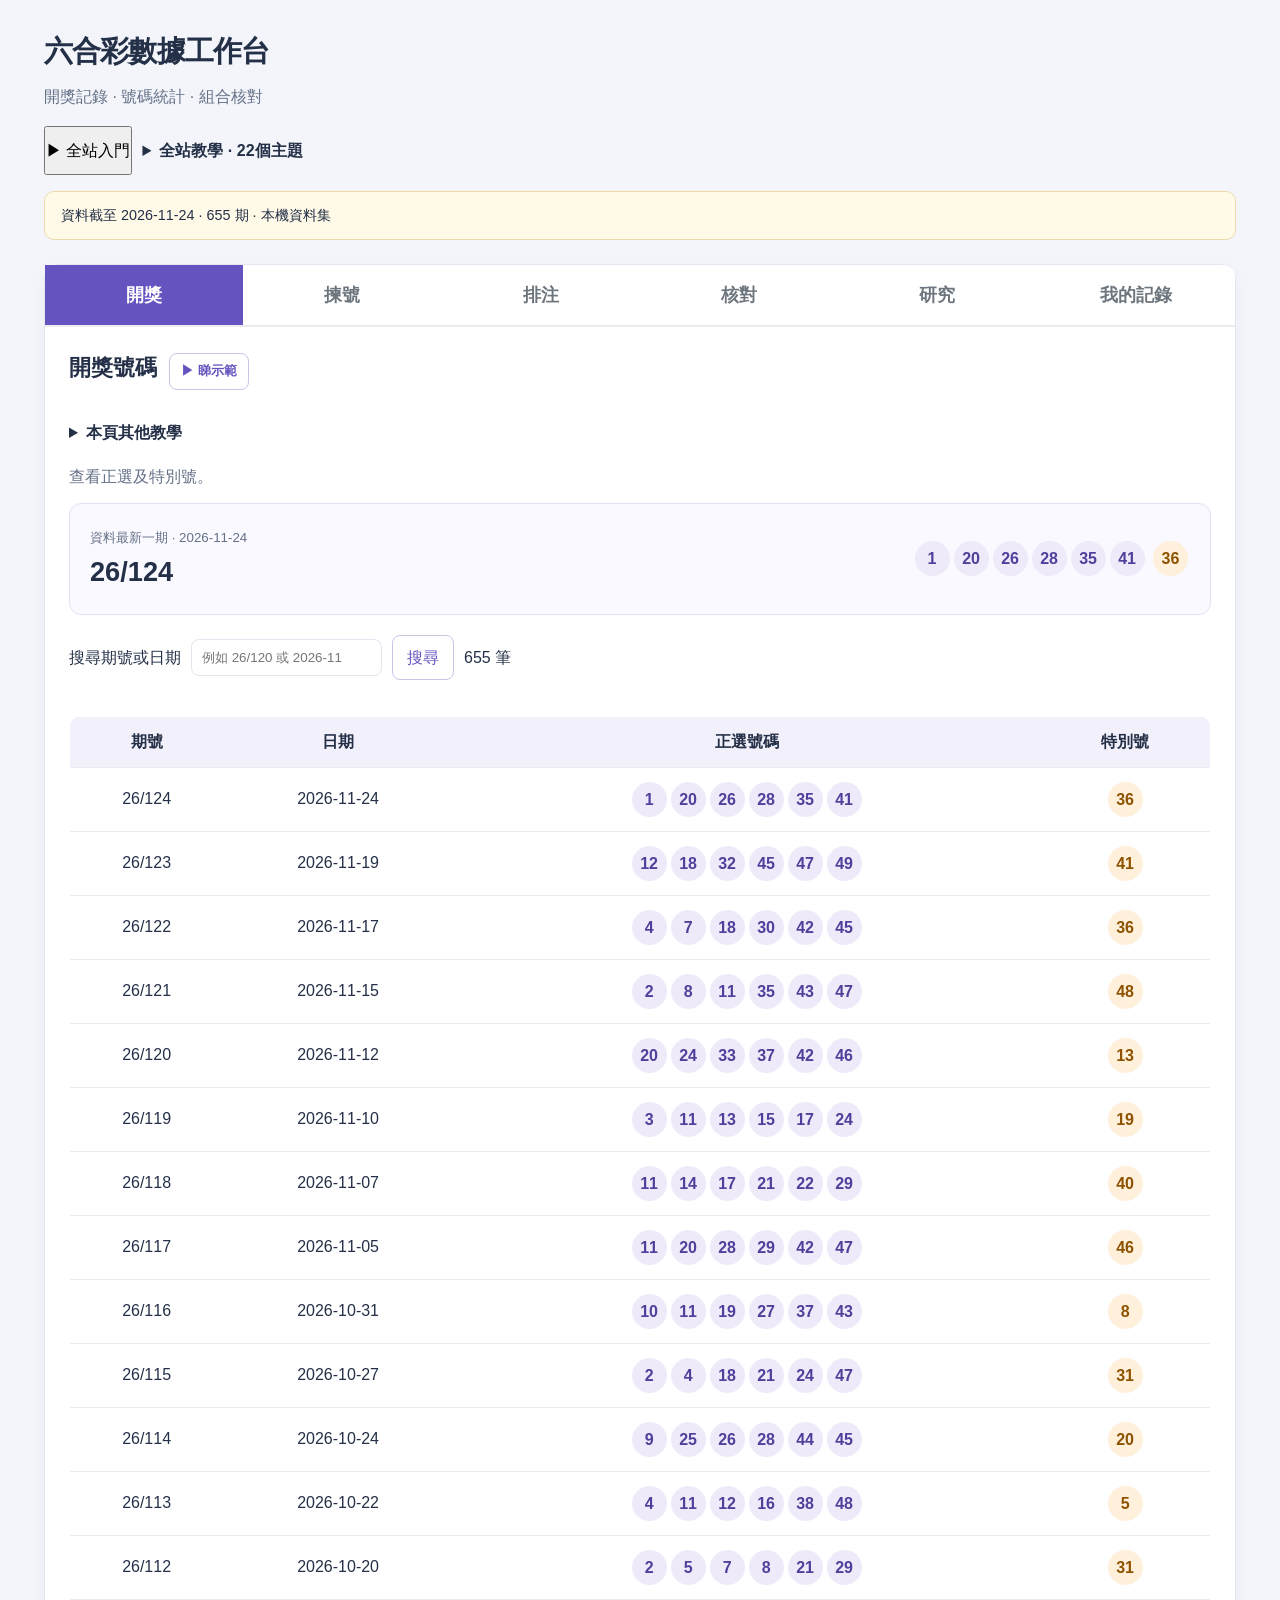
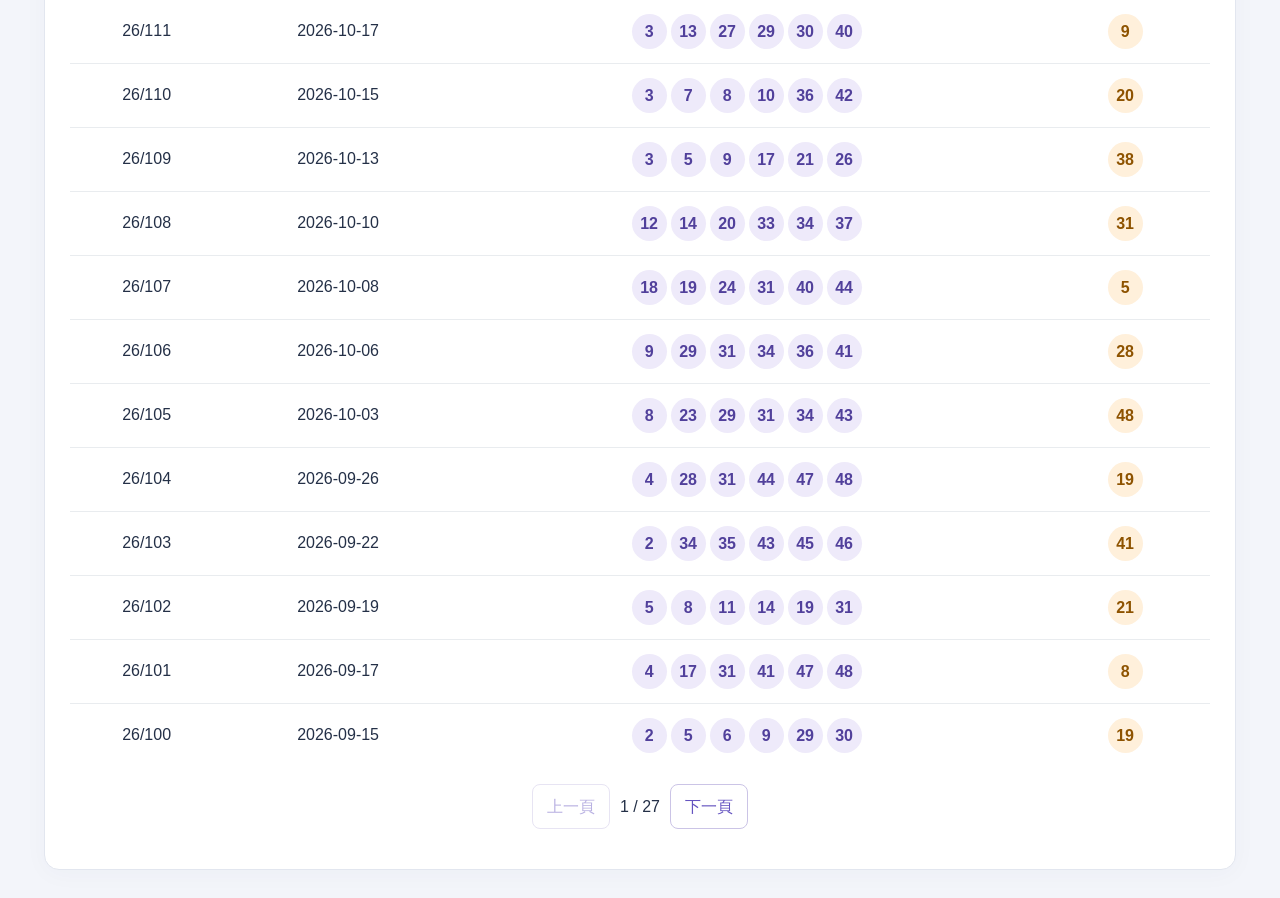
<file: index.html>
<!DOCTYPE html>
<html lang="zh-TW">
<head>
    <meta charset="UTF-8">
    <meta name="viewport" content="width=device-width, initial-scale=1.0">
    <title>六合彩數據工作台</title>
    <link rel="stylesheet" href="assets/base.css?v=20261117-prospective"><link rel="stylesheet" href="assets/ui.css?v=20261127-dynamic-ranks2">
<link rel="stylesheet" href="assets/tutorials.css?v=20261118-mode-layout">
<link rel="stylesheet" href="assets/screen-tutorials.css?v=20261118-screen2">
</head>
<body>
    <div class="container">
        <div class="header">
            <h1>六合彩數據工作台</h1>
            <p>開獎記錄 · 號碼統計 · 組合核對</p>
        </div>

        <div class="tab-container">
            <div class="tab-nav">
                <button class="tab-button active" onclick="switchTab('results')">開獎結果</button>
                <button class="tab-button" onclick="switchTab('statistics')">統計分析</button>
                <button class="tab-button" onclick="switchTab('verification')">核對中獎</button>
            </div>

            <div class="tab-content">
                <!-- 結果標籤頁 -->
                <div id="results" class="tab-pane active">
                    <h2>近期開獎結果</h2>
                    <div id="results-content" class="loading">正在載入開獎數據...</div>
                </div>

                <!-- 統計標籤頁 -->
                <div id="statistics" class="tab-pane">
                    <h2>號碼統計分析</h2>


                    <div class="stats-controls">
                        <div class="range-selection">
                            <div class="range-title">📊 期數範圍選擇</div>

                            <div class="range-inputs">
                                <div class="input-group">
                                    <label class="input-label">最近第幾期起</label>
                                    <input type="number" id="start-period" class="period-input" min="1" max="999" value="1" placeholder="1">
                                </div>

                                <div class="range-separator">至</div>

                                <div class="input-group">
                                    <label class="input-label">最近第幾期止</label>
                                    <input type="number" id="end-period" class="period-input" min="1" max="999" value="100" placeholder="100">
                                </div>
                            </div>

                            <div class="range-info">
                                <span id="period-count">統計期數：100期</span> |
                                <span id="period-range">範圍：第1期 至 第100期</span>
                            </div>

                            <div class="quick-select">
                                <button type="button" class="prev-period-btn" onclick="shiftRangeBackward('stats')">⬅️ 上期</button>
                                <button type="button" class="next-period-btn" onclick="shiftRangeForward('stats')">下期 ➡️</button>
                                <button class="quick-btn" onclick="setQuickRange(1, 10)">近10期</button>
                                <button class="quick-btn" onclick="setQuickRange(1, 20)">近20期</button>
                                <button class="quick-btn" onclick="setQuickRange(1, 30)">近30期</button>
                                <button class="quick-btn" onclick="setQuickRange(1, 50)">近50期</button>
                                <button class="quick-btn" onclick="setQuickRange(1, 75)">近75期</button>
                                <button class="quick-btn" onclick="setQuickRange(1, 100)">近100期</button>
                            </div>
                            <div class="apply-buttons">
                                <button class="apply-btn" onclick="applyRangeSelection()">🔍 應用範圍統計</button>
                                <button id="filter-run" class="apply-btn filter-btn" onclick="filterHighFrequencyNumbers()">🎲 篩選高頻號碼</button>
                            </div>
                        </div>
                        
                        <!-- 高頻號碼篩選結果顯示區域 -->
                        <div id="high-frequency-result" class="high-frequency-result">
                            <div class="hf-flex-container">
                                <!-- 左側：當前篩選結果 -->
                                <div class="hf-panel">
                                    <div class="hf-panel-header">
                                        <h4 class="hf-panel-title">📊 高頻號碼篩選結果</h4>
                                        <div class="hf-mode-inline">
                                            <select id="filter-mode-select" class="filter-mode-select-sm" onchange="updateFilterModeDescription()">
                                                <option value="default">純排名（固定總數，含特別號）</option>
                                                <option value="rank">排名模式（可切冷門，固定總數）</option>
                                                <option value="rank_regular">純排名（只計正選）</option>
                                                <option value="blend">長短期混合（含特別號）</option>
                                                <option value="rank_with_pair">排名＋搭配（固定總數）</option>
                                                <option value="cold_hot_balance">自訂熱／冷排名</option>
                                                <option value="random">純隨機</option>
                                            </select>
                                            <select id="filter-count-select" aria-label="最終篩選號碼數" title="目標號碼總數；自訂熱／冷排名的總數必須相同" class="filter-count-select-sm" onchange="updateFilterModeDescription()">
<option value="6">6個</option>
<option value="7">7個</option>
<option value="8">8個</option>
<option value="9">9個</option>
<option value="10" selected>10個</option>
<option value="11">11個</option>
<option value="12">12個</option>
<option value="13">13個</option>
<option value="14">14個</option>
<option value="15">15個</option>
<option value="16">16個</option>
<option value="17">17個</option>
<option value="18">18個</option>
<option value="19">19個</option>
<option value="20">20個</option>
<option value="21">21個</option>
<option value="22">22個</option>
<option value="23">23個</option>
<option value="24">24個</option>
<option value="25">25個</option>
<option value="26">26個</option>
<option value="27">27個</option>
<option value="28">28個</option>
<option value="29">29個</option>
<option value="30">30個</option>
<option value="31">31個</option>
<option value="32">32個</option>
<option value="33">33個</option>
<option value="34">34個</option>
<option value="35">35個</option>
<option value="36">36個</option>
<option value="37">37個</option>
<option value="38">38個</option>
<option value="39">39個</option>
<option value="40">40個</option>
<option value="41">41個</option>
<option value="42">42個</option>
<option value="43">43個</option>
<option value="44">44個</option>
<option value="45">45個</option>
<option value="46">46個</option>
<option value="47">47個</option>
<option value="48">48個</option>
<option value="49">49個</option>
</select>
                                            <button type="button" id="rank-cold-toggle-btn" class="rank-cold-toggle-btn" style="display:none;" onclick="toggleRankColdComplement()" title="在頻率最高 N 碼與最低 N 碼間切換">切換冷門</button>
                                        </div>
                                    </div>
                                    <div id="blend-controls" hidden><label for="filter-short-periods">混合短期期數</label> <input id="filter-short-periods" type="number" min="1" value="10" onchange="updateFilterModeDescription()"><p class="muted">短期使用所選範圍中最新的幾期；長期使用整個所選範圍。兩邊先按期數換算頻率，再各佔50%；短期亦包含在長期內。例如長期20／短期10，最近10期合計佔75%權重，其餘10期佔25%。</p></div>
                                    <div id="cold-hot-controls" class="cold-hot-controls" hidden>
                                        <p id="filter-rank-transfer-status" class="rank-transfer-notice" role="status" hidden></p>
                                        <div class="rank-range-header"><strong>排名範圍</strong><button id="filter-rank-toggle" type="button" aria-expanded="true" aria-controls="filter-rank-editor" onclick="RankRangesUI.toggle('filter')">收起</button></div>
                                        <p id="filter-rank-collapsed" class="rank-range-collapsed" hidden></p>
                                        <div id="filter-rank-editor" class="rank-range-editor">
                                        <div class="rank-range-line">
                                            <strong id="filter-hot-label">最熱排名</strong><input id="filter-hot-ranges" type="hidden" value="1-5">
                                            <div id="filter-hot-segments" class="rank-range-segments" role="group" aria-labelledby="filter-hot-label"></div>
                                        </div>
                                        <div class="rank-range-line">
                                            <label id="filter-cold-label" class="cold-hot-toggle"><input id="filter-include-cold" type="checkbox" checked onchange="updateBalanceRangeFeedback()"> 最冷排名</label><input id="filter-cold-ranges" type="hidden" value="1-5">
                                            <div id="filter-cold-segments" class="rank-range-segments" role="group" aria-labelledby="filter-cold-label"></div>
                                        </div>
                                        </div>
                                        <div class="rank-range-footer">
                                            <p id="filter-balance-summary" class="cold-hot-summary" role="status" aria-live="polite"></p>
                                            <details class="rank-range-help"><summary>規則</summary><p>＋ 增加範圍，− 刪除範圍。名次限1–49，包含頭尾；總數須等於目標，熱／冷不可撞號。排名包含特別號，同頻時熱榜按號碼由小至大，冷榜為熱榜倒序。</p></details>
                                            <button id="filter-apply-ranges" type="button" onclick="filterHighFrequencyNumbers()">套用</button>
                                        </div>
                                        <p id="cold-hot-error" class="cold-hot-warning" role="alert"></p>
                                    </div>
                                    <div class="hf-filter-info">
                                        <strong>篩選條件：</strong>
                                        <span id="filter-threshold-info" class="hf-highlight-text"></span>
                                    </div>
                                    <div class="hf-result-box">
                                        <strong>符合條件的號碼：</strong>
                                        <span id="filtered-numbers-count" class="hf-highlight-bold"></span>
                                        <div id="filtered-numbers" class="hf-numbers-display"></div>
                                    </div>
                                    <div class="hf-result-box-green">
                                        <strong>驗證期（較新一期）：</strong>
                                        <span id="previous-period-info" class="muted"></span>
                                        <div id="previous-period-numbers" class="hf-numbers-display" aria-live="polite"></div>
                                    </div>
                                    <section class="hf-result-box-green verification-ranks" aria-labelledby="verification-rank-title">
                                        <strong id="verification-rank-title">驗證號碼排名</strong>
                                        <div id="verification-rank-content" aria-live="polite"></div>
                                    </section>
                                    <div class="hf-result-box-green">
                                        <strong>詳細中獎概率</strong>
                                        <div id="probability-panel" class="hf-probability-panel">
                                            <div class="hf-probability-toolbar">
                                                <span class="hf-probability-toolbar-title">候選號碼與抽號模式概率</span>
                                                <button type="button" id="probability-toggle-btn" class="hf-probability-toggle" onclick="toggleProbabilityPanel()" aria-expanded="true" aria-controls="probability-info">收起</button>
                                            </div>
                                            <div id="probability-info" class="hf-probability-info" role="region" aria-label="候選號碼與抽號模式概率"></div>
                                        </div>
                                    </div>
                                    <div class="hf-result-box-purple">
                                        <div class="hf-draw-header">
                                            <strong>抽號模式：</strong>
                                            <select id="draw-mode-select" class="draw-mode-select-sm" onchange="updateDrawModeUI()">
                                                <option value="paired">保留搭配（每注6碼）</option>
                                                <option value="single" selected>單式（每注6個號碼）</option>
                                                <option value="complex">複式（每注7–15個號碼）</option>
                                                <option value="smart">聰明組合</option>
                                                <option value="smartComplex">聰明組合+復式</option>
                                                <option value="banker">膽拖（隨機／手動揀膽腳）</option>
                                                <option value="mandel">Mandel 濃縮法</option>
                                            </select>

<div id="draw-ticket-count-container" class="draw-mode-option"><label for="draw-ticket-count">注數（覆蓋式排法）</label><select id="draw-ticket-count" onchange="refreshRandom6()"><option value="1">1注</option><option value="2">2注</option><option value="3">3注</option><option value="4">4注</option><option value="5">5注</option><option value="6">6注</option><option value="7">7注</option><option value="8">8注</option><option value="9">9注</option><option value="10">10注</option><option value="11">11注</option><option value="12">12注</option><option value="13">13注</option><option value="14">14注</option><option value="15">15注</option><option value="16">16注</option><option value="17">17注</option><option value="18">18注</option><option value="19">19注</option><option value="20">20注</option><option value="21">21注</option><option value="22">22注</option><option value="23">23注</option><option value="24">24注</option><option value="25">25注</option><option value="26">26注</option><option value="27">27注</option><option value="28">28注</option><option value="29">29注</option><option value="30">30注</option></select></div>
                                            <div id="paired-count-container" class="draw-mode-option" style="display:none"><label for="paired-count">保留搭配注數</label><select id="paired-count" onchange="refreshRandom6()"><option>1</option><option>3</option><option selected>5</option><option>10</option></select></div>
                                            <!-- Mandel 模式：號碼數量選擇器 -->
                                            <div id="mandel-draw-count-container" class="draw-mode-option" style="display: none;">
                                                <label>隨機選取號碼數：</label>
                                                <select id="mandel-draw-count-select" onchange="updateDrawModeUI()" class="complex-count-select-sm">
                                                    <option value="7">7個</option>
                                                    <option value="8">8個</option>
                                                    <option value="9">9個</option>
                                                    <option value="10" selected>10個</option>
                                                    <option value="11">11個</option>
                                                    <option value="12">12個</option>
                                                    <option value="13">13個</option>
                                                    <option value="14">14個</option>
                                                    <option value="15">15個</option>
                                                </select>
                                                <label class="mandel-advanced-option"><input type="checkbox" id="mandel-draw-advanced" onchange="onStatsMandelAdvancedChange()">進階版：剔除同區段4碼或以上的注碼</label>
                                                <details class="mandel-help"><summary>Mandel 係咩？用10碼做例子</summary><p>這個功能把已選號碼組成較少的六碼注數。所選的10碼全買複式是210注；本程式標準濃縮版生成56注。</p><p>標準版讓池內<strong>每一組5個號碼</strong>至少出現在一注內。所以選號池有至少5個正選時，至少一注會中5個正選或更多；不保證中6個，也不會令號碼池更容易選中開獎號碼。</p><p>進階版會再刪去含4個或以上同區段號碼的整注，因此注數更少，但原有五碼覆蓋保證不再適用。節省注數不等於提高中獎率或保證回本。</p></details>
                                                <small>統計頁從篩選結果抽取指定碼數；「核對中獎」的Mandel模式亦可手動揀號。</small>
                                            </div>

                                            <!-- 復式模式：數量選擇器 -->
                                            <div id="complex-count-container" class="draw-mode-option" style="display: none;">
                                                <label>號碼數量：</label>
                                                <select id="complex-count-select" class="complex-count-select-sm" onchange="onComplexCountChange()">
                                                    <option value="7">7個</option>
                                                    <option value="8">8個</option>
                                                    <option value="9">9個</option>
                                                    <option value="10">10個</option>
                                                    <option value="11">11個</option>
                                                    <option value="12">12個</option>
                                                    <option value="13">13個</option>
                                                    <option value="14">14個</option>
                                                    <option value="15">15個</option>
                                                </select>
                                            </div>
                                            
                                            <!-- 聰明組合模式：核心號碼選項 -->
                                            <div id="smart-core-container" class="draw-mode-option" style="display: none;">
                                                <label class="core-checkbox-label">
                                                    <input type="checkbox" id="smart-core-checkbox" onchange="updateSmartCoreUI()">
                                                    核心號碼
                                                </label>
                                                <select id="smart-core-number" class="smart-core-select-sm" style="display: none;" onchange="onSmartCoreNumberChange()">
                                                    <!-- 選項會根據高頻號碼動態生成 -->
                                                </select>
                                            </div>
                                            
                                            <!-- 聰明組合+復式模式：號碼數量選項 -->
                                            <div id="smart-complex-container" class="draw-mode-option" style="display: none;">
                                                <label>每注號碼數：</label>
                                                <select id="smart-complex-count-select" class="complex-count-select-sm" onchange="onSmartComplexCountChange()">
                                                    <option value="7">7個</option>
                                                    <option value="8">8個</option>
                                                    <option value="9">9個</option>
                                                    <option value="10">10個</option>
                                                </select>
                                            </div>
                                            
                                            <!-- 隨機注數選項 -->
                                            <div id="random-bet-container" class="draw-mode-option">
                                                <label class="core-checkbox-label random-bet-label">
                                                    <input type="checkbox" id="random-bet-checkbox" onchange="onRandomBetChange()">
                                                    隨機注數
                                                </label>
                                            </div>
                                        </div>

                                        <div class="draw-repeat-control">
                                            <span>每局隨機</span>
                                            <label class="draw-repeat-switch" for="draw-repeat-switch">
                                                <input type="checkbox" id="draw-repeat-switch" role="switch" aria-label="固定買法" aria-describedby="draw-repeat-help" onchange="onDrawRepeatChange()">
                                                <span class="draw-repeat-track" aria-hidden="true"></span>
                                            </label>
                                            <span>固定買法</span>
                                            <strong id="draw-repeat-label" aria-live="polite">每局隨機</strong>
                                            <p id="draw-repeat-help">每次篩選重新排注；膽拖會按指定數量重新隨機揀膽／腳。</p>
                                        </div>

                                        <div id="banker-draw-container" class="banker-picker" style="display:none">
                                            <h4>點選號碼做膽／腳</h4>
                                            <div class="banker-targets">
                                                <label for="banker-draw-count">想揀幾個膽 <select id="banker-draw-count" onchange="onStatsBankerTargetsChange()"><option>1</option><option selected>2</option><option>3</option><option>4</option><option>5</option></select></label>
                                                <label for="runner-draw-count">想揀幾個腳 <input id="runner-draw-count" type="number" min="1" max="48" value="8" step="1" onchange="onStatsBankerTargetsChange()"></label>
                                            </div>
                                            <div class="banker-role-controls" role="group" aria-label="點選號碼的用途">
                                                <button type="button" id="stats-pick-banker" aria-pressed="true" onclick="setStatsBankerRole('bankers')">揀膽 <span id="stats-banker-progress">0 / 2</span></button>
                                                <button type="button" id="stats-pick-runner" aria-pressed="false" onclick="setStatsBankerRole('runners')">揀腳 <span id="stats-runner-progress">0 / 8</span></button>
                                            </div>
                                            <p id="stats-banker-hint" class="banker-picker-hint"></p>
                                            <div id="stats-banker-grid" class="banker-picker-grid" role="group" aria-label="篩選號碼池，選取膽碼或腳碼"></div>
                                            <div id="stats-banker-selected" class="banker-selected-summary"></div>
                                            <div class="banker-picker-shortcuts">
                                                <button type="button" onclick="fillStatsBankerRandom()">隨機補齊</button>
                                                <button type="button" onclick="useRemainingStatsRunners()">其餘全做腳</button>
                                                <button type="button" onclick="clearStatsBankerDraft()">清除全部</button>
                                            </div>
                                            <p id="stats-banker-status" role="status" aria-live="polite"></p>
                                            <button type="button" id="stats-banker-generate" class="banker-generate" onclick="generateStatsBanker()" disabled>生成膽拖並保存</button>
                                            <small>每注固定所有膽碼，再從腳碼選滿6碼。紫色「膽」、綠色「腳」；未選號碼不會加入。</small>
                                        </div>

                                        <div class="hf-draw-result-label">
                                            <strong id="draw-result-title">隨機抽取 6 個號碼：</strong>
                                        </div>
                                        <div id="random-6-numbers" class="hf-random-numbers"></div>
                                        <button id="refresh-draw-btn" onclick="refreshRandom6()" class="hf-refresh-btn">🔄 重新隨機抽取</button>
                                    </div>
                                </div>
                                
                                <!-- 右側：歷史記錄 -->
                                <div class="hf-panel">
                                    <div class="hf-history-header">
                                        <h4 class="hf-history-title">📜 篩選歷史記錄</h4>
                                        <button onclick="clearFilterHistory()" class="hf-clear-btn">清除歷史</button>
                                    </div>
                                    <div id="filter-history" class="hf-history-list" tabindex="-1" aria-label="篩選歷史記錄">
                                        <p class="hf-empty-message">尚無篩選記錄</p>
                                    </div>
                                    
                                    <!-- 歷史高頻號碼 -->
                                    <div class="hf-highlight-box">
                                        <h4 class="hf-highlight-header">
                                            <span class="hf-highlight-icon">🔥</span>
                                            歷史高頻號碼
                                        </h4>
                                        <div id="historical-high-frequency" class="hf-highlight-content">
                                            <p class="hf-empty-message">尚無歷史數據</p>
                                        </div>
                                    </div>
                                </div>
                            </div>
                        </div>
                    </div>
                    <section id="rank-occurrence-study" class="frequency-study rank-occurrence-study" aria-labelledby="rank-occurrence-title">
                        <h3 id="rank-occurrence-title" data-taught="1">排名出現統計</h3>
                        <p data-concise="1">逐期累加開出名次，再按出現次數排榜。例如「最熱第23名」出現最多次，就排在最熱榜第1位。</p>
                        <form id="rank-occurrence-settings" class="frequency-controls" onsubmit="RankOccurrenceUI.run(event)">
                            <div class="frequency-fields">
                                <strong>統計驗證範圍</strong>
                                <label for="rank-occurrence-validation-start">最近第 <input id="rank-occurrence-validation-start" type="number" min="1" step="1" value="1" required> 期</label>
                                <label for="rank-occurrence-validation-end">至第 <input id="rank-occurrence-validation-end" type="number" min="1" step="1" value="100" required> 期</label>
                                <strong id="rank-occurrence-period-count" role="status" aria-live="polite"></strong>
                                <span class="muted">第1期＝資料最新一期</span>
                            </div>
                            <div class="frequency-fields rank-occurrence-options">
                                <label for="rank-occurrence-lookback">每次排名用較舊 <input id="rank-occurrence-lookback" type="number" min="1" step="1" value="10" required> 期資料</label>
                            </div>
                            <div class="frequency-fields rank-occurrence-options">
                                <label for="rank-occurrence-mode">排名依據 <select id="rank-occurrence-mode"><option value="rank">頻率（含特別號）</option><option value="rank_regular">頻率（只計正選）</option><option value="blend">長短期混合（含特別號）</option></select></label>
                                <label for="rank-occurrence-target">統計對象 <select id="rank-occurrence-target"><option value="all">正選＋特別號</option><option value="regular">只計正選</option><option value="special">只計特別號</option></select></label>
                                <label id="rank-occurrence-blend" for="rank-occurrence-short" hidden>混合短期 <input id="rank-occurrence-short" type="number" min="1" step="1" value="10"> 期</label>
                            </div>
                            <p id="rank-occurrence-window" class="muted"></p>
                            <button id="rank-occurrence-run" type="submit">統計排名出現次數</button>
                            <p id="rank-occurrence-error" class="cold-hot-warning" role="alert" hidden></p>
                        </form>
                        <p id="rank-occurrence-status" class="muted" role="status" aria-live="polite"></p>
                        <div id="rank-occurrence-results" hidden>
                            <div class="frequency-toolbar"><strong id="rank-occurrence-summary" aria-live="polite"></strong><button id="rank-occurrence-export" type="button" onclick="RankOccurrenceUI.exportCSV()" disabled>匯出 CSV</button></div>
                            <p id="rank-occurrence-basis" class="muted"></p>
                            <p id="rank-occurrence-dates" class="muted"></p>
                            <p class="frequency-rule" data-concise="1">每期只用較舊資料計排名。兩榜按出現次數由多至少排；同次數按原名次由小至大排。冷名次＝50−熱名次。</p>
                            <div class="rank-occurrence-transfer">
                                <div class="frequency-fields"><label for="rank-occurrence-take-count">最熱出現榜：採用榜首 <input id="rank-occurrence-take-count" type="number" min="6" max="49" step="1" value="14" oninput="RankOccurrenceUI.transferFeedback()"> 個名次</label><label for="rank-occurrence-destination">套入位置 <select id="rank-occurrence-destination" onchange="RankOccurrenceUI.transferFeedback()"><option value="filter">揀號</option><option value="rolling">逐期驗證</option></select></label><button id="rank-occurrence-transfer" type="button" onclick="RankOccurrenceUI.applyHot()">一鍵套入揀號</button></div>
                                <p id="rank-occurrence-transfer-preview" aria-live="polite"></p>
                                <p id="rank-occurrence-transfer-note" class="muted"></p>
                                <p id="rank-occurrence-transfer-error" class="cold-hot-warning" role="alert" hidden></p>
                            </div>
                            <div id="rank-occurrence-boards" class="rank-occurrence-boards"></div>
                            <details><summary>逐期名次明細</summary><div id="rank-occurrence-detail" class="frequency-scroll rank-occurrence-detail" role="region" aria-label="逐期開出名次" tabindex="0"></div></details>
                        </div>
                    </section>
                    <section id="frequency-study" class="frequency-study" aria-labelledby="frequency-title">
                        <h3 id="frequency-title" data-taught="1">號碼熱／冷排名</h3>
                        <p>查看指定期數內，全部 49 個號碼的出現次數及熱／冷名次。</p>
                        <form class="frequency-controls" onsubmit="FrequencyStudyUI.run(event)">
                            <div class="frequency-fields">
                                <label for="frequency-start">最近第 <input id="frequency-start" type="number" min="1" step="1" value="1" required> 期</label>
                                <label for="frequency-end">至第 <input id="frequency-end" type="number" min="1" step="1" value="100" required> 期</label>
                                <label for="frequency-basis">統計 <select id="frequency-basis"><option value="all">正選＋特別號</option><option value="regular">只計正選</option></select></label>
                                <button id="frequency-run" type="submit">更新排名</button>
                            </div>
                            <div class="frequency-presets" role="group" aria-label="快速選擇最近期數">
                                <span>最近</span><button type="button" onclick="FrequencyStudyUI.preset(10)">10期</button><button type="button" onclick="FrequencyStudyUI.preset(30)">30期</button><button type="button" onclick="FrequencyStudyUI.preset(50)">50期</button><button type="button" onclick="FrequencyStudyUI.preset(100)">100期</button><button type="button" onclick="FrequencyStudyUI.preset(lotteryData.length)">全部</button>
                                <span class="muted">第1期＝資料最新一期</span>
                            </div>
                            <p id="frequency-error" class="cold-hot-warning" role="alert" hidden></p>
                        </form>
                        <p id="frequency-status" class="muted" role="status" aria-live="polite"></p>
                        <div id="frequency-results" hidden>
                            <p id="frequency-summary" class="frequency-summary" aria-live="polite"></p>
                            <p id="frequency-dates" class="muted"></p>
                            <div class="frequency-toolbar">
                                <label for="frequency-order">清單排序 <select id="frequency-order" onchange="FrequencyStudyUI.render()"><option value="hot">最熱第1名起</option><option value="cold">最冷第1名起</option><option value="number">號碼由小至大</option></select></label>
                                <button id="frequency-export" type="button" onclick="FrequencyStudyUI.exportCSV()" disabled>匯出 CSV</button>
                            </div>
                            <p class="frequency-rule">同次數按號碼由小至大排熱榜；冷榜倒序（冷＝50−熱）。0次亦列入排名。</p>
                            <div id="frequency-table" class="frequency-scroll" role="region" aria-label="49個號碼熱冷排名清單" tabindex="0"></div>
                        </div>
                    </section>
                    <section id="rolling-study" class="rolling-study" aria-labelledby="rolling-title">
                        <h3 id="rolling-title" data-taught="1">逐期驗證</h3>
                        <p data-concise="1">用指定期數範圍選出候選號碼，核對緊接較新一期，再逐期往舊推，統計每種篩選方式的歷史命中比例。</p>
                        <fieldset id="rolling-settings">
                            <legend>選號及驗證設定</legend>
                            <p><button id="rolling-dynamic-preset" type="button" onclick="RollingStudyUI.useDynamicRanks()">設定100期動態驗證（16個號碼）</button></p>
                            <div class="rolling-settings-grid">
                                <label>首次資料：最近第幾期起<input id="rolling-start" type="number" min="2" step="1" value="2"></label>
                                <label>首次資料：最近第幾期止<input id="rolling-end" type="number" min="2" step="1" value="101"></label>
                                <label>每次目標號碼數<input id="rolling-count" type="number" min="6" max="49" step="1" value="14"></label>
                                <label>逐期驗證幾期<input id="rolling-periods" type="number" min="1" step="1" value="100"></label>
                            </div>
                            <p id="rolling-range-note" class="muted" aria-live="polite"></p>
                            <fieldset class="rolling-methods">
                                <legend>篩選方式（可同時比較）</legend>
                                <label><input id="rolling-method-rank" type="checkbox" checked> 排名模式（熱門）</label>
                                <label><input id="rolling-method-rank_cold" type="checkbox" checked> 排名模式（冷門）</label>
                                <label><input id="rolling-method-rank_regular" type="checkbox" checked> 純排名（只計正選）</label>
                                <label><input id="rolling-method-blend" type="checkbox" checked> 長短期混合</label>
                                <label><input id="rolling-method-rank_with_pair" type="checkbox" checked> 排名＋搭配</label>
                                <label><input id="rolling-method-cold_hot_balance" type="checkbox" checked> 自訂熱／冷排名</label>
                                <label><input id="rolling-method-rank_occurrence" type="checkbox"> 動態排名（每期重選名次）</label>
                                <label><input id="rolling-method-random" type="checkbox" checked> 純隨機</label>
                            </fieldset>
                            <div id="rolling-dynamic-controls" class="rolling-option" hidden>
                                <label>每次號碼排名用較舊 <input id="rolling-rank-lookback" type="number" min="1" step="1" value="100"> 期</label>
                                <p id="rolling-dynamic-note" class="muted" aria-live="polite"></p>
                                <details class="rank-range-help"><summary>每期如何重選名次</summary><p>上方「首次資料」是用來學習名次的開獎期範圍。每個學習期先用它之前的資料計號碼排名，再累加正選及特別號開出的熱名次，取出現次數最高的指定數量名次；同次數按名次由小至大。最後用驗證期之前的資料重新排號碼，按本期選出的名次揀號。每驗證一期，兩層資料都往舊推一期，驗證期及較新資料不會參與該期選號。</p></details>
                                <p id="rolling-dynamic-error" class="cold-hot-warning" role="alert" hidden></p>
                            </div>
                            <div id="rolling-blend-controls" class="rolling-option"><label>混合短期期數 <input id="rolling-short" type="number" min="1" step="1" value="10"></label><p class="muted">使用所選範圍中最新幾期，與整個範圍各佔50%權重。</p></div>
                            <div id="rolling-balance-controls" class="cold-hot-controls">
                                <p id="rolling-rank-transfer-status" class="rank-transfer-notice" role="status" hidden></p>
                                <div class="rank-range-header"><strong>排名範圍</strong><button id="rolling-rank-toggle" type="button" aria-expanded="true" aria-controls="rolling-rank-editor" onclick="RankRangesUI.toggle('rolling')">收起</button></div>
                                <p id="rolling-rank-collapsed" class="rank-range-collapsed" hidden></p>
                                <div id="rolling-rank-editor" class="rank-range-editor">
                                <div class="rank-range-line">
                                    <strong id="rolling-hot-label">最熱排名</strong><input id="rolling-hot-ranges" type="hidden" value="1-7">
                                    <div id="rolling-hot-segments" class="rank-range-segments" role="group" aria-labelledby="rolling-hot-label"></div>
                                </div>
                                <div class="rank-range-line">
                                    <label id="rolling-cold-label" class="cold-hot-toggle"><input id="rolling-include-cold" type="checkbox" checked> 最冷排名</label><input id="rolling-cold-ranges" type="hidden" value="1-7">
                                    <div id="rolling-cold-segments" class="rank-range-segments" role="group" aria-labelledby="rolling-cold-label"></div>
                                </div>
                                </div>
                                <div class="rank-range-footer">
                                    <p id="rolling-balance-summary" class="cold-hot-summary" role="status" aria-live="polite"></p>
                                    <details class="rank-range-help"><summary>規則</summary><p>＋ 增加範圍，− 刪除範圍。名次限1–49，包含頭尾；總數須等於目標，熱／冷不可撞號。排名包含特別號，同頻時熱榜按號碼由小至大，冷榜為熱榜倒序。</p></details>
                                    
                                </div>
                                <p id="rolling-balance-error" class="cold-hot-warning" role="alert" hidden></p>
                            </div>
                            <details class="rank-range-help"><summary>排名及隨機規則</summary><p>除「只計正選」外，排名均包含特別號。最熱／最冷第1名分別為出現最多／最少。同頻時熱榜按號碼由小至大，冷榜為熱榜倒序；最冷排名＝50 − 最熱排名。純隨機每期抽一次；相同資料及設定可重現結果。</p></details>
                        </fieldset>
                        <div class="search-row"><button id="rolling-run" onclick="RollingStudyUI.run()">開始逐期驗證</button><button id="rolling-cancel" onclick="RollingStudyUI.cancel()" hidden>取消</button><button id="rolling-export" onclick="RollingStudyUI.exportCSV()" disabled>匯出明細、機率及間隔 CSV</button></div>
                        <p id="rolling-status" role="status" aria-live="polite"></p>
                        <div id="rolling-results"></div>
                    </section>
                    <div id="stats-content" class="loading">正在載入統計數據...</div>
                </div>

                <!-- 核對中獎標籤頁 -->
                <div id="verification" class="tab-pane">
                    <h2>核對中獎</h2>
                    <div class="d-flex" style="gap: 2rem; display: flex; justify-content: center;">
                        <!-- 投注號碼選擇區域 -->
                        <div class="number-selection-container">
                            <h3 class="section-heading">🎯 投注號碼選擇</h3>

                            <!-- 投注模式切換 -->
                            <div class="betting-mode-tabs">
                                <button class="mode-tab active" onclick="switchBettingMode('complex')">單式／複式投注</button>
                                <button class="mode-tab" onclick="switchBettingMode('banker')">膽拖投注</button>
                                <button class="mode-tab" onclick="switchBettingMode('mandel')">Mandel 濃縮法</button>
                                <button id="history-mode-tab" class="mode-tab hidden" onclick="switchBettingMode('groups')">歷史注碼</button>
                            </div>
                            <div id="groups-betting-mode" class="betting-mode-content hidden">
                                <h4 id="history-bet-title"></h4>
                                <p>已載入歷史保存的逐組注碼，使用號碼詳列於下方核對結果。更改期數範圍即可再次核對。</p>
                                <p id="history-bet-count"></p>
                                <button onclick="clearHistoryBet()">清除已載入注碼</button>
                            </div>

                            <!-- 複式投注模式 -->
                            <div id="complex-betting-mode" class="betting-mode-content">
                                <!-- 號碼選擇狀態 -->
                                <div class="selection-status">
                                    <div class="random-controls">
                                        <select id="bet-count-select" class="count-select">
                                            <option value="6">6 個</option>
                                            <option value="7">7 個</option>
                                            <option value="8">8 個</option>
                                            <option value="9">9 個</option>
                                            <option value="10" selected>10 個</option>
                                            <option value="11">11 個</option>
                                            <option value="12">12 個</option>
                                            <option value="13">13 個</option>
                                            <option value="14">14 個</option>
                                            <option value="15">15 個</option>
                                            <option value="16">16 個</option>
                                            <option value="17">17 個</option>
                                            <option value="18">18 個</option>
                                            <option value="19">19 個</option>
                                            <option value="20">20 個</option>
                                        </select>
                                        <button onclick="complexRandomSelect()" class="random-btn">隨機號碼</button>
                                        <button id="clear-complex-selection" onclick="clearComplexSelection()">清除全部</button>
                                    </div>
                                    <span id="selected-count">已選擇：0個號碼</span>
                                    <span id="combination-count">可組合：0注</span>
                                </div>

                                <!-- 號碼表格 -->
                                <div class="number-grid" id="number-grid">
                                    <!-- 1-49的號碼將由JavaScript動態生成 -->
                                </div>
                            </div>

                            <!-- 膽腳投注模式 -->
                            <div id="banker-betting-mode" class="betting-mode-content hidden">
                                <!-- 膽腳投注狀態 -->
                                <div class="banker-selection-status">
                                    <span id="banker-count">膽碼：0個</span>
                                    <span id="runner-count">腳碼：0個</span>
                                    <span id="banker-combination-count">總組合：0注</span>
                                    <button id="clear-banker-selection" onclick="clearBankerSelection()">清除全部膽／腳</button>
                                </div>

                                <!-- 膽碼選擇區 -->
                                <div class="banker-section">
                                    <div class="d-flex align-items-center mx-auto justify-content-center">
                                        <h4 class="section-title">膽碼選擇（1-5個號碼）</h4>
                                        <div class="random-controls" style="justify-content:center;margin-bottom:12px;">
                                            <select id="banker-count-select" class="count-select">
                                                <option value="1">1 個</option>
                                                <option value="2" selected>2 個</option>
                                                <option value="3">3 個</option>
                                                <option value="4">4 個</option>
                                                <option value="5">5 個</option>
                                            </select>
                                            <button onclick="bankerRandomSelect()" class="random-btn">隨機號碼</button>
                                        </div>
                                    </div>
                                    <div class="number-grid banker-grid" id="banker-grid">
                                        <!-- 1-49的號碼將由JavaScript動態生成 -->
                                    </div>
                                </div>

                                <!-- 腳碼選擇區 -->
                                <div class="runner-section">

                                    <div class="d-flex align-items-center mx-auto justify-content-center">
                                        <h4 class="section-title">腳碼選擇（至少1個號碼）</h4>
                                        <div class="random-controls" style="justify-content:center;margin-bottom:12px;">
                                            <select id="runner-count-select" class="count-select">
                                                <option value="1">1 個</option>
                                                <option value="2">2 個</option>
                                                <option value="3">3 個</option>
                                                <option value="4">4 個</option>
                                                <option value="5">5 個</option>
                                                <option value="6">6 個</option>
                                                <option value="7">7 個</option>
                                                <option value="8" selected>8 個</option>
                                                <option value="9">9 個</option>
                                                <option value="10">10 個</option>
                                                <option value="11">11 個</option>
                                                <option value="12">12 個</option>
                                                <option value="13">13 個</option>
                                                <option value="14">14 個</option>
                                                                                            <option value="15">15 個</option>
                                                <option value="16">16 個</option>
                                                <option value="17">17 個</option>
                                                <option value="18">18 個</option>
                                                <option value="19">19 個</option>
                                                <option value="20">20 個</option>
                                                <option value="21">21 個</option>
                                                <option value="22">22 個</option>
                                                <option value="23">23 個</option>
                                                <option value="24">24 個</option>
                                                <option value="25">25 個</option>
                                                <option value="26">26 個</option>
                                                <option value="27">27 個</option>
                                                <option value="28">28 個</option>
                                                <option value="29">29 個</option>
                                                <option value="30">30 個</option>
                                                <option value="31">31 個</option>
                                                <option value="32">32 個</option>
                                                <option value="33">33 個</option>
                                                <option value="34">34 個</option>
                                                <option value="35">35 個</option>
                                                <option value="36">36 個</option>
                                                <option value="37">37 個</option>
                                                <option value="38">38 個</option>
                                                <option value="39">39 個</option>
                                                <option value="40">40 個</option>
                                                <option value="41">41 個</option>
                                                <option value="42">42 個</option>
                                                <option value="43">43 個</option>
                                                <option value="44">44 個</option>
                                                <option value="45">45 個</option>
                                                <option value="46">46 個</option>
                                                <option value="47">47 個</option>
                                                <option value="48">48 個</option>
</select>
                                            <button onclick="runnerRandomSelect()" class="random-btn">隨機號碼</button>
                                        </div>
                                    </div>
                                    <div class="number-grid runner-grid" id="runner-grid">
                                        <!-- 1-49的號碼將由JavaScript動態生成 -->
                                    </div>
                                </div>
                            </div>

                            <!-- Mandel 濃縮法模式 -->
                            <div id="mandel-betting-mode" class="betting-mode-content hidden">
                                <p class="mandel-description">
                                    Mandel 覆蓋設計法：標準版覆蓋所有五元組；進階版再按同區段規則剔除注碼，不再保證完整覆蓋。
                                </p>

                                <details class="mandel-help"><summary>Mandel 係咩？用10碼做例子</summary><p>這個功能把已選號碼組成較少的六碼注數。所選的10碼全買複式是210注；本程式標準濃縮版生成56注。</p><p>標準版讓池內<strong>每一組5個號碼</strong>至少出現在一注內。所以選號池有至少5個正選時，至少一注會中5個正選或更多；不保證中6個，也不會令號碼池更容易選中開獎號碼。</p><p>進階版會再刪去含4個或以上同區段號碼的整注，因此注數更少，但原有五碼覆蓋保證不再適用。節省注數不等於提高中獎率或保證回本。</p></details>

                                <!-- v 值選擇器 -->
                                <div class="mandel-v-selector">
                                    <label class="mandel-v-label">選擇號碼數量：</label>
                                    <select id="mandel-v-select" class="mandel-v-select" onchange="onMandelVChange()">
                                        <option value="7">7 個</option>
                                        <option value="8">8 個</option>
                                        <option value="9">9 個</option>
                                        <option value="10">10 個</option>
                                        <option value="11">11 個</option>
                                        <option value="12">12 個</option>
                                        <option value="13">13 個</option>
                                        <option value="14">14 個</option>
                                        <option value="15" selected>15 個</option>
                                        <option value="16">16 個</option>
                                        <option value="17">17 個</option>
                                        <option value="18">18 個</option>
                                    </select>
                                    <span id="mandel-estimate" class="mandel-estimate-badge">本版演算法 726 注 · $7,260</span>
                                </div>

                                <label class="mandel-advanced-option"><input type="checkbox" id="mandel-advanced" onchange="onMandelAdvancedChange()">進階版：剔除同區段4碼或以上的注碼</label>
                                <p class="muted">區段為1–9、10–19、20–29、30–39、40–49。例如一注包含1、2、3、4便剔除；過濾後不再保證五元組覆蓋。</p>

                                <!-- 號碼選擇狀態 -->
                                <div class="mandel-selector-header" style="margin-bottom:10px;">
                                    <span id="mandel-count" class="mandel-count">已選：0 / 15</span>
                                </div>

                                <!-- 號碼網格 -->
                                <div id="mandel-grid" class="number-grid"></div>

                                <!-- 操作按鈕 -->
                                <div class="mandel-actions">
                                    <button onclick="mandelRankFill()" class="mandel-btn mandel-btn-secondary">排名號碼</button>
                                    <button onclick="mandelQuickRandom()" class="mandel-btn mandel-btn-secondary">隨機選號</button>
                                    <button onclick="mandelClearAll()" class="mandel-btn mandel-btn-secondary">清除全部</button>
                                    <button id="mandel-generate-btn" onclick="mandelGenerate()" class="mandel-btn mandel-btn-primary" disabled>生成濃縮組合</button>
                                </div>

                                <!-- 計算進度 -->
                                <div id="mandel-progress" class="mandel-progress" style="display:none;">
                                    <div class="mandel-progress-text">正在計算覆蓋設計...</div>
                                    <div class="mandel-progress-bar-outer">
                                        <div id="mandel-progress-bar" class="mandel-progress-bar-inner" style="width:0%"></div>
                                    </div>
                                </div>

                                <!-- 結果摘要 -->
                                <div id="mandel-results" class="mandel-results" style="display:none;">
                                    <div class="mandel-stats-row">
                                        <div class="mandel-stat-card">
                                            <div class="mandel-stat-value" id="mandel-total-bets">0</div>
                                            <div class="mandel-stat-label">總注數</div>
                                        </div>
                                        <div class="mandel-stat-card">
                                            <div class="mandel-stat-value" id="mandel-total-cost">$0</div>
                                            <div class="mandel-stat-label">總成本（每注$10）</div>
                                        </div>
                                        <div class="mandel-stat-card">
                                            <div class="mandel-stat-value" id="mandel-full-cost">$0</div>
                                            <div class="mandel-stat-label">全買成本</div>
                                        </div>
                                        <div class="mandel-stat-card">
                                            <div class="mandel-stat-value" id="mandel-saving">0%</div>
                                            <div class="mandel-stat-label">節省比例</div>
                                        </div>
                                    </div>

                                    <div id="mandel-filter-summary" aria-live="polite"></div>
                                    <div id="mandel-guarantee" class="mandel-guarantee-box">
                                        <h3>覆蓋保證</h3>
                                        <p>如果你選的號碼池包含<strong>至少5個開獎正選號碼</strong>：</p>
                                        <ul>
                                            <li>至少 <strong>1 注</strong> 中 5 個或以上正選號碼（三獎或更高獎項）</li>
                                            <li>其他獎項及注數按實際組合核對，沒有固定保證</li>
                                        </ul>
                                        <p style="margin-top:8px;font-size:0.85em;color:#e67e22;">⚠ 此設計不保證頭獎（中6個）或二獎（中5個+特別號），僅保證至少三獎。</p>
                                        <p class="mandel-prob-note" id="mandel-prob-note">
                                            6 個開獎號碼全落在 15 個之中的機率：≈ 0.036%（約 1/2,794）
                                        </p>
                                    </div>

                                    <!-- 組合列表（預設收合） -->
                                    <div class="mandel-combos-header">
                                        <h3>組合列表 <span id="mandel-combo-count-label"></span></h3>
                                        <div>
                                            <button onclick="mandelToggleSection()" class="mandel-btn mandel-btn-secondary" id="mandel-section-toggle-btn">隱藏</button>
                                            <button onclick="mandelToggleCombos()" class="mandel-btn mandel-btn-secondary" id="mandel-toggle-btn">展開全部</button>
                                            <button onclick="mandelExport()" class="mandel-btn mandel-btn-secondary">匯出 CSV</button>
                                        </div>
                                    </div>
                                    <div id="mandel-combos-section">
                                    <div id="mandel-combos-preview"></div>
                                    <div class="mandel-combos-scroll" id="mandel-combos-full" style="display:none;">
                                        <table class="mandel-table">
                                            <thead>
                                                <tr><th>#</th><th>號碼組合</th></tr>
                                            </thead>
                                            <tbody id="mandel-combos-body"></tbody>
                                        </table>
                                    </div>
                                    </div>
                                </div>

                                <!-- 原理說明（折疊） -->
                                <details class="mandel-info-box" style="margin-top:15px;">
                                    <summary style="cursor:pointer;font-weight:700;color:#333;">原理說明</summary>
                                    <ul style="margin-top:10px;">
                                        <li>這是數學上的<strong>覆蓋設計 C(v, 6, 5)</strong></li>
                                        <li>從 v 個號碼中，所有 5 個一組的組合 = C(v,5) 個</li>
                                        <li>每注 6 個號碼包含 C(6,5) = 6 個五元組</li>
                                        <li>用貪心演算法減少注數（不保證最少），使每個五元組至少被覆蓋一次</li>
                                        <li>此處實作為五元組覆蓋設計，不代表歷史彩票策略的完整重現</li>
                                    </ul>
                                </details>
                            </div>

                            <!-- 控制按鈕 -->
                            <!-- <div class="random-controls">
                                <button class="control-btn reset-btn" onclick="resetSelection()">🔄 重置</button>
                                <button class="control-btn save-btn" onclick="saveSelection()">💾 保存選擇</button>
                            </div>

                            <div class="quick-selection">
                                <h4>快速選擇預設組合：</h4>
                                <div class="quick-options">
                                    <button class="quick-option-btn" onclick="loadQuickSelection('hot')">熱門號碼</button>
                                    <button class="quick-option-btn" onclick="loadQuickSelection('custom1')">組合一</button>
                                    <button class="quick-option-btn" onclick="loadQuickSelection('custom2')">組合二</button>
                                    <button class="quick-option-btn" onclick="loadQuickSelection('saved')">我的保存</button>
                                </div>
                            </div> -->
                        </div>

                        <!-- 期數範圍選擇區域 -->
                        <div class="verification-controls">
                            <div class="range-selection">
                                <div class="range-title">📊 期數範圍選擇</div>

                                <div class="range-inputs">
                                    <div class="input-group">
                                        <label class="input-label">最近第幾期起</label>
                                        <input type="number" id="verification-start-period" class="period-input" min="1" max="999" value="1" placeholder="1">
                                    </div>

                                    <div class="range-separator">至</div>

                                    <div class="input-group">
                                        <label class="input-label">最近第幾期止</label>
                                        <input type="number" id="verification-end-period" class="period-input" min="1" max="999" value="50" placeholder="40">
                                    </div>
                                </div>

                                <div class="range-info">
                                    <span id="verification-period-count">統計期數：40期</span> |
                                    <span id="verification-period-range">範圍：第1期 至 第40期</span>
                                </div>

                                <div class="quick-select">
                                    <button type="button" class="prev-period-btn" onclick="shiftRangeBackward('verification')">⬅️ 上期</button>
                                    <button type="button" class="next-period-btn" onclick="shiftRangeForward('verification')">下期 ➡️</button>
                                    <button class="quick-btn" onclick="setVerificationQuickRange(1, 10)">近10期</button>
                                    <button class="quick-btn" onclick="setVerificationQuickRange(1, 20)">近20期</button>
                                    <button class="quick-btn" onclick="setVerificationQuickRange(1, 30)">近30期</button>
                                    <button class="quick-btn" onclick="setVerificationQuickRange(1, 40)">近40期</button>
                                </div>
                            </div>
                        </div>
                    </div>

                    <!-- 計算按鈕 -->
                    <div class="calculation-controls">
                        <button class="calculate-btn" onclick="calculateComplexWinnings()">估算獎金</button>
                        <button class="analysis-btn" onclick="loadVerification()">核對結果</button>
                    </div>

                    <div id="verification-content" class="loading">正在載入統計分析數據...</div>
                </div>

                <!-- (Mandel 已移入核對中獎) -->
            </div>
        </div>
    </div>

    <!-- 派彩獎金彈窗 -->
    <div id="winnings-modal" class="modal">
        <div class="modal-content">
            <div class="modal-header">
                <h2 class="modal-title">派彩獎金詳情</h2>
                <span class="close" onclick="closeWinningsModal()">&times;</span>
            </div>
            <div id="winnings-details">
                <!-- 獎金詳情將由JavaScript動態生成 -->
            </div>
        </div>
    </div>

    <script src="assets/draws.js?v=20261118-draw-26-166"></script>
<script src="assets/core.js?v=20261125-third-prize166"></script>
<script src="assets/coverage.js?v=20261127-reverse-ranks266"></script>
<script src="assets/selection-cover.js?v=20261123-odds166"></script>
<script src="assets/selection-odds.js?v=20261127-selection-audit166"></script>
<script src="assets/selection-odds-ui.js?v=20261127-selection-audit166"></script>
<script src="assets/pairing.js?v=20261117-prospective166"></script>
<script src="assets/selection.js?v=20261127-rank-transfer166"></script>
<script src="assets/rank-ranges-ui.js?v=20261127-rank-collapse266"></script>
<script src="assets/forecast.js?v=20261127-shared-rank-ranges66"></script>
<script src="assets/storage.js?v=20261127-rank-period-range66"></script>
<script src="assets/app.js?v=20261127-shared-rank-ranges66"></script>
<script src="assets/statistics.js?v=20261127-selection-audit166"></script>
<script src="assets/mandel-engine.js?v=20261117-prospective166"></script>
<script src="assets/mandel.js?v=20261118-budget166"></script>
<script src="assets/ui.js?v=20261125-pool-study266"></script>
<script src="assets/pairing-ui.js?v=20261125-pool-study166"></script>
<script src="assets/selection-ui.js?v=20261125-pool-study166"></script>
<script src="assets/research-build.js?v=20261118-blend-tie-fix166"></script>
<script src="assets/research.js?v=20261117-prospective166"></script>
<script src="assets/research-ui.js?v=20261125-pool-study166"></script>
<script src="assets/cover-templates.js?v=20261118-budget166"></script>
<script src="assets/budget.js?v=20261118-rolling491166"></script>
<script src="assets/pool-comparison.js?v=20261118-rolling491166"></script>
<script src="assets/ticket-research.js?v=20261118-pool201166"></script>
<script src="assets/ticket-build.js?v=20261118-rolling491166"></script>
<script src="assets/rank-occurrence.js?v=20261127-dynamic-ranks166"></script>
<script src="assets/rolling-study.js?v=20261127-dynamic-ranks166"></script>
<script src="assets/rolling-study-ui.js?v=20261127-dynamic-ranks266"></script>
<script src="assets/frequency-study.js?v=20261127-frequency-list166"></script>
<script src="assets/frequency-study-ui.js?v=20261127-frequency-list166"></script>
<script src="assets/rank-occurrence-ui.js?v=20261127-selection-audit166"></script>
<script src="assets/tutorials.js?v=20261118-rolling491166"></script>
<script src="assets/ux-navigation.js?v=20261127-rank-collapse266"></script>
<script src="assets/screen-tutorials.js?v=20261125-pool-study166"></script>
</body>
</html>
</file>
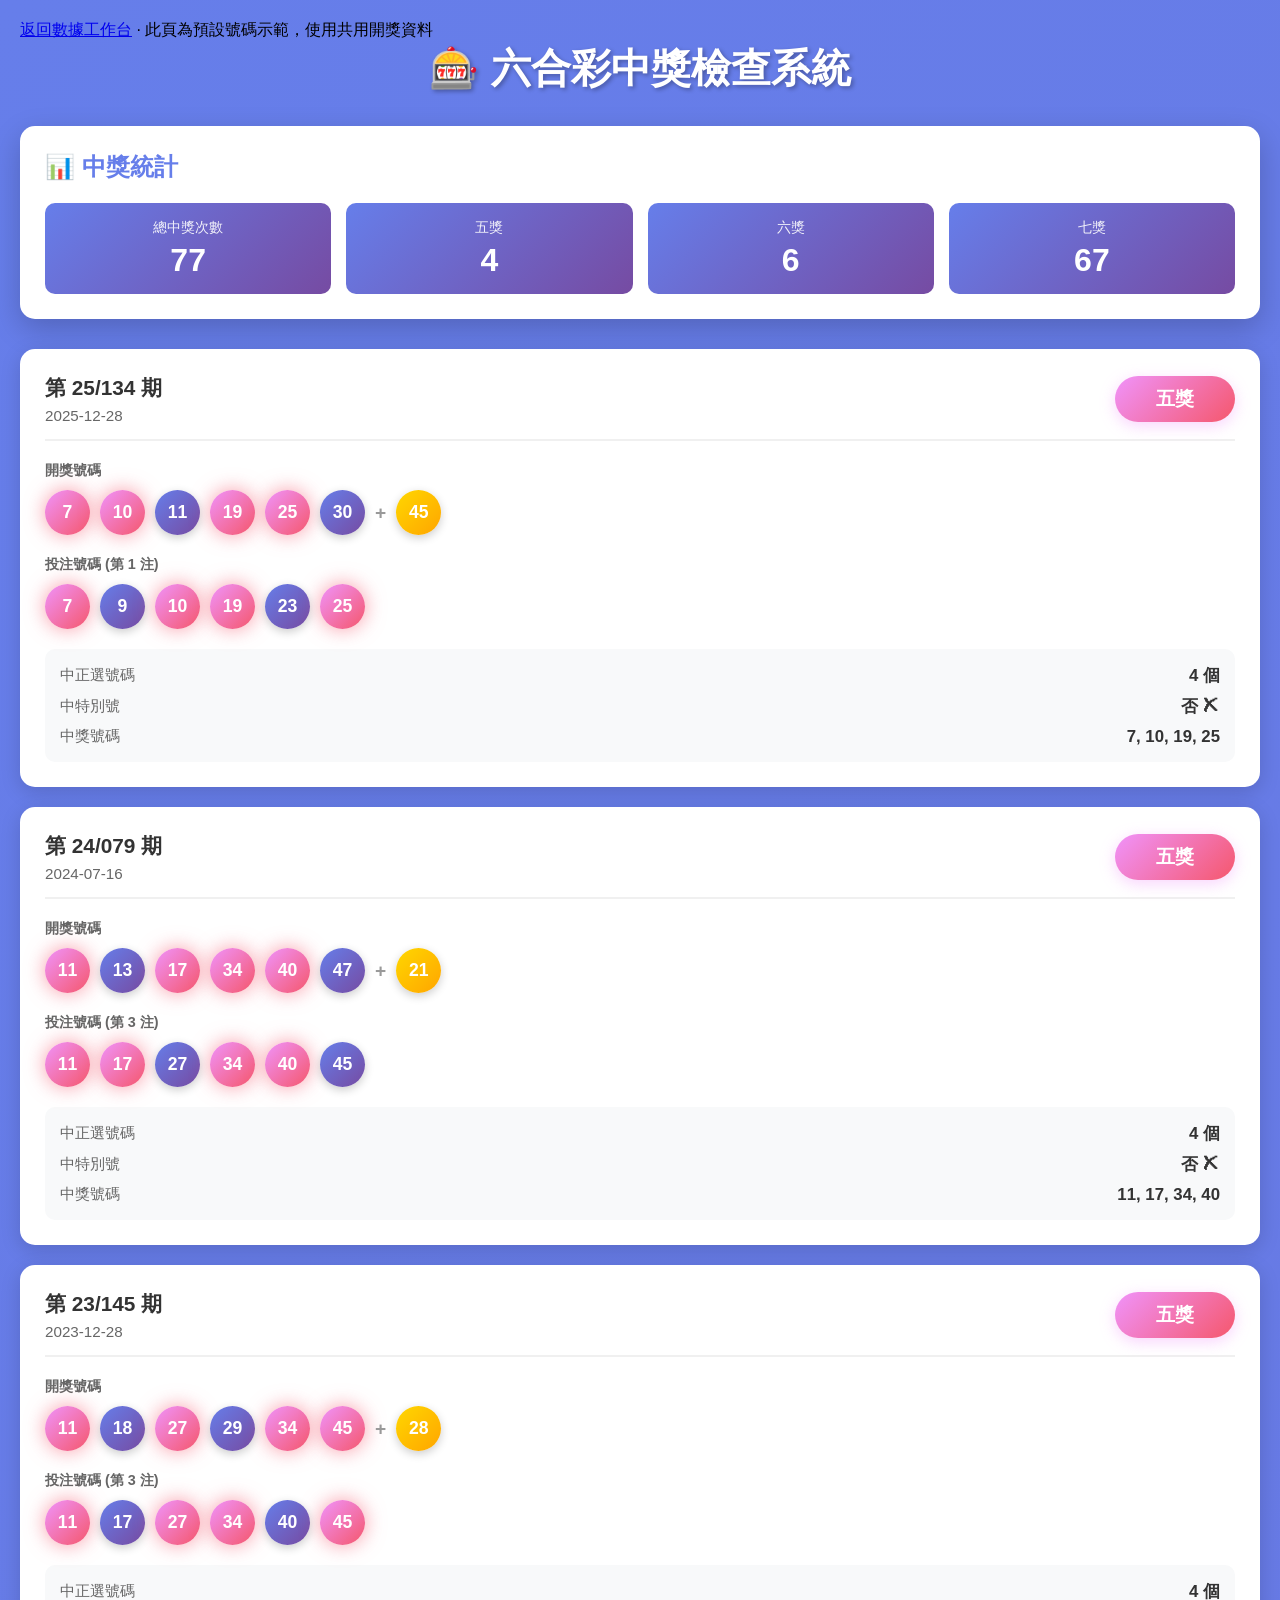
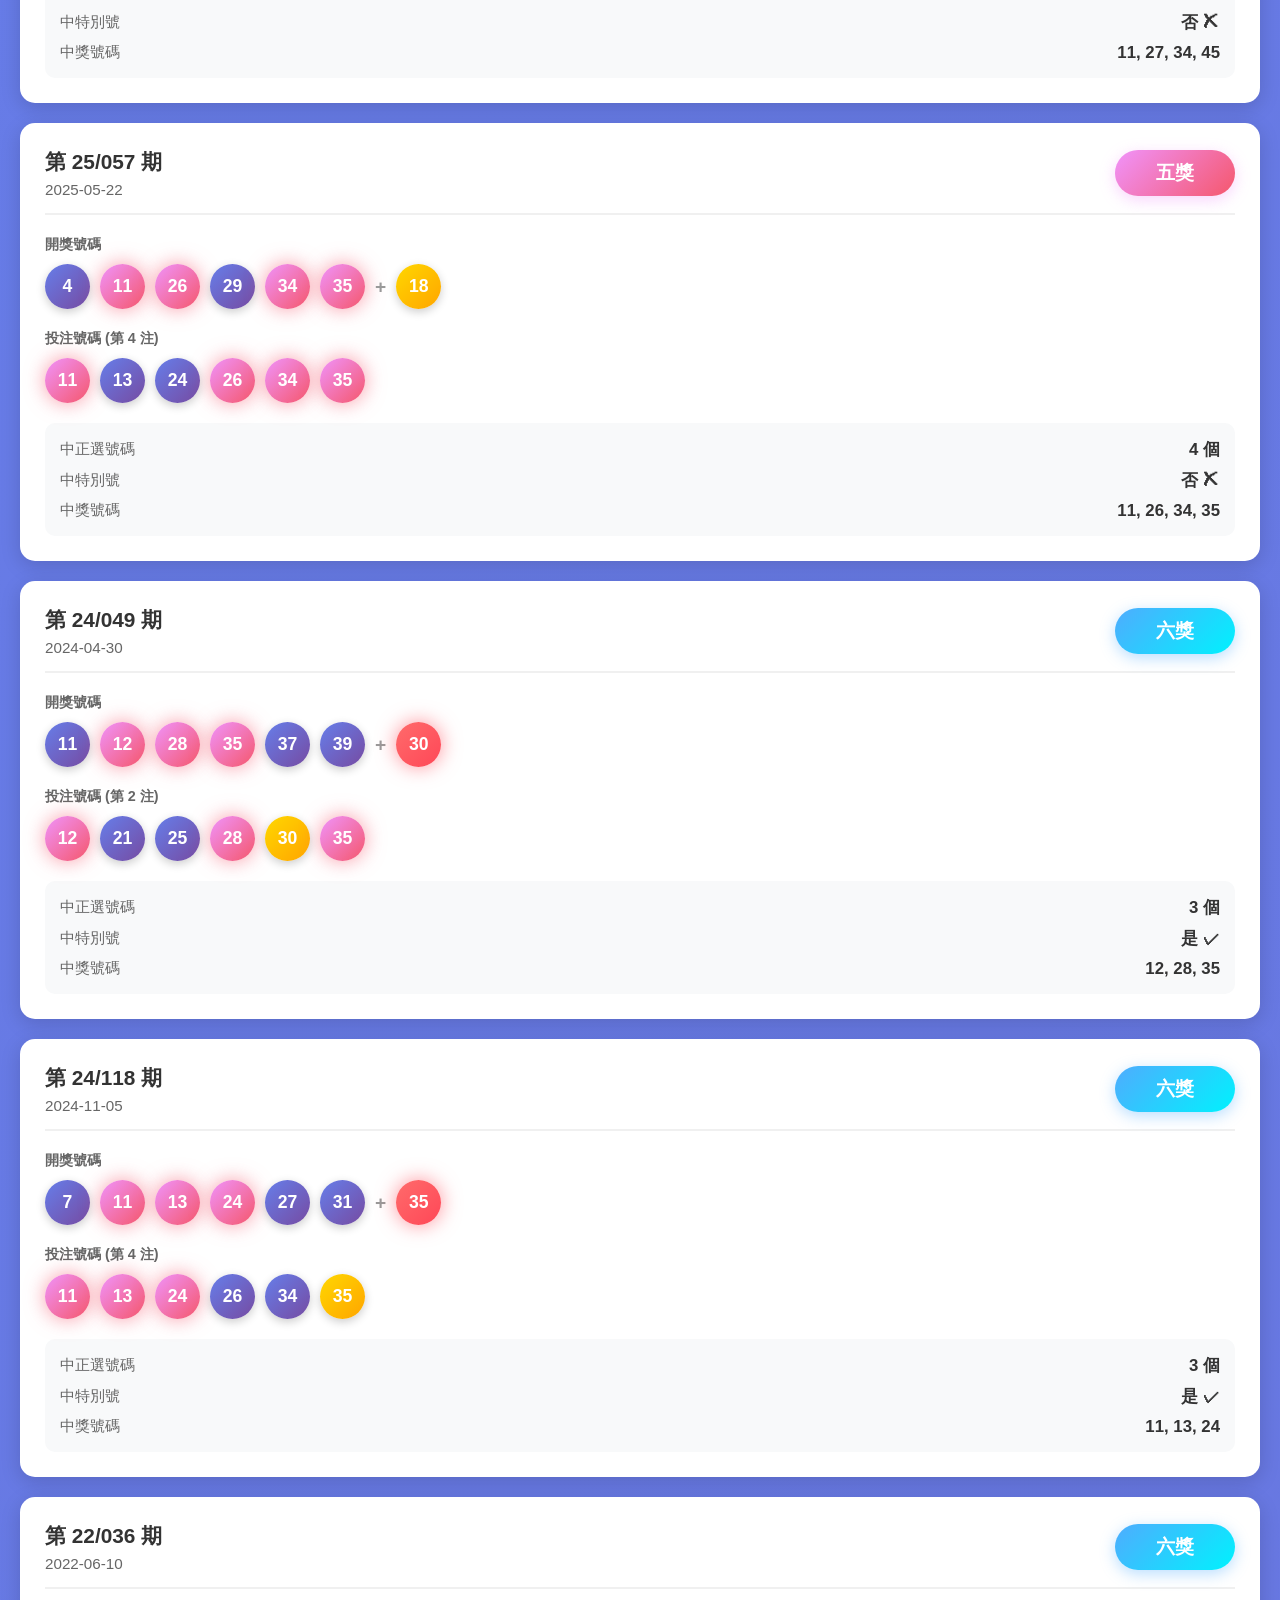
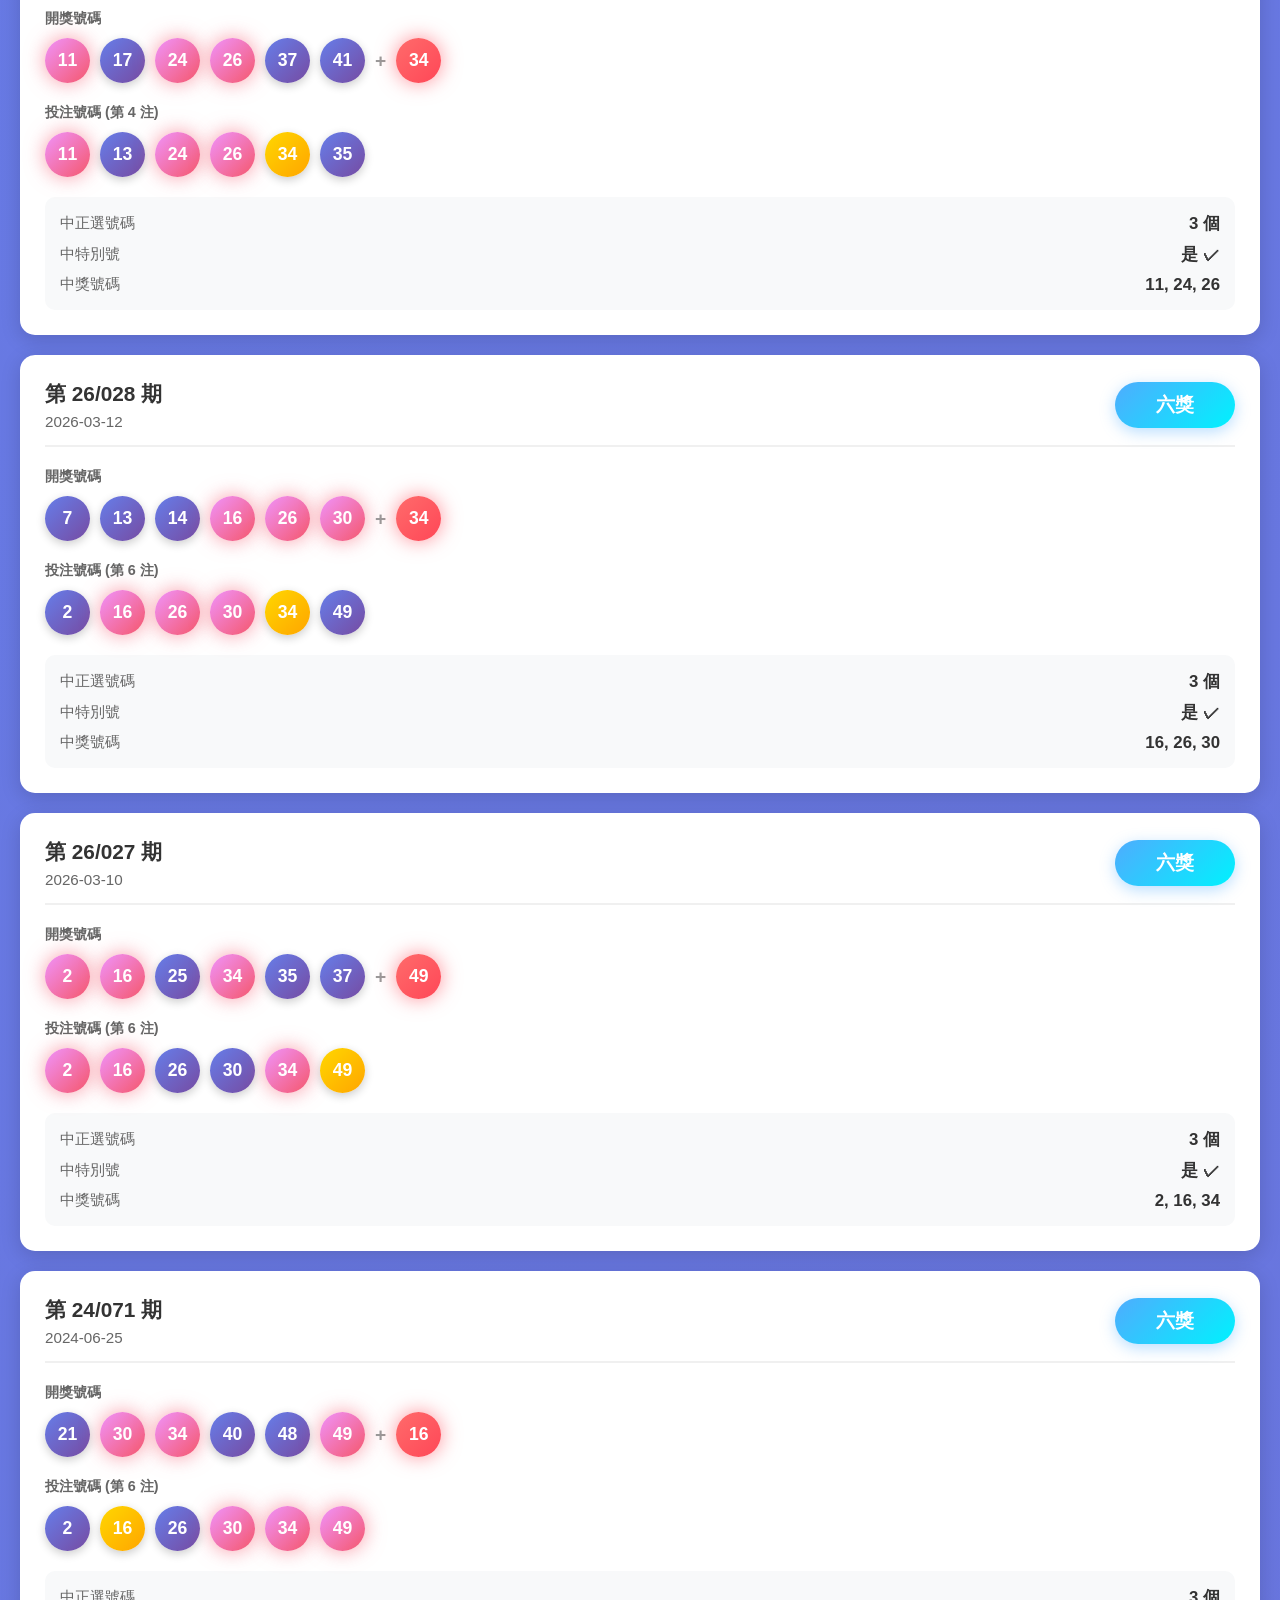
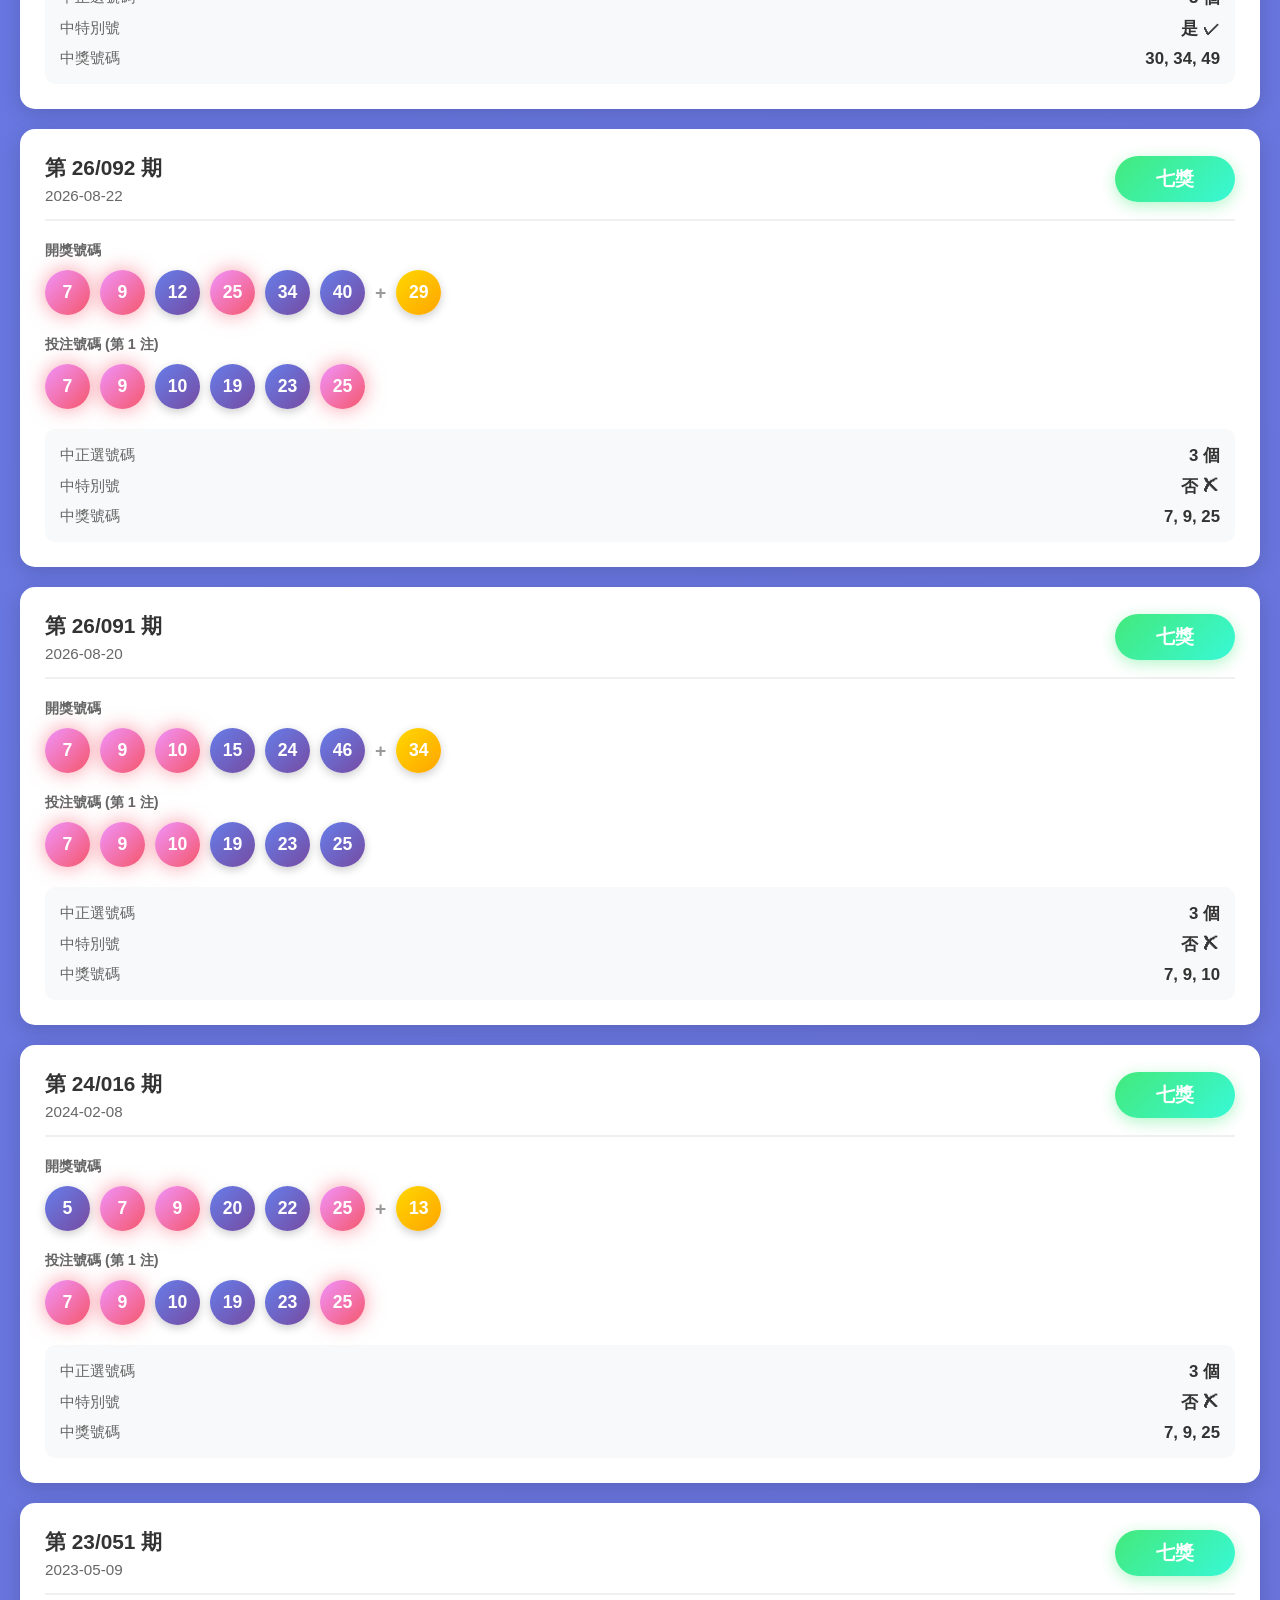
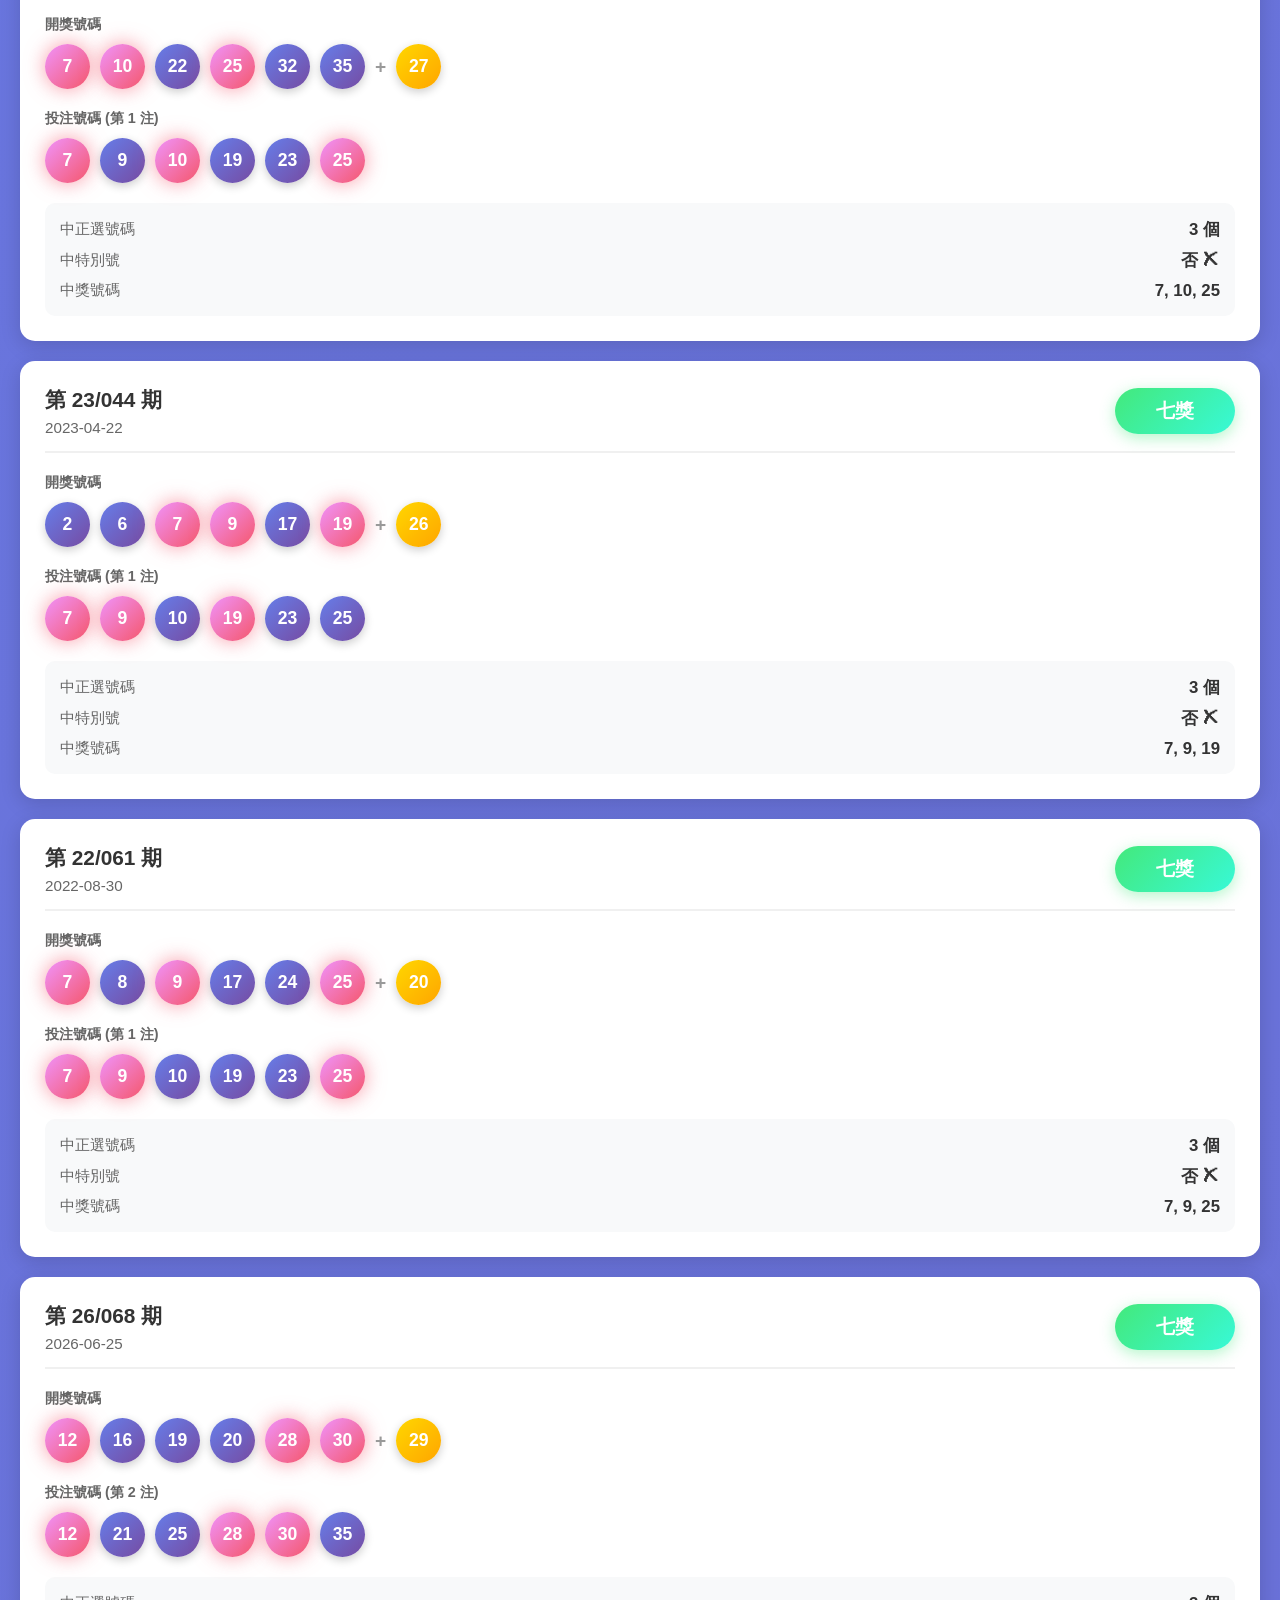
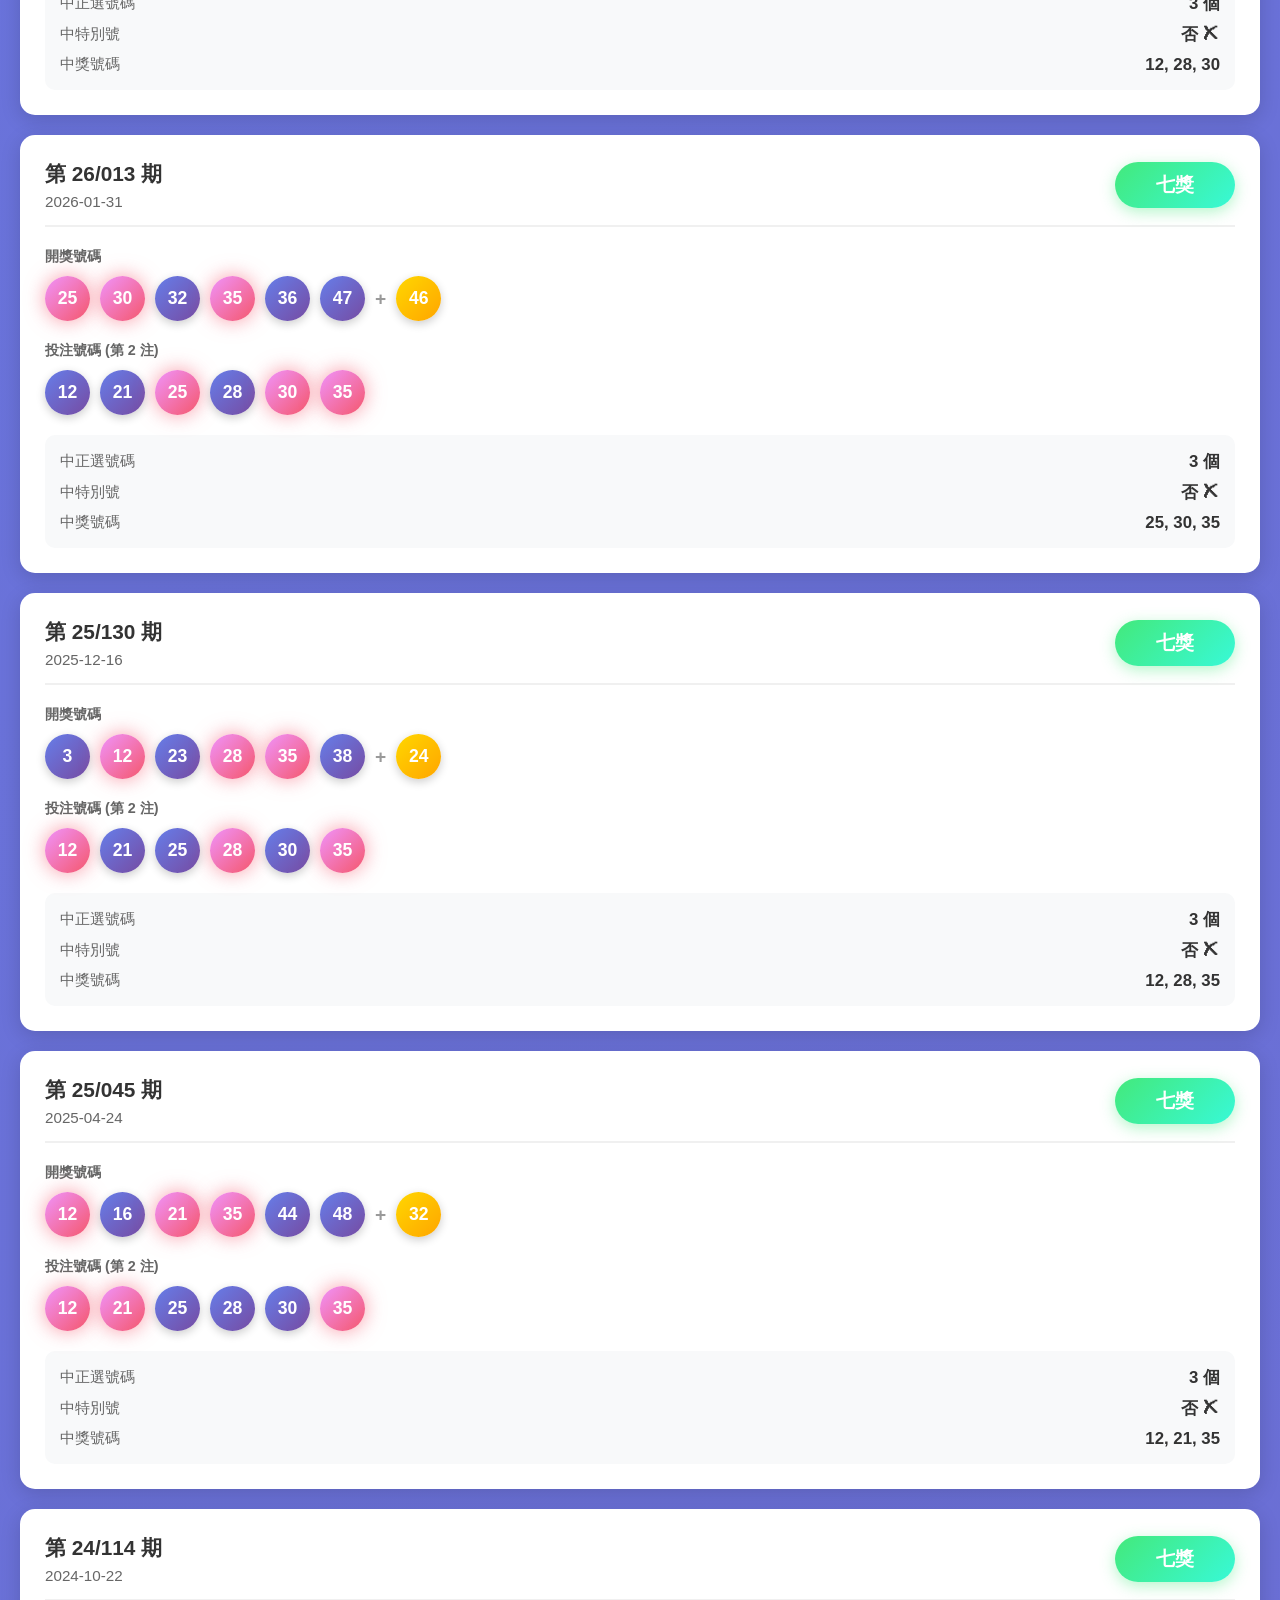
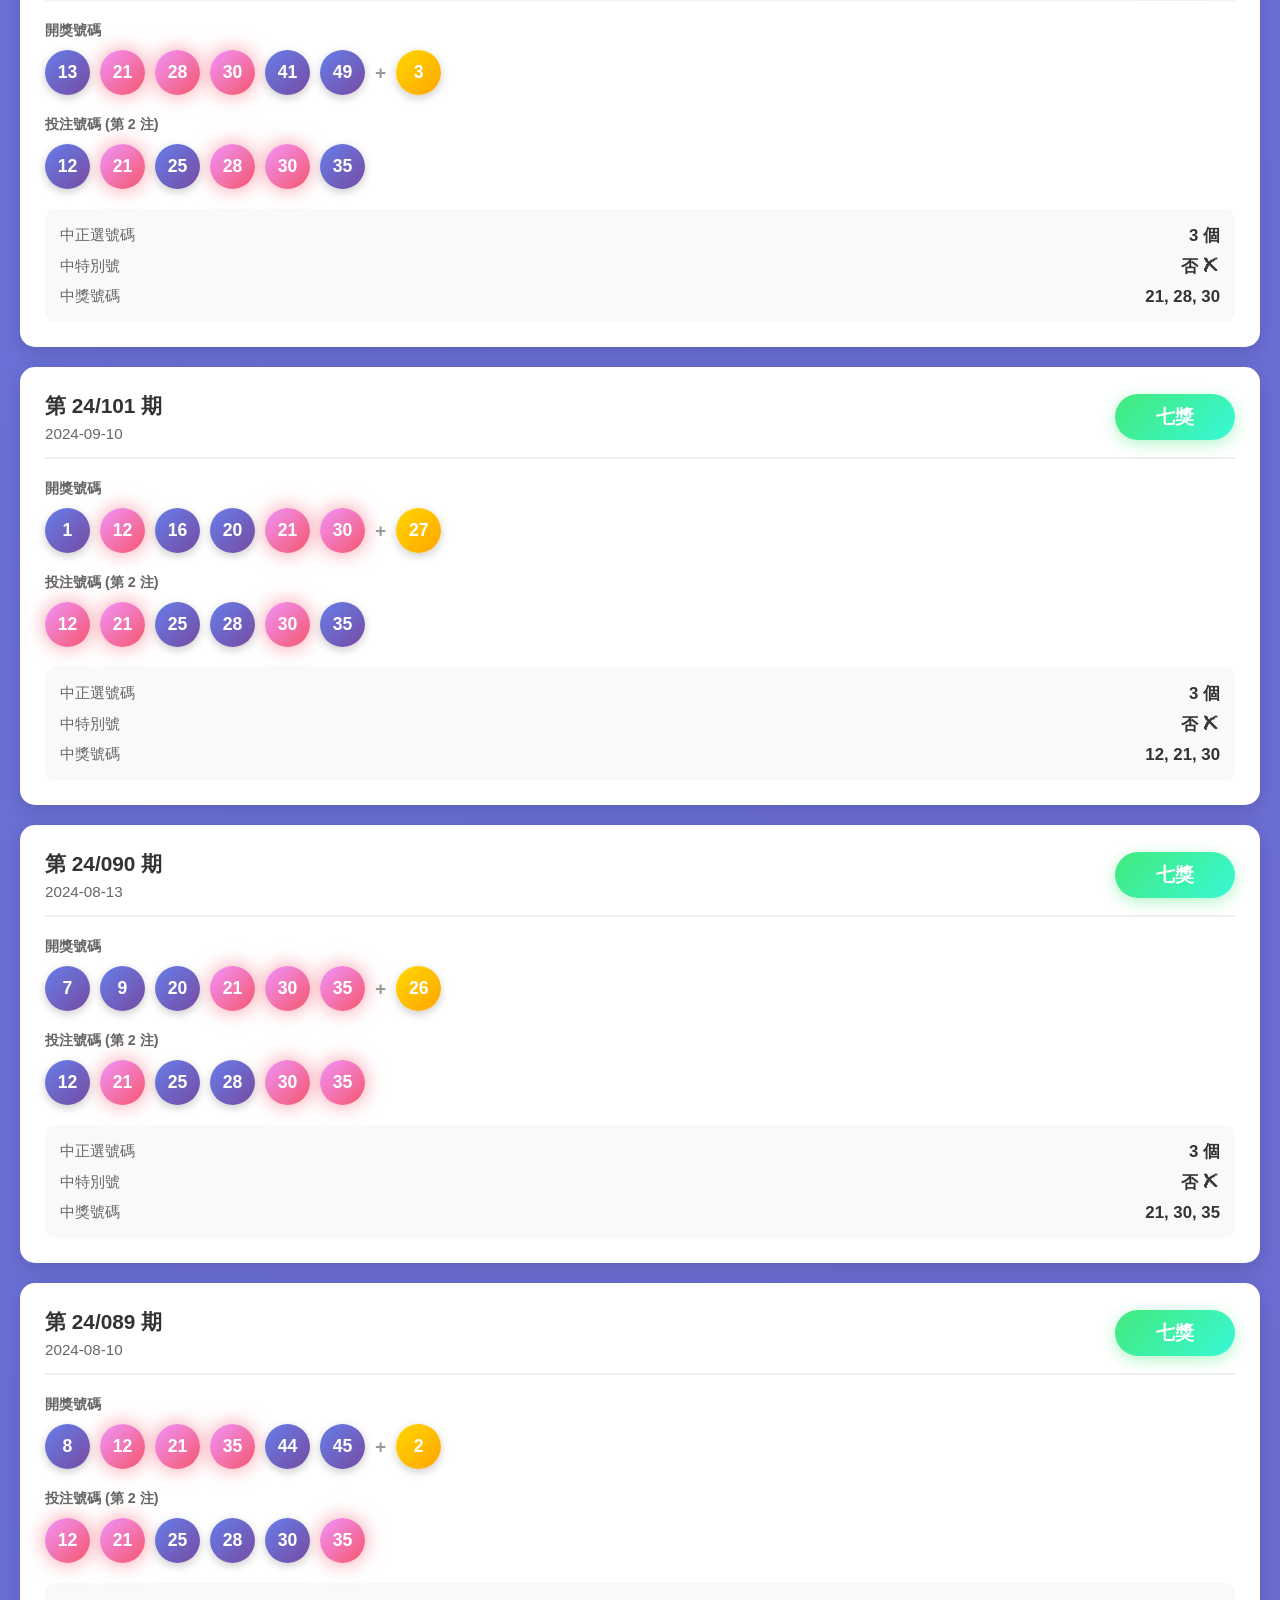
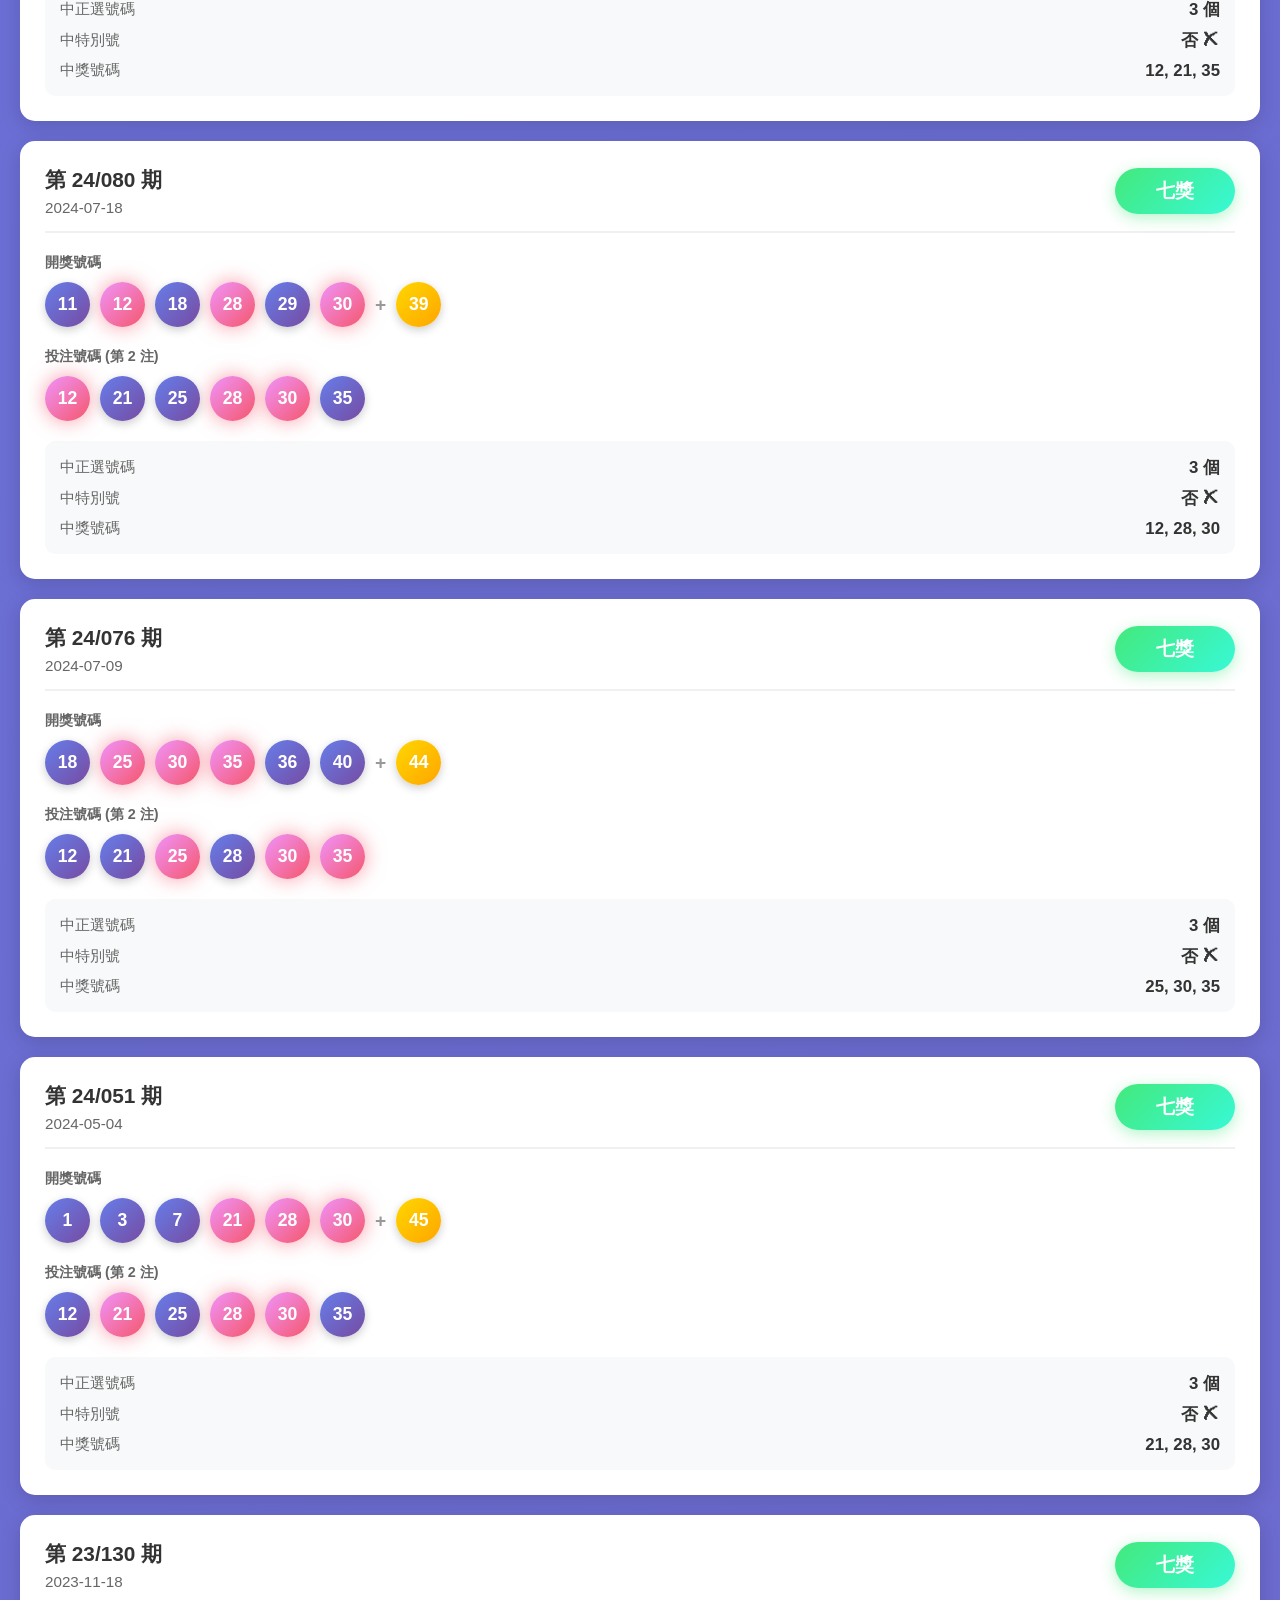
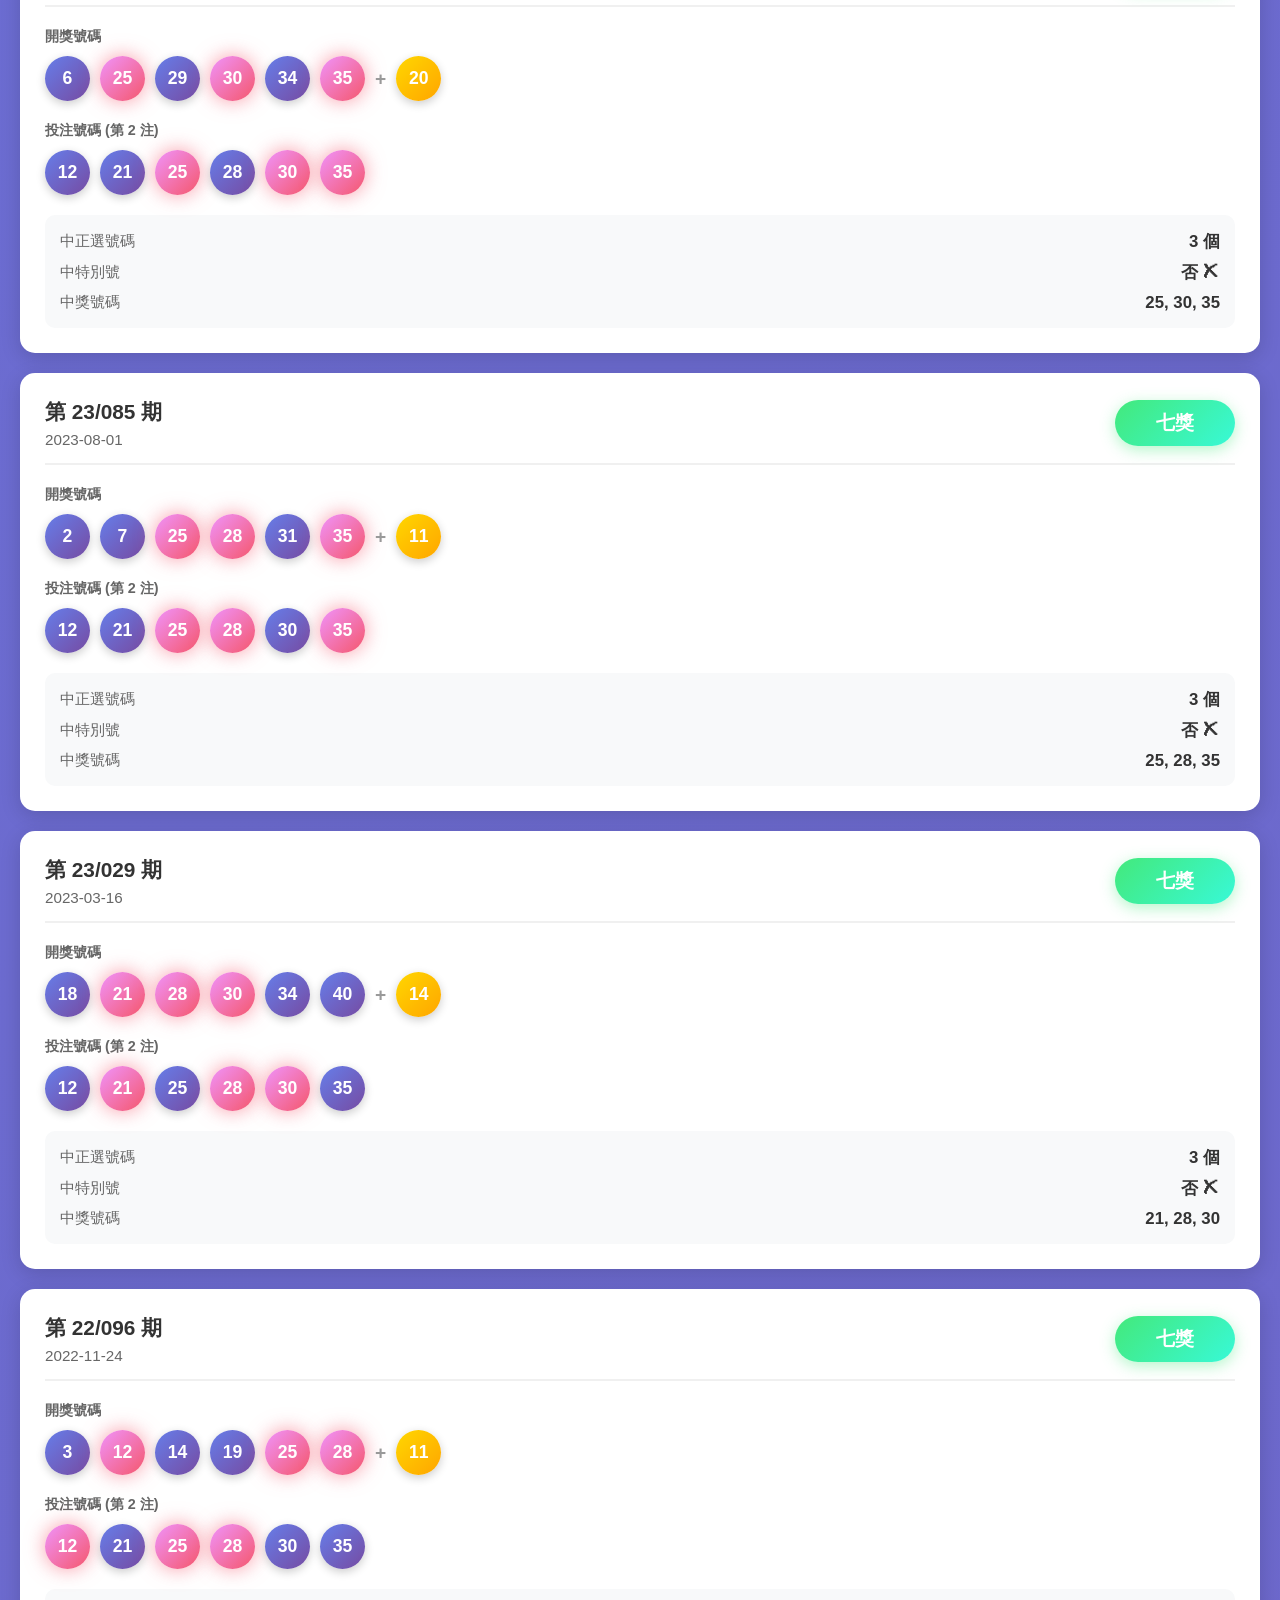
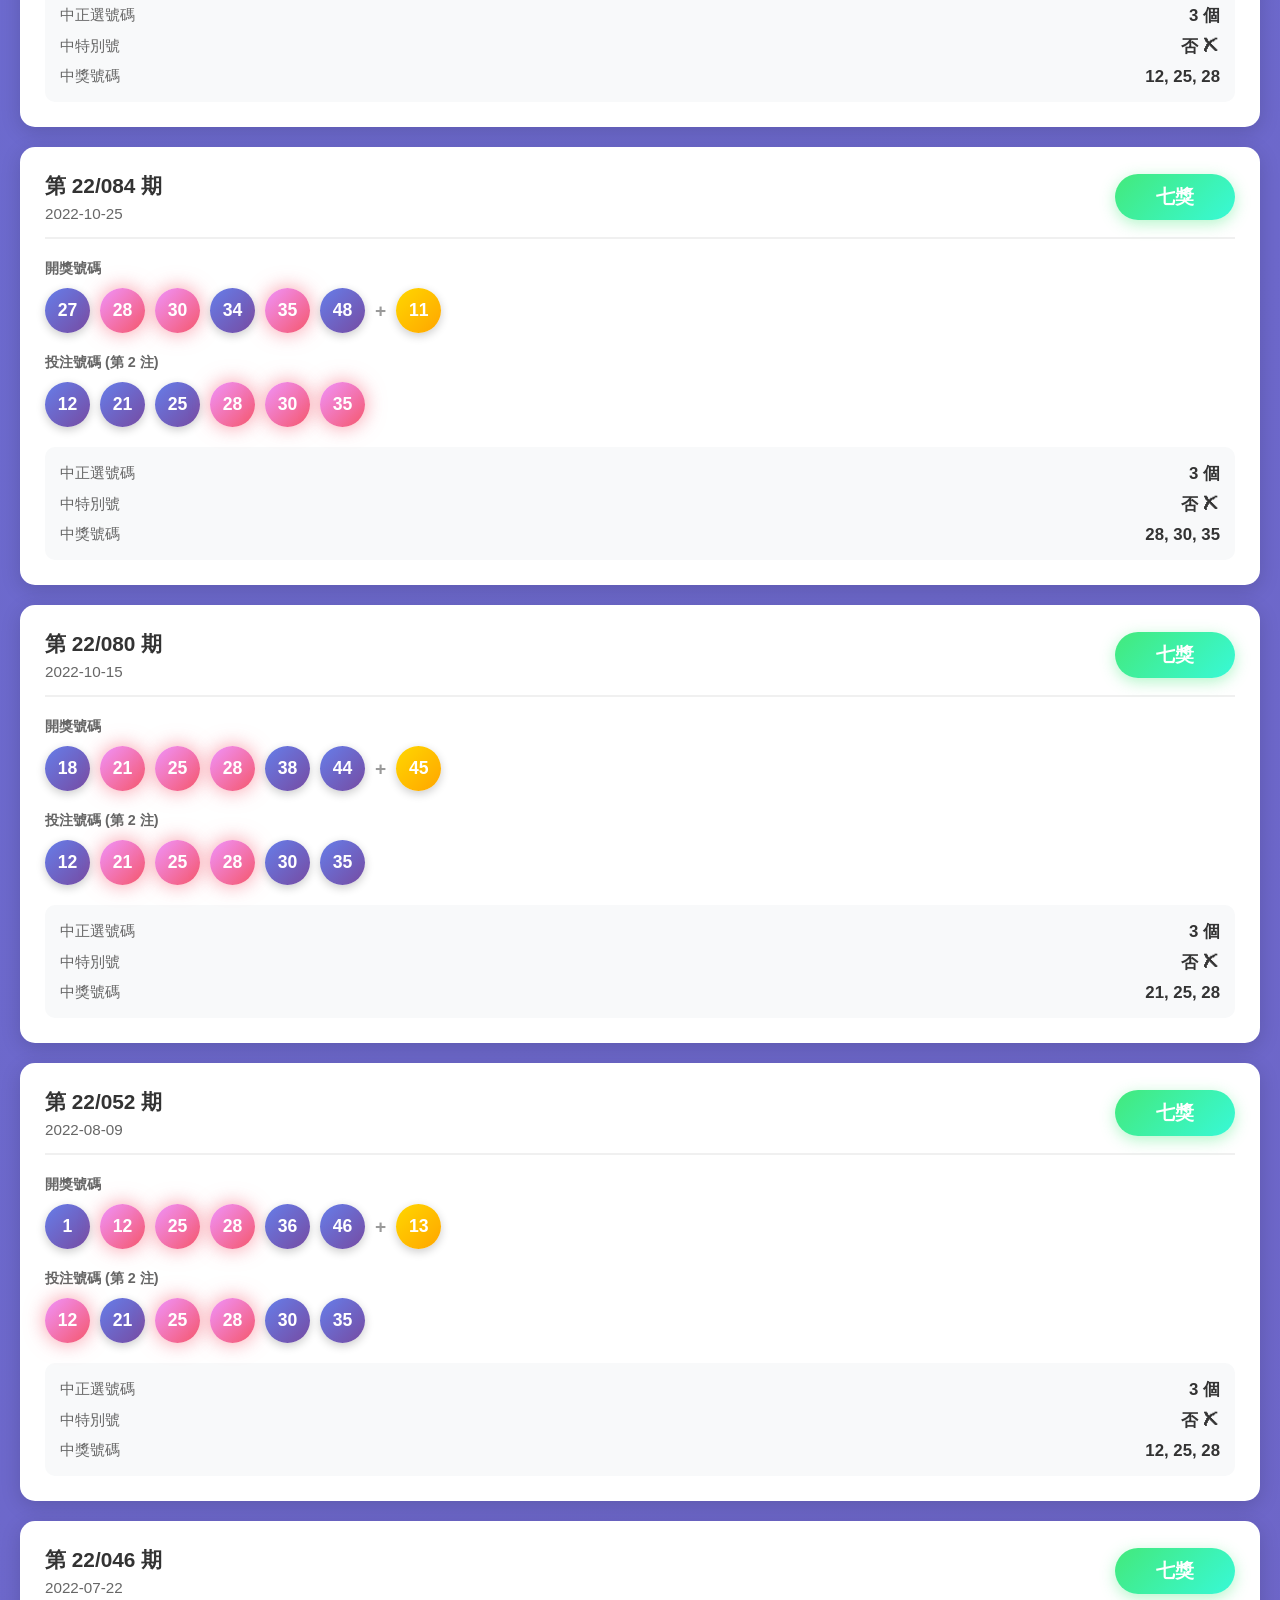
<file: test.html>
<!DOCTYPE html>
<html lang="zh-TW">
<head>
    <meta charset="UTF-8">
    <meta name="viewport" content="width=device-width, initial-scale=1.0">
    <title>六合彩中獎檢查系統</title>
    <style>
        * {
            margin: 0;
            padding: 0;
            box-sizing: border-box;
        }

        body {
            font-family: 'Microsoft JhengHei', 'PingFang TC', sans-serif;
            background: linear-gradient(135deg, #667eea 0%, #764ba2 100%);
            min-height: 100vh;
            padding: 20px;
        }

        .container {
            max-width: 1400px;
            margin: 0 auto;
        }

        h1 {
            text-align: center;
            color: white;
            margin-bottom: 30px;
            font-size: 2.5em;
            text-shadow: 2px 2px 4px rgba(0,0,0,0.3);
        }

        .summary {
            background: white;
            border-radius: 15px;
            padding: 25px;
            margin-bottom: 30px;
            box-shadow: 0 10px 30px rgba(0,0,0,0.2);
        }

        .summary h2 {
            color: #667eea;
            margin-bottom: 15px;
            font-size: 1.5em;
        }

        .summary-stats {
            display: grid;
            grid-template-columns: repeat(auto-fit, minmax(150px, 1fr));
            gap: 15px;
            margin-top: 20px;
        }

        .stat-item {
            background: linear-gradient(135deg, #667eea 0%, #764ba2 100%);
            color: white;
            padding: 15px;
            border-radius: 10px;
            text-align: center;
        }

        .stat-item .label {
            font-size: 0.9em;
            opacity: 0.9;
            margin-bottom: 5px;
        }

        .stat-item .value {
            font-size: 2em;
            font-weight: bold;
        }

        .results-container {
            display: grid;
            gap: 20px;
        }

        .result-card {
            background: white;
            border-radius: 15px;
            padding: 25px;
            box-shadow: 0 5px 20px rgba(0,0,0,0.15);
            transition: transform 0.3s ease, box-shadow 0.3s ease;
        }

        .result-card:hover {
            transform: translateY(-5px);
            box-shadow: 0 10px 30px rgba(0,0,0,0.25);
        }

        .result-header {
            display: flex;
            justify-content: space-between;
            align-items: center;
            margin-bottom: 20px;
            padding-bottom: 15px;
            border-bottom: 2px solid #f0f0f0;
        }

        .draw-info {
            flex: 1;
        }

        .draw-number {
            font-size: 1.3em;
            font-weight: bold;
            color: #333;
            margin-bottom: 5px;
        }

        .draw-date {
            color: #666;
            font-size: 0.95em;
        }

        .prize-badge {
            padding: 10px 25px;
            border-radius: 25px;
            font-weight: bold;
            font-size: 1.2em;
            text-align: center;
            min-width: 120px;
        }

        .prize-1 { background: linear-gradient(135deg, #FFD700, #FFA500); color: #fff; box-shadow: 0 4px 15px rgba(255,215,0,0.4); }
        .prize-2 { background: linear-gradient(135deg, #C0C0C0, #A8A8A8); color: #fff; box-shadow: 0 4px 15px rgba(192,192,192,0.4); }
        .prize-3 { background: linear-gradient(135deg, #CD7F32, #B8860B); color: #fff; box-shadow: 0 4px 15px rgba(205,127,50,0.4); }
        .prize-4 { background: linear-gradient(135deg, #667eea, #764ba2); color: #fff; box-shadow: 0 4px 15px rgba(102,126,234,0.4); }
        .prize-5 { background: linear-gradient(135deg, #f093fb, #f5576c); color: #fff; box-shadow: 0 4px 15px rgba(240,147,251,0.4); }
        .prize-6 { background: linear-gradient(135deg, #4facfe, #00f2fe); color: #fff; box-shadow: 0 4px 15px rgba(79,172,254,0.4); }
        .prize-7 { background: linear-gradient(135deg, #43e97b, #38f9d7); color: #fff; box-shadow: 0 4px 15px rgba(67,233,123,0.4); }

        .numbers-section {
            margin-bottom: 20px;
        }

        .section-title {
            font-size: 0.9em;
            color: #666;
            margin-bottom: 10px;
            font-weight: 600;
        }

        .numbers-row {
            display: flex;
            align-items: center;
            gap: 10px;
            flex-wrap: wrap;
        }

        .number-ball {
            width: 45px;
            height: 45px;
            border-radius: 50%;
            display: flex;
            align-items: center;
            justify-content: center;
            font-weight: bold;
            font-size: 1.1em;
            color: white;
            background: linear-gradient(135deg, #667eea 0%, #764ba2 100%);
            box-shadow: 0 3px 10px rgba(0,0,0,0.2);
        }

        .number-ball.matched {
            background: linear-gradient(135deg, #f093fb 0%, #f5576c 100%);
            animation: pulse 1.5s ease-in-out infinite;
            box-shadow: 0 0 20px rgba(245,87,108,0.6);
        }

        .number-ball.extra {
            background: linear-gradient(135deg, #FFD700 0%, #FFA500 100%);
        }

        .number-ball.extra.matched {
            background: linear-gradient(135deg, #FF6B6B 0%, #FF4757 100%);
            animation: pulse 1.5s ease-in-out infinite;
            box-shadow: 0 0 20px rgba(255,71,87,0.6);
        }

        @keyframes pulse {
            0%, 100% {
                transform: scale(1);
            }
            50% {
                transform: scale(1.1);
            }
        }

        .match-info {
            background: #f8f9fa;
            padding: 15px;
            border-radius: 10px;
            margin-top: 15px;
        }

        .match-detail {
            display: flex;
            justify-content: space-between;
            align-items: center;
            margin-bottom: 8px;
        }

        .match-detail:last-child {
            margin-bottom: 0;
        }

        .match-label {
            color: #666;
            font-size: 0.95em;
        }

        .match-value {
            font-weight: bold;
            color: #333;
            font-size: 1.05em;
        }

        .no-results {
            text-align: center;
            padding: 60px 20px;
            background: white;
            border-radius: 15px;
            box-shadow: 0 5px 20px rgba(0,0,0,0.15);
        }

        .no-results h2 {
            color: #667eea;
            margin-bottom: 15px;
            font-size: 1.8em;
        }

        .no-results p {
            color: #666;
            font-size: 1.1em;
        }

        .plus-sign {
            font-size: 1.2em;
            color: #999;
            font-weight: bold;
        }

        @media (max-width: 768px) {
            h1 {
                font-size: 1.8em;
            }

            .result-header {
                flex-direction: column;
                align-items: flex-start;
                gap: 15px;
            }

            .prize-badge {
                width: 100%;
            }

            .number-ball {
                width: 40px;
                height: 40px;
                font-size: 1em;
            }
        }
    </style>
</head>
<body>
    <div class="container">
        <p><a href="index.html">返回數據工作台</a> · 此頁為預設號碼示範，使用共用開獎資料</p><h1>🎰 六合彩中獎檢查系統</h1>
        <div class="summary" id="summary"></div>
        <div class="results-container" id="results"></div>
    </div>

    <script src="assets/draws.js?v=20261118-draw-26-122"></script><script src="assets/core.js?v=20261125-third-prize"></script>
<script>
        const buyData = [
            [7,9,10,19,23,25],
            [12,21,25,28,30,35],
            [11, 17, 27, 34, 40, 45],
            [11, 13, 24, 26, 34, 35],
            [5, 12, 13, 22, 32, 48],
            [2, 16, 26, 30, 34, 49],
        ];
        // 嵌入真實六合彩數據
        

        // 中獎檢查核心函數
        function checkWinning(buyNumbers, drawNumbers, extraNumber) {
            const matchedNumbers = buyNumbers.filter(num => drawNumbers.includes(num));
            const matchedCount = matchedNumbers.length;
            const hasExtra = buyNumbers.includes(extraNumber);

            const tier = Engine.prize(matchedCount, hasExtra);
            const prize = tier < 0 ? null : tier + 1;
            const prizeName = ['頭獎','二獎','三獎','四獎','五獎','六獎','七獎'][tier] || '';

            return {
                matchedCount,
                hasExtra,
                matchedNumbers,
                prize,
                prizeName
            };
        }

        // 檢查所有投注號碼
        function checkAllBets() {
            const results = [];

            buyData.forEach((bet, betIndex) => {
                lotteryData.forEach(draw => {
                    const result = checkWinning(bet, draw.numbers, draw.extra_number);

                    // 只保留中3個號碼以上的結果
                    if (result.matchedCount >= 3) {
                        results.push({
                            betIndex: betIndex + 1,
                            betNumbers: bet,
                            drawNumber: draw.draw_number,
                            drawDate: draw.draw_date,
                            drawNumbers: draw.numbers,
                            extraNumber: draw.extra_number,
                            ...result
                        });
                    }
                });
            });

            // 按獎項排序（頭獎在前）
            results.sort((a, b) => {
                if (a.prize && b.prize) return a.prize - b.prize;
                if (a.prize) return -1;
                if (b.prize) return 1;
                return b.matchedCount - a.matchedCount;
            });

            return results;
        }

        // 生成統計摘要
        function generateSummary(results) {
            const stats = {
                total: results.length,
                byPrize: {}
            };

            results.forEach(result => {
                if (result.prize) {
                    if (!stats.byPrize[result.prize]) {
                        stats.byPrize[result.prize] = 0;
                    }
                    stats.byPrize[result.prize]++;
                }
            });

            return stats;
        }

        // 渲染號碼球
        function renderNumberBall(number, isMatched, isExtra = false) {
            const classes = ['number-ball'];
            if (isExtra) classes.push('extra');
            if (isMatched) classes.push('matched');

            return `<div class="${classes.join(' ')}">${number}</div>`;
        }

        // 渲染統計摘要
        function renderSummary(stats) {
            const prizeNames = {
                1: '頭獎',
                2: '二獎',
                3: '三獎',
                4: '四獎',
                5: '五獎',
                6: '六獎',
                7: '七獎'
            };

            let html = '<h2>📊 中獎統計</h2>';
            html += '<div class="summary-stats">';
            html += `
                <div class="stat-item">
                    <div class="label">總中獎次數</div>
                    <div class="value">${stats.total}</div>
                </div>
            `;

            for (let i = 1; i <= 7; i++) {
                const count = stats.byPrize[i] || 0;
                if (count > 0) {
                    html += `
                        <div class="stat-item">
                            <div class="label">${prizeNames[i]}</div>
                            <div class="value">${count}</div>
                        </div>
                    `;
                }
            }

            html += '</div>';
            return html;
        }

        // 渲染單個結果卡片
        function renderResultCard(result) {
            let html = '<div class="result-card">';

            // 標題區域
            html += '<div class="result-header">';
            html += '<div class="draw-info">';
            html += `<div class="draw-number">第 ${result.drawNumber} 期</div>`;
            html += `<div class="draw-date">${result.drawDate}</div>`;
            html += '</div>';

            if (result.prize) {
                html += `<div class="prize-badge prize-${result.prize}">${result.prizeName}</div>`;
            }

            html += '</div>';

            // 開獎號碼
            html += '<div class="numbers-section">';
            html += '<div class="section-title">開獎號碼</div>';
            html += '<div class="numbers-row">';

            result.drawNumbers.forEach(num => {
                const isMatched = result.matchedNumbers.includes(num);
                html += renderNumberBall(num, isMatched);
            });

            html += '<span class="plus-sign">+</span>';
            html += renderNumberBall(result.extraNumber, result.hasExtra, true);

            html += '</div>';
            html += '</div>';

            // 投注號碼
            html += '<div class="numbers-section">';
            html += `<div class="section-title">投注號碼 (第 ${result.betIndex} 注)</div>`;
            html += '<div class="numbers-row">';

            result.betNumbers.forEach(num => {
                const isMatched = result.matchedNumbers.includes(num);
                const isExtra = num === result.extraNumber;
                html += renderNumberBall(num, isMatched, isExtra);
            });

            html += '</div>';
            html += '</div>';

            // 中獎詳情
            html += '<div class="match-info">';
            html += '<div class="match-detail">';
            html += '<span class="match-label">中正選號碼</span>';
            html += `<span class="match-value">${result.matchedCount} 個</span>`;
            html += '</div>';

            html += '<div class="match-detail">';
            html += '<span class="match-label">中特別號</span>';
            html += `<span class="match-value">${result.hasExtra ? '是 ✓' : '否 ✗'}</span>`;
            html += '</div>';

            if (result.matchedNumbers.length > 0) {
                html += '<div class="match-detail">';
                html += '<span class="match-label">中獎號碼</span>';
                html += `<span class="match-value">${result.matchedNumbers.sort((a, b) => a - b).join(', ')}</span>`;
                html += '</div>';
            }

            html += '</div>';

            html += '</div>';
            return html;
        }

        // 主渲染函數
        function render() {
            const results = checkAllBets();
            const stats = generateSummary(results);

            // 渲染統計摘要
            const summaryEl = document.getElementById('summary');
            summaryEl.innerHTML = renderSummary(stats);

            // 渲染結果列表
            const resultsEl = document.getElementById('results');

            if (results.length === 0) {
                resultsEl.innerHTML = `
                    <div class="no-results">
                        <h2>😔 沒有中獎記錄</h2>
                        <p>您的投注號碼在歷史開獎中沒有中3個號碼以上的記錄</p>
                    </div>
                `;
            } else {
                resultsEl.innerHTML = results.map(result => renderResultCard(result)).join('');
            }
        }

        // 頁面載入時執行
        document.addEventListener('DOMContentLoaded', render);

    </script>
</body>
</html>
</file>
<file: assets/base.css>
* {
            margin: 0;
            padding: 0;
            box-sizing: border-box;
        }

        body {
            font-family: 'Microsoft JhengHei', 'Segoe UI', Tahoma, Geneva, Verdana, sans-serif;
            background: linear-gradient(135deg, #667eea 0%, #764ba2 100%);
            min-height: 100vh;
        }
        .d-flex{
            display: flex;
        }
        .align-items-center{
            align-items: center;
        }
        .justify-content-center{
            justify-content: center;
        }

        .mx-auto{
            margin-left:auto
        }

        .container {
            max-width: 1400px;
            margin: 0 auto;
            padding: 20px;
        }

        .header {
            text-align: center;
            color: white;
            margin-bottom: 30px;
        }

        .header h1 {
            font-size: 2.5rem;
            margin-bottom: 10px;
            text-shadow: 2px 2px 4px rgba(0,0,0,0.3);
        }

        .tab-container {
            background: white;
            border-radius: 15px;
            box-shadow: 0 10px 30px rgba(0,0,0,0.2);
            overflow: hidden;
        }

        .tab-nav {
            display: flex;
            background: #f8f9fa;
            border-bottom: 2px solid #e9ecef;
        }

        .tab-button {
            flex: 1;
            padding: 15px 30px;
            background: none;
            border: none;
            font-size: 1.1rem;
            font-weight: 600;
            color: #6c757d;
            cursor: pointer;
            transition: all 0.3s ease;
        }

        .tab-button.active {
            background: linear-gradient(135deg, #667eea 0%, #764ba2 100%);
            color: white;
        }

        .tab-content {
            padding: 30px;
            min-height: 600px;
        }

        .tab-pane {
            display: none;
        }

        .tab-pane.active {
            display: block;
        }

        /* 結果表格 */
        .results-table {
            width: 100%;
            border-collapse: collapse;
            margin-top: 20px;
            background: white;
            border-radius: 10px;
            overflow: hidden;
            box-shadow: 0 5px 15px rgba(0,0,0,0.1);
        }

        .results-table th,
        .results-table td {
            padding: 12px;
            text-align: center;
            border-bottom: 1px solid #e9ecef;
        }

        .results-table th {
            background: linear-gradient(135deg, #667eea 0%, #764ba2 100%);
            color: white;
            font-weight: 600;
        }

        .results-table tr:hover {
            background-color: #f8f9fa;
        }

        .number-ball {
            display: inline-block;
            width: 35px;
            height: 35px;
            background: linear-gradient(135deg, #667eea 0%, #764ba2 100%);
            color: white;
            border-radius: 50%;
            line-height: 35px;
            margin: 2px;
            font-weight: bold;
            text-align: center;
        }

        .extra-number-ball {
            background: linear-gradient(135deg, #ff6b6b 0%, #ee5a24 100%);
        }

        /* 統計控制 */
        .stats-controls {
            display: flex;
            flex-direction: column;
            align-items: center;
            gap: 20px;
            margin-bottom: 30px;
            background: #f8f9fa;
            border-radius: 15px;
            padding: 25px;
            box-shadow: 0 4px 15px rgba(0,0,0,0.1);
        }

        .range-selection {
            display: flex;
            flex-direction: column;
            gap: 15px;
            width: 100%;
            max-width: 600px;
        }

        .range-title {
            text-align: center;
            font-size: 1.2rem;
            font-weight: 600;
            color: #333;
            margin-bottom: 10px;
        }

        .range-inputs {
            display: flex;
            gap: 20px;
            align-items: center;
            justify-content: center;
            flex-wrap: wrap;
        }

        .input-group {
            display: flex;
            flex-direction: column;
            align-items: center;
            gap: 8px;
        }

        .input-label {
            font-size: 0.9rem;
            font-weight: 600;
            color: #666;
        }

        .period-input {
            width: 100px;
            padding: 10px 12px;
            border: 2px solid #e9ecef;
            border-radius: 8px;
            font-size: 1rem;
            text-align: center;
            transition: all 0.3s ease;
        }

        .period-input:focus {
            outline: none;
            border-color: #667eea;
            box-shadow: 0 0 0 3px rgba(102, 126, 234, 0.1);
        }

        .range-separator {
            font-size: 1.2rem;
            font-weight: bold;
            color: #667eea;
            margin: 0 10px;
        }

        .quick-select {
            display: flex;
            gap: 10px;
            flex-wrap: wrap;
            justify-content: center;
        }

        .quick-btn {
            padding: 8px 16px;
            background: linear-gradient(135deg, #667eea 0%, #764ba2 100%);
            color: white;
            border: none;
            border-radius: 20px;
            cursor: pointer;
            font-weight: 600;
            font-size: 0.9rem;
            transition: all 0.3s ease;
        }

        .quick-btn:hover {
            transform: translateY(-2px);
            box-shadow: 0 4px 12px rgba(0,0,0,0.2);
        }
        .apply-buttons {
            display: flex;
            align-items: center;
            gap: 10px;
        }
        .apply-btn {
            padding: 12px 30px;
            background: linear-gradient(135deg, #28a745 0%, #20c997 100%);
            color: white;
            border: none;
            border-radius: 25px;
            cursor: pointer;
            font-weight: 600;
            font-size: 1.1rem;
            transition: all 0.3s ease;
            margin-top: 10px;
        }

        .apply-btn:hover {
            transform: translateY(-2px);
            box-shadow: 0 5px 15px rgba(0,0,0,0.2);
        }

        .apply-btn:disabled {
            background: #6c757d;
            cursor: not-allowed;
            transform: none;
            box-shadow: none;
        }

        .range-info {
            text-align: center;
            font-size: 0.9rem;
            color: #666;
            margin-top: 10px;
        }

        /* 統計網格 */
        .stats-grid {
            display: grid;
            grid-template-columns: repeat(auto-fit, minmax(320px, 1fr));
            gap: 15px;
            margin-top: 20px;
        }

        .number-stat {
            background: white;
            border-radius: 12px;
            padding: 20px;
            box-shadow: 0 4px 15px rgba(0,0,0,0.1);
            transition: all 0.3s ease;
            border: 2px solid transparent;
        }

        .number-stat:hover {
            transform: translateY(-5px);
            border-color: #667eea;
            box-shadow: 0 8px 25px rgba(0,0,0,0.15);
        }

        .stat-header {
            display: flex;
            align-items: center;
            justify-content: space-between;
            margin-bottom: 15px;
            border-bottom: 2px solid #f1f3f4;
            padding-bottom: 10px;
        }

        .stat-number {
            font-size: 1.7rem;
            font-weight: bold;
            color: #333;
            width: 40px;
            height: 40px;
            background: linear-gradient(135deg, #667eea 0%, #764ba2 100%);
            color: white;
            border-radius: 50%;
            display: flex;
            align-items: center;
            justify-content: center;
        }

        .stat-info {
            text-align: right;
        }

        .stat-frequency {
            font-size: 1.2rem;
            color: #333;
            font-weight: 600;
            margin-bottom: 5px;
        }

        .stat-rank {
            font-size: 0.9rem;
            padding: 4px 8px;
            border-radius: 12px;
            color: white;
            font-weight: 600;
        }

        /* 共現分析區域 */
        .co-occurrence {
            margin-top: 15px;
        }

        .co-occurrence-title {
            font-size: 0.95rem;
            color: #666;
            margin-bottom: 10px;
            font-weight: 600;
        }

        .co-numbers {
            display: flex;
            flex-wrap: wrap;
            gap: 8px;
        }

        .co-number {
            display: inline-flex;
            align-items: center;
            background: #f8f9fa;
            border: 1px solid #e9ecef;
            border-radius: 20px;
            padding: 4px 8px;
            font-size: 0.85rem;
            transition: all 0.2s ease;
        }

        .co-number:hover {
            background: #e9ecef;
            border-color: #667eea;
        }

        .co-number-ball {
            width: 20px;
            height: 20px;
            background: linear-gradient(135deg, #17a2b8 0%, #138496 100%);
            color: white;
            border-radius: 50%;
            display: flex;
            align-items: center;
            justify-content: center;
            font-size: 0.75rem;
            font-weight: bold;
            margin-right: 6px;
        }

        .co-frequency {
            color: #666;
            font-weight: 500;
        }

        /* 統計顏色等級 */
        .rank-1 { background: #dc3545; }
        .rank-2 { background: #fd7e14; }
        .rank-3 { background: #ffc107; }
        .rank-4 { background: #20c997; }
        .rank-5 { background: #6f42c1; }
        .rank-6 { background: #e83e8c; }
        .rank-7 { background: #6c757d; }

        /* 響應式設計 */
        @media (max-width: 1024px) {
            .stats-grid {
                grid-template-columns: repeat(auto-fit, minmax(280px, 1fr));
            }
        }

        @media (max-width: 768px) {
            .container {
                padding: 5px;
                max-width: 100%;
            }

            .header h1 {
                font-size: 2rem;
            }

            .tab-button {
                padding: 12px 15px;
                font-size: 1rem;
            }

            .tab-content {
                padding: 15px 5px;
            }

            .results-table {
                font-size: 0.9rem;
            }

            .results-table th,
            .results-table td {
                padding: 8px 5px;
            }

            .number-ball {
                width: 30px;
                height: 30px;
                line-height: 30px;
                font-size: 0.9rem;
            }

            .stats-grid {
                grid-template-columns: 1fr;
                gap: 15px;
                margin: 0;
            }

            .number-stat {
                padding: 25px;
                margin: 0 3px;
                border-radius: 15px;
            }

            .stat-header {
                margin-bottom: 20px;
                padding-bottom: 15px;
            }

            .stat-number {
                width: 40px;
                height: 40px;
                font-size: 1.8rem;
            }

            .stat-info {
                flex: 1;
                margin-left: 15px;
            }

            .stat-frequency {
                font-size: 1.3rem;
                margin-bottom: 8px;
            }

            .stat-rank {
                font-size: 1rem;
                padding: 6px 12px;
            }

            .co-occurrence-title {
                font-size: 1.1rem;
                margin-bottom: 15px;
            }

            .co-numbers {
                gap: 10px;
            }

            .co-number {
                font-size: 1rem;
                padding: 8px 12px;
                border-radius: 25px;
            }

            .co-number-ball {
                width: 24px;
                height: 24px;
                font-size: 0.9rem;
                margin-right: 8px;
            }

            .range-inputs {
                flex-direction: column;
                gap: 15px;
            }

            .quick-select {
                gap: 8px;
            }

            .quick-btn {
                padding: 8px 14px;
                font-size: 0.9rem;
            }

            .apply-btn {
                padding: 10px 25px;
                font-size: 1rem;
            }
        }

        @media (max-width: 480px) {
            .container {
                padding: 2px;
            }

            .tab-content {
                padding: 10px 2px;
            }

            .results-table {
                font-size: 0.8rem;
            }

            .number-ball {
                width: 22px;
                height: 22px;
                line-height: 22px;
                font-size: 0.8rem;
                margin: 1px;
            }

            .stats-grid {
                gap: 12px;
            }

            .number-stat {
                padding: 30px 20px;
                margin: 0 1px;
                border-radius: 18px;
            }

            .stat-header {
                margin-bottom: 25px;
                padding-bottom: 20px;
            }

            .stat-number {
                width: 55px;
                height: 55px;
                font-size: 2rem;
            }

            .stat-frequency {
                font-size: 1.4rem;
                margin-bottom: 10px;
            }

            .stat-rank {
                font-size: 1.1rem;
                padding: 8px 15px;
            }

            .co-occurrence-title {
                font-size: 1.2rem;
                margin-bottom: 18px;
            }

            .co-numbers {
                gap: 12px;
            }

            .co-number {
                font-size: 1.1rem;
                padding: 10px 15px;
                border-radius: 30px;
            }

            .co-number-ball {
                width: 26px;
                height: 26px;
                font-size: 1rem;
                margin-right: 10px;
            }

            .stats-controls {
                padding: 20px 15px;
                margin-bottom: 20px;
            }

            .range-inputs {
                flex-direction: column;
                gap: 12px;
            }

            .period-input {
                width: 120px;
                padding: 12px;
                font-size: 1.1rem;
            }

            .quick-btn {
                padding: 10px 16px;
                font-size: 1rem;
            }

            .apply-btn {
                padding: 14px 28px;
                font-size: 1.1rem;
            }

            /* 號碼選擇響應式 */
            .number-grid {
                grid-template-columns: repeat(5, 1fr);
                gap: 6px;
                max-width: 350px;
            }

            .number-cell {
                width: 40px;
                height: 40px;
                font-size: 0.9rem;
            }

            .selection-controls {
                flex-direction: column;
                gap: 10px;
            }

            .control-btn {
                padding: 12px 20px;
                font-size: 1rem;
            }

            .quick-options {
                gap: 8px;
            }

            .quick-option-btn {
                padding: 10px 14px;
                font-size: 0.9rem;
            }

            .calculation-controls {
                flex-direction: column;
                gap: 15px;
            }

            .calculate-btn, .analysis-btn {
                padding: 14px 30px;
                font-size: 1rem;
            }

            .modal-content {
                margin: 10% auto;
                padding: 20px;
                width: 95%;
            }

            /* 投注模式響應式 */
            .betting-mode-tabs {
                max-width: 100%;
                flex-wrap: wrap;
            }

            .mode-tab {
                padding: 8px 12px;
                font-size: 0.8rem;
            }

            .banker-selection-status {
                flex-direction: column;
                gap: 10px;
            }

            .section-title {
                font-size: 1rem;
            }

            .banker-section, .runner-section {
                margin-bottom: 20px;
            }
        }

        /* 號碼選擇介面樣式 */
        .number-selection-container {
            background: #f8f9fa;
            border-radius: 15px;
            padding: 25px;
            margin-bottom: 25px;
            box-shadow: 0 4px 15px rgba(0,0,0,0.1);
        }

        /* 投注模式切換標籤 */
        .betting-mode-tabs {
            display: flex;
            justify-content: center;
            margin-bottom: 25px;
            background: #e9ecef;
            border-radius: 25px;
            padding: 5px;
            max-width: 500px;
            margin-left: auto;
            margin-right: auto;
        }

        .mode-tab {
            flex: 1;
            padding: 10px 20px;
            border: none;
            background: transparent;
            border-radius: 20px;
            font-weight: 600;
            cursor: pointer;
            transition: all 0.3s ease;
            color: #6c757d;
        }

        .mode-tab.active {
            background: linear-gradient(135deg, #667eea 0%, #764ba2 100%);
            color: white;
            box-shadow: 0 2px 10px rgba(102, 126, 234, 0.3);
        }

        .mode-tab:hover:not(.active) {
            color: #495057;
            background: rgba(255,255,255,0.5);
        }

        /* 投注模式內容 */
        .betting-mode-content {
            width: 100%;
        }

        /* 膽腳投注樣式 */
        .banker-selection-status {
            display: flex;
            justify-content: center;
            gap: 30px;
            margin-bottom: 25px;
            font-weight: 600;
            color: #333;
        }

        .banker-section, .runner-section {
            /* display: flex; */
            margin-bottom: 25px;
        }

        .section-title {
            color: #333;
            margin-bottom: 15px;
            text-align: center;
            font-size: 1.1rem;
            font-weight: 600;
        }

        .banker-grid .number-cell {
            border-color: #dc3545;
        }

        .banker-grid .number-cell:hover {
            border-color: #dc3545;
            background: rgba(220, 53, 69, 0.1);
        }

        .banker-grid .number-cell.selected {
            background: linear-gradient(135deg, #dc3545 0%, #c82333 100%);
            color: white;
            border-color: #dc3545;
            box-shadow: 0 4px 15px rgba(220, 53, 69, 0.4);
        }

        .runner-grid .number-cell {
            border-color: #28a745;
        }

        .runner-grid .number-cell:hover {
            border-color: #28a745;
            background: rgba(40, 167, 69, 0.1);
        }

        .runner-grid .number-cell.selected {
            background: linear-gradient(135deg, #28a745 0%, #20c997 100%);
            color: white;
            border-color: #28a745;
            box-shadow: 0 4px 15px rgba(40, 167, 69, 0.4);
        }

        .runner-grid .number-cell.disabled {
            background: #f8f9fa;
            color: #6c757d;
            border-color: #dee2e6;
            cursor: not-allowed;
            opacity: 0.5;
        }

        .random-controls {
            display: flex;
            align-items: center;
            gap: 8px;
            flex-wrap: wrap;
        }

        .random-controls .count-select {
            padding: 6px 10px;
            border: 2px solid #667eea;
            border-radius: 6px;
            background: white;
            color: #333;
            font-size: 0.9rem;
            font-weight: 600;
            cursor: pointer;
            outline: none;
        }

        .random-controls .count-select:hover {
            border-color: #764ba2;
        }

        .random-controls .random-btn {
            padding: 6px 14px;
            border: none;
            border-radius: 6px;
            background: linear-gradient(135deg, #667eea 0%, #764ba2 100%);
            color: white;
            font-size: 0.9rem;
            font-weight: 600;
            cursor: pointer;
            transition: transform 0.15s ease, box-shadow 0.15s ease;
        }

        .random-controls .random-btn:hover {
            transform: translateY(-1px);
            box-shadow: 0 4px 12px rgba(102, 126, 234, 0.4);
        }

        .selection-status {
            display: flex;
            justify-content: space-between;
            align-items: center;
            gap: 20px;
            flex-wrap: wrap;
            margin-bottom: 20px;
            font-weight: 600;
            color: #333;
            max-width: 500px;
            margin: 0 auto 1rem;
        }

        .number-grid {
            display: grid;
            grid-template-columns: repeat(7, 1fr);
            gap: 8px;
            margin-bottom: 20px;
            max-width: 500px;
            margin-left: auto;
            margin-right: auto;
        }

        .number-cell {
            width: 40px;
            height: 40px;
            border: 2px solid #ddd;
            border-radius: 50%;
            display: flex;
            align-items: center;
            justify-content: center;
            font-weight: 600;
            font-size: 1rem;
            cursor: pointer;
            transition: all 0.3s ease;
            background: white;
            color: #333;
        }

        .number-cell:hover {
            border-color: #007bff;
            transform: scale(1.05);
        }

        .number-cell.selected {
            background: linear-gradient(135deg, #667eea 0%, #764ba2 100%);
            color: white;
            border-color: #667eea;
            box-shadow: 0 4px 15px rgba(102, 126, 234, 0.4);
        }

        .selection-controls {
            display: flex;
            justify-content: center;
            gap: 15px;
            /* margin-bottom: 20px; */
        }

        .control-btn {
            padding: 10px 20px;
            border: none;
            border-radius: 25px;
            font-weight: 600;
            cursor: pointer;
            transition: all 0.3s ease;
        }

        .reset-btn {
            background: linear-gradient(135deg, #ff6b6b 0%, #ee5a52 100%);
            color: white;
        }

        .save-btn {
            background: linear-gradient(135deg, #28a745 0%, #20c997 100%);
            color: white;
        }

        .control-btn:hover {
            transform: translateY(-2px);
            box-shadow: 0 4px 15px rgba(0,0,0,0.2);
        }

        .quick-selection {
            text-align: center;
        }

        .quick-selection h4 {
            color: #666;
            margin-bottom: 15px;
        }

        .quick-options {
            display: flex;
            justify-content: center;
            gap: 10px;
            flex-wrap: wrap;
        }

        .quick-option-btn {
            padding: 8px 16px;
            background: linear-gradient(135deg, #74b9ff 0%, #0984e3 100%);
            color: white;
            border: none;
            border-radius: 20px;
            font-weight: 500;
            cursor: pointer;
            transition: all 0.3s ease;
        }

        .quick-option-btn:hover {
            transform: translateY(-1px);
            box-shadow: 0 3px 10px rgba(116, 185, 255, 0.4);
        }

        .verification-controls {
            background: #f8f9fa;
            border-radius: 15px;
            padding: 25px;
            margin-bottom: 25px;
            box-shadow: 0 4px 15px rgba(0,0,0,0.1);
            display: flex;
            justify-content: center;
            align-items: center;
        }

        .verification-controls .range-selection {
            width: 100%;
            max-width: 600px;
            text-align: center;
        }

        .calculation-controls {
            display: flex;
            justify-content: center;
            gap: 20px;
            margin-bottom: 30px;
        }

        .calculate-btn {
            padding: 15px 35px;
            background: linear-gradient(135deg, #667eea 0%, #764ba2 100%);
            color: white;
            border: none;
            border-radius: 30px;
            font-weight: 600;
            font-size: 1.1rem;
            cursor: pointer;
            transition: all 0.3s ease;
        }

        .analysis-btn {
            padding: 15px 35px;
            background: linear-gradient(135deg, #28a745 0%, #20c997 100%);
            color: white;
            border: none;
            border-radius: 30px;
            font-weight: 600;
            font-size: 1.1rem;
            cursor: pointer;
            transition: all 0.3s ease;
        }

        .calculate-btn:hover, .analysis-btn:hover {
            transform: translateY(-2px);
            box-shadow: 0 6px 20px rgba(0,0,0,0.2);
        }

        /* 彈窗樣式 */
        .modal {
            display: none;
            position: fixed;
            z-index: 1000;
            left: 0;
            top: 0;
            width: 100%;
            height: 100%;
            background-color: rgba(0,0,0,0.5);
        }

        .modal-content {
            background-color: #fefefe;
            margin: 5% auto;
            padding: 30px;
            border-radius: 15px;
            width: 90%;
            max-width: 800px;
            max-height: 80vh;
            overflow-y: auto;
            box-shadow: 0 10px 30px rgba(0,0,0,0.3);
        }

        .modal-header {
            display: flex;
            justify-content: space-between;
            align-items: center;
            margin-bottom: 20px;
            padding-bottom: 15px;
            border-bottom: 2px solid #eee;
        }

        .modal-title {
            font-size: 1.5rem;
            font-weight: 600;
            color: #333;
        }

        .close {
            color: #aaa;
            font-size: 28px;
            font-weight: bold;
            cursor: pointer;
            transition: color 0.3s ease;
        }

        .close:hover {
            color: #000;
        }

        .loading {
            text-align: center;
            padding: 14px;
            color: #666;
            font-size: 1.2rem;
        }

        .error {
            text-align: center;
            padding: 50px;
            color: #ff4757;
            font-size: 1.2rem;
        }

        /* Mandel 濃縮法樣式 */
        .mandel-container {
            max-width: 900px;
            margin: 20px auto;
        }

        .mandel-description {
            color: #666;
            margin-bottom: 20px;
            font-size: 15px;
            line-height: 1.6;
        }

        .mandel-selector-box {
            margin-bottom: 25px;
            padding: 20px;
            background: white;
            border-radius: 12px;
            box-shadow: 0 2px 12px rgba(0,0,0,0.08);
        }

        .mandel-selector-header {
            display: flex;
            justify-content: space-between;
            align-items: center;
            margin-bottom: 15px;
        }

        .mandel-selector-label {
            font-weight: 700;
            font-size: 16px;
            color: #333;
        }

        .mandel-count {
            font-weight: 600;
            font-size: 14px;
            color: #667eea;
            background: rgba(102,126,234,0.1);
            padding: 4px 12px;
            border-radius: 20px;
        }

        .mandel-number-grid {
            display: grid;
            grid-template-columns: repeat(10, 1fr);
            gap: 6px;
            margin-bottom: 15px;
        }

        .mandel-num-btn {
            width: 100%;
            aspect-ratio: 1;
            border: 2px solid #e0e0e0;
            border-radius: 50%;
            background: white;
            font-weight: 700;
            font-size: 15px;
            color: #555;
            cursor: pointer;
            transition: all 0.2s ease;
            display: flex;
            align-items: center;
            justify-content: center;
        }

        .mandel-num-btn:hover {
            border-color: #667eea;
            color: #667eea;
            transform: scale(1.08);
        }

        .mandel-num-btn.selected {
            background: linear-gradient(135deg, #667eea 0%, #764ba2 100%);
            color: white;
            border-color: transparent;
            box-shadow: 0 3px 10px rgba(102,126,234,0.4);
        }

        .mandel-num-btn.selected:hover {
            transform: scale(1.08);
            box-shadow: 0 4px 14px rgba(102,126,234,0.6);
        }

        .mandel-actions {
            display: flex;
            gap: 10px;
            flex-wrap: wrap;
        }

        .mandel-btn {
            padding: 10px 20px;
            border: none;
            border-radius: 8px;
            font-size: 14px;
            font-weight: 600;
            cursor: pointer;
            transition: all 0.2s ease;
        }

        .mandel-btn:disabled {
            opacity: 0.5;
            cursor: not-allowed;
        }

        .mandel-btn-primary {
            background: linear-gradient(135deg, #667eea 0%, #764ba2 100%);
            color: white;
        }

        .mandel-btn-primary:hover:not(:disabled) {
            box-shadow: 0 4px 15px rgba(102,126,234,0.5);
            transform: translateY(-1px);
        }

        .mandel-btn-secondary {
            background: #f0f0f0;
            color: #555;
        }

        .mandel-btn-secondary:hover {
            background: #e0e0e0;
        }

        /* 進度條 */
        .mandel-progress {
            margin: 20px 0;
            padding: 20px;
            background: white;
            border-radius: 12px;
            box-shadow: 0 2px 12px rgba(0,0,0,0.08);
            text-align: center;
        }

        .mandel-progress-text {
            font-weight: 600;
            color: #667eea;
            margin-bottom: 12px;
        }

        .mandel-progress-bar-outer {
            width: 100%;
            height: 8px;
            background: #eee;
            border-radius: 4px;
            overflow: hidden;
        }

        .mandel-progress-bar-inner {
            height: 100%;
            background: linear-gradient(90deg, #667eea, #764ba2);
            border-radius: 4px;
            transition: width 0.3s ease;
        }

        /* 統計卡片 */
        .mandel-results {
            margin-top: 20px;
        }

        .mandel-stats-row {
            display: grid;
            grid-template-columns: repeat(4, 1fr);
            gap: 12px;
            margin-bottom: 20px;
        }

        .mandel-stat-card {
            background: white;
            padding: 18px 12px;
            border-radius: 12px;
            text-align: center;
            box-shadow: 0 2px 12px rgba(0,0,0,0.08);
        }

        .mandel-stat-value {
            font-size: 1.6rem;
            font-weight: 800;
            color: #667eea;
        }

        .mandel-stat-label {
            font-size: 12px;
            color: #888;
            margin-top: 4px;
        }

        /* 保證區塊 */
        .mandel-guarantee-box {
            background: linear-gradient(135deg, rgba(102,126,234,0.08), rgba(118,75,162,0.08));
            border: 1px solid rgba(102,126,234,0.2);
            border-radius: 12px;
            padding: 20px;
            margin-bottom: 20px;
        }

        .mandel-guarantee-box h3 {
            color: #667eea;
            margin-bottom: 10px;
        }

        .mandel-guarantee-box ul {
            margin: 10px 0;
            padding-left: 20px;
        }

        .mandel-guarantee-box li {
            margin-bottom: 6px;
            color: #444;
        }

        .mandel-prob-note {
            margin-top: 12px;
            padding: 10px;
            background: rgba(255,193,7,0.1);
            border-radius: 8px;
            font-size: 13px;
            color: #856404;
        }

        /* 組合列表 */
        .mandel-combos-header {
            display: flex;
            justify-content: space-between;
            align-items: center;
            margin-bottom: 12px;
        }

        .mandel-combos-header h3 {
            color: #333;
        }

        .mandel-combos-scroll {
            max-height: 500px;
            overflow-y: auto;
            border-radius: 10px;
            box-shadow: 0 2px 12px rgba(0,0,0,0.08);
        }

        .mandel-table {
            width: 100%;
            border-collapse: collapse;
            background: white;
        }

        .mandel-table th {
            background: linear-gradient(135deg, #667eea 0%, #764ba2 100%);
            color: white;
            padding: 10px 15px;
            text-align: center;
            font-size: 14px;
            position: sticky;
            top: 0;
            z-index: 1;
        }

        .mandel-table td {
            padding: 8px 15px;
            text-align: center;
            border-bottom: 1px solid #f0f0f0;
            font-size: 14px;
        }

        .mandel-table tr:hover {
            background: rgba(102,126,234,0.04);
        }

        .combo-num {
            display: inline-block;
            width: 32px;
            height: 32px;
            line-height: 32px;
            text-align: center;
            border-radius: 50%;
            background: linear-gradient(135deg, #667eea 0%, #764ba2 100%);
            color: white;
            font-weight: 700;
            font-size: 13px;
            margin: 2px 3px;
        }

        /* 說明區塊 */
        .mandel-info-box {
            margin-top: 25px;
            padding: 20px;
            background: #f8f9fa;
            border-radius: 12px;
        }

        .mandel-info-box h3 {
            color: #333;
            margin-bottom: 12px;
        }

        .mandel-info-box ul {
            padding-left: 20px;
            color: #555;
            line-height: 1.8;
        }

        /* v 值選擇器 */
        .mandel-v-selector {
            display: flex;
            align-items: center;
            gap: 12px;
            margin-bottom: 15px;
            flex-wrap: wrap;
        }

        .mandel-v-label {
            font-weight: 600;
            font-size: 14px;
            color: #333;
        }

        .mandel-v-select {
            padding: 8px 16px;
            font-size: 15px;
            border: 2px solid #667eea;
            border-radius: 8px;
            background: white;
            color: #333;
            cursor: pointer;
            outline: none;
            transition: all 0.2s ease;
        }

        .mandel-v-select:hover {
            border-color: #764ba2;
        }

        .mandel-v-select:focus {
            box-shadow: 0 0 0 3px rgba(102,126,234,0.2);
        }

        .mandel-estimate-badge {
            display: inline-block;
            padding: 6px 14px;
            background: linear-gradient(135deg, rgba(102,126,234,0.12), rgba(118,75,162,0.12));
            border-radius: 20px;
            font-size: 13px;
            font-weight: 600;
            color: #667eea;
        }

        .mandel-combos-preview-table {
            width: 100%;
            border-collapse: collapse;
            background: white;
            border-radius: 10px;
            overflow: hidden;
            box-shadow: 0 2px 8px rgba(0,0,0,0.06);
            margin-bottom: 8px;
        }

        .mandel-combos-preview-table td {
            padding: 6px 12px;
            text-align: center;
            border-bottom: 1px solid #f0f0f0;
            font-size: 13px;
        }

        /* 響應式 */
        @media (max-width: 768px) {
            .mandel-number-grid {
                grid-template-columns: repeat(7, 1fr);
            }

            .mandel-stats-row {
                grid-template-columns: repeat(2, 1fr);
            }

            .mandel-stat-value {
                font-size: 1.3rem;
            }
        }

        @media (max-width: 480px) {
            .mandel-number-grid {
                grid-template-columns: repeat(7, 1fr);
                gap: 4px;
            }

            .mandel-num-btn {
                font-size: 13px;
            }

            .mandel-stats-row {
                grid-template-columns: repeat(2, 1fr);
                gap: 8px;
            }

            .mandel-actions {
                flex-direction: column;
            }

            .combo-num {
                width: 26px;
                height: 26px;
                line-height: 26px;
                font-size: 11px;
                margin: 1px 2px;
            }
        }

        /* ========== 高頻號碼篩選結果區域樣式 ========== */
        .high-frequency-result {
            margin-top: 20px;
            display: none;
        }

        .hf-flex-container {
            display: flex;
            gap: 20px;
        }

        .hf-panel {
            flex: 1;
            padding: 15px;
            background: #f8f9fa;
            border-radius: 8px;
        }

        .hf-panel-title {
            color: #333;
            margin-bottom: 0;
            font-size: 1rem;
            font-weight: 600;
        }

        .hf-filter-info {
            margin-bottom: 15px;
        }

        .hf-highlight-text {
            color: #667eea;
        }

        .hf-highlight-bold {
            color: #667eea;
            font-weight: bold;
            margin-left: 5px;
        }

        .hf-result-box {
            margin-bottom: 15px;
            padding: 10px;
            background: white;
            border-radius: 5px;
            border-left: 4px solid #667eea;
            max-height: 350px;
            overflow-y: scroll;
        }

        .hf-result-box-green {
            margin-bottom: 15px;
            padding: 10px;
            background: white;
            border-radius: 5px;
            border-left: 4px solid #28a745;
        }

        .hf-result-box-purple {
            padding: 10px;
            background: white;
            border-radius: 5px;
            border-left: 4px solid #764ba2;
        }

        .hf-numbers-display {
            margin-top: 8px;
            font-size: 16px;
            color: #333;
            line-height: 1.8;
        }

        .hf-probability-panel {
            margin-top: 8px;
        }

        .hf-probability-toolbar {
            display: flex;
            align-items: center;
            justify-content: space-between;
            gap: 8px;
            margin-bottom: 6px;
        }

        .hf-probability-toolbar-title {
            font-size: 0.85rem;
            font-weight: 600;
            color: #2d6a4f;
        }

        .hf-probability-toggle {
            flex-shrink: 0;
            padding: 4px 10px;
            font-size: 0.8rem;
            border: 1px solid #2d6a4f;
            border-radius: 4px;
            background: #fff;
            color: #2d6a4f;
            cursor: pointer;
        }

        .hf-probability-toggle:hover {
            background: rgba(45, 106, 79, 0.08);
        }

        .hf-probability-panel--collapsed .hf-probability-info {
            display: none;
        }

        .hf-probability-info {
            margin-top: 0;
            padding: 8px;
            background: #f0f0f0;
            border-radius: 4px;
            font-size: 13px;
            line-height: 1.6;
        }

        .hf-random-numbers {
            margin-top: 8px;
            font-size: 18px;
            font-weight: bold;
            color: #764ba2;
        }

        .hf-refresh-btn {
            margin-top: 10px;
            padding: 5px 15px;
            background: #764ba2;
            color: white;
            border: none;
            border-radius: 5px;
            cursor: pointer;
            transition: all 0.3s ease;
        }

        .hf-refresh-btn:hover {
            background: #5a3d7a;
            transform: translateY(-1px);
        }

        /* 抽號模式樣式 */
        .hf-mandel-prize-line {
            margin-top: 8px;
            padding: 8px 10px;
            background: #f8f9fa;
            border-radius: 6px;
            font-size: 0.82rem;
            line-height: 1.55;
            color: #333;
            border-left: 3px solid #764ba2;
        }

        .hf-mandel-prize-line--history {
            margin-top: 6px;
            font-size: 0.78rem;
            padding: 6px 8px;
        }

        .hf-mandel-prize-period {
            margin-bottom: 4px;
            color: #6c757d;
            font-size: 0.75rem;
        }

        .hf-draw-header {
            display: flex;
            flex-wrap: wrap;
            align-items: center;
            gap: 10px;
            margin-bottom: 12px;
            padding-bottom: 10px;
            border-bottom: 1px dashed rgba(118, 75, 162, 0.3);
        }

        .draw-mode-select-sm {
            padding: 5px 10px;
            border: 1px solid #764ba2;
            border-radius: 5px;
            font-size: 0.85rem;
            color: #333;
            background: white;
            cursor: pointer;
        }

        .draw-mode-select-sm:focus {
            outline: none;
            box-shadow: 0 0 0 2px rgba(118, 75, 162, 0.2);
        }

        .draw-mode-option {
            display: flex;
            align-items: center;
            gap: 5px;
        }

        .draw-mode-option label {
            font-size: 0.85rem;
            color: #555;
        }

        .complex-count-select-sm {
            padding: 5px 8px;
            border: 1px solid #e83e8c;
            border-radius: 5px;
            font-size: 0.85rem;
            color: #333;
            background: white;
            cursor: pointer;
        }

        .complex-count-select-sm:focus {
            outline: none;
            box-shadow: 0 0 0 2px rgba(232, 62, 140, 0.2);
        }

        .core-checkbox-label {
            display: flex;
            align-items: center;
            gap: 4px;
            cursor: pointer;
            font-weight: 500;
            color: #764ba2;
        }

        .core-checkbox-label input[type="checkbox"] {
            width: 16px;
            height: 16px;
            cursor: pointer;
            accent-color: #764ba2;
        }

        .random-bet-label {
            color: #28a745;
            margin-left: 10px;
            padding-left: 10px;
            border-left: 1px solid #ddd;
        }

        .random-bet-label input[type="checkbox"] {
            accent-color: #28a745;
        }

        /* 隨機注數顯示區域 */
        .random-bet-section {
            margin-top: 12px;
            padding: 10px;
            background: linear-gradient(135deg, rgba(40, 167, 69, 0.1), rgba(32, 201, 151, 0.1));
            border-radius: 8px;
            border-left: 3px solid #28a745;
        }

        .random-bet-title {
            font-size: 0.9rem;
            font-weight: 600;
            color: #28a745;
            margin-bottom: 8px;
            display: flex;
            align-items: center;
            gap: 6px;
        }

        .random-bet-numbers {
            display: flex;
            flex-wrap: wrap;
            gap: 6px;
        }

        .hf-ball--random {
            background: linear-gradient(135deg, #28a745, #20c997);
            color: white;
            font-weight: bold;
        }

        .smart-core-select-sm {
            padding: 5px 8px;
            border: 1px solid #fd7e14;
            border-radius: 5px;
            font-size: 0.85rem;
            color: #333;
            background: white;
            cursor: pointer;
        }

        .smart-core-select-sm:focus {
            outline: none;
            box-shadow: 0 0 0 2px rgba(253, 126, 20, 0.2);
        }

        .hf-draw-result-label {
            margin-bottom: 8px;
        }

        /* 5膽拖全餐樣式 */
        .five-banker-info {
            margin-top: 12px;
            padding: 12px;
            background: linear-gradient(135deg, #f8f9fa 0%, #e9ecef 100%);
            border-radius: 8px;
            border: 2px solid #dee2e6;
        }

        .five-banker-title {
            font-size: 0.9rem;
            font-weight: 600;
            color: #495057;
            margin-bottom: 10px;
            display: flex;
            align-items: center;
            gap: 6px;
        }

        .five-banker-numbers {
            display: flex;
            flex-wrap: wrap;
            gap: 6px;
            margin-bottom: 10px;
        }

        .five-banker-stats {
            font-size: 0.85rem;
            color: #6c757d;
            margin-top: 8px;
            padding-top: 8px;
            border-top: 1px dashed #dee2e6;
        }

        .five-banker-bets-container {
            max-height: 400px;
            overflow-y: auto;
            margin-top: 10px;
        }

        .five-banker-bet-row {
            display: flex;
            align-items: center;
            gap: 8px;
            padding: 6px 10px;
            background: #f8f9fa;
            border-radius: 6px;
            margin-bottom: 6px;
        }

        .five-banker-bet-label {
            font-weight: bold;
            font-size: 0.85rem;
            color: #495057;
            min-width: 50px;
        }

        .five-banker-bet-numbers {
            display: flex;
            flex-wrap: wrap;
            gap: 4px;
        }

        /* 歷史記錄中的5膽拖全餐樣式 */
        .hf-history-five-banker {
            width: 100%;
        }

        /* 聰明組合多注顯示 */
        .smart-bets-container {
            display: flex;
            flex-direction: column;
            gap: 8px;
        }

        .smart-bet-row {
            display: flex;
            align-items: center;
            gap: 8px;
            padding: 6px 10px;
            background: rgba(118, 75, 162, 0.05);
            border-radius: 6px;
            border-left: 3px solid #764ba2;
        }

        .smart-bet-row.has-remainder {
            border-left-color: #fd7e14;
            background: rgba(253, 126, 20, 0.05);
        }

        .smart-bet-label {
            font-weight: bold;
            font-size: 0.85rem;
            color: #764ba2;
            min-width: 50px;
        }

        .smart-bet-row.has-remainder .smart-bet-label {
            color: #fd7e14;
        }
        
        .smart-bet-row.extra-random {
            border-left-color: #e83e8c;
            background: rgba(232, 62, 140, 0.08);
        }
        
        .smart-bet-row.extra-random .smart-bet-label {
            color: #e83e8c;
        }

        .smart-bet-numbers {
            display: flex;
            flex-wrap: wrap;
            gap: 4px;
        }

        .hf-ball--core {
            background: linear-gradient(135deg, #fd7e14 0%, #e83e8c 100%) !important;
            box-shadow: 0 2px 8px rgba(253, 126, 20, 0.4);
        }

        .hf-history-header {
            display: flex;
            justify-content: space-between;
            align-items: center;
            margin-bottom: 10px;
        }

        .hf-history-title {
            color: #333;
            margin: 0;
            font-size: 1rem;
            font-weight: 600;
        }

        .hf-clear-btn {
            padding: 3px 10px;
            background: #dc3545;
            color: white;
            border: none;
            border-radius: 4px;
            cursor: pointer;
            font-size: 12px;
            transition: all 0.3s ease;
        }

        .hf-clear-btn:hover {
            background: #c82333;
        }

        .hf-history-list {
            max-height: 500px;
            overflow-y: auto;
        }

        .hf-empty-message {
            color: #999;
            text-align: center;
            padding: 20px;
        }

        .hf-highlight-box {
            margin-top: 15px;
            padding: 15px;
            background: linear-gradient(135deg, #667eea 0%, #764ba2 100%);
            border-radius: 8px;
            box-shadow: 0 4px 6px rgba(0,0,0,0.1);
        }

        .hf-highlight-header {
            color: white;
            margin: 0 0 12px 0;
            font-size: 16px;
            display: flex;
            align-items: center;
        }

        .hf-highlight-icon {
            font-size: 20px;
            margin-right: 8px;
        }

        .hf-highlight-content {
            min-height: 60px;
            background: rgba(255,255,255,0.95);
            border-radius: 6px;
            padding: 12px;
            display: flex;
            flex-wrap: wrap;
            justify-content: center;
            align-items: center;
            gap: 8px;
        }

        .hf-highlight-footer {
            margin-top: 8px;
            font-size: 11px;
            color: rgba(255,255,255,0.8);
            text-align: center;
        }

        /* (Mandel styles defined above) */

        /* 其他區域樣式 */
        .section-heading {
            color: #333;
            margin-bottom: 20px;
            text-align: center;
        }

        .stats-summary {
            text-align: center;
            margin-bottom: 20px;
            color: #666;
        }

        .stats-summary-toolbar {
            display: flex;
            align-items: center;
            justify-content: space-between;
            flex-wrap: wrap;
            gap: 12px 16px;
            margin-bottom: 20px;
        }

        .stats-summary-toolbar .stats-summary {
            margin-bottom: 0;
            text-align: left;
            flex: 1;
            min-width: 200px;
        }

        .stats-view-toggle-wrap {
            display: flex;
            align-items: center;
            gap: 8px;
            flex-shrink: 0;
        }

        .stats-view-toggle-label {
            font-size: 0.85rem;
            color: #555;
            white-space: nowrap;
        }

        .stats-switch {
            position: relative;
            display: inline-block;
            width: 44px;
            height: 24px;
            flex-shrink: 0;
        }

        .stats-switch input {
            opacity: 0;
            width: 0;
            height: 0;
        }

        .stats-switch-slider {
            position: absolute;
            cursor: pointer;
            top: 0;
            left: 0;
            right: 0;
            bottom: 0;
            background-color: #ccc;
            transition: 0.3s;
            border-radius: 24px;
        }

        .stats-switch-slider:before {
            position: absolute;
            content: "";
            height: 18px;
            width: 18px;
            left: 3px;
            bottom: 3px;
            background-color: white;
            transition: 0.3s;
            border-radius: 50%;
        }

        .stats-switch input:checked + .stats-switch-slider {
            background: linear-gradient(135deg, #667eea 0%, #764ba2 100%);
        }

        .stats-switch input:checked + .stats-switch-slider:before {
            transform: translateX(20px);
        }

        .stat-draw-appearance {
            margin-top: 15px;
        }

        .stat-draw-row {
            /* display: flex;
            flex-wrap: wrap;
            align-items: flex-start; */
            text-align: left;
            gap: 10px 14px;
            margin-bottom: 12px;
            padding-bottom: 10px;
            border-bottom: 1px solid #eee;
        }

        .stat-draw-row:last-child {
            border-bottom: none;
            margin-bottom: 0;
            padding-bottom: 0;
        }

        .stat-draw-period-label {
            font-size: 0.9rem;
            color: #444;
            font-weight: 600;
            min-width: 140px;
            flex-shrink: 0;
            padding-top: 4px;
        }

        .stat-draw-balls {
            display: flex;
            flex-wrap: wrap;
            align-items: center;
            flex: 1;
        }

        .stat-draw-empty {
            font-size: 0.9rem;
            color: #888;
            font-style: italic;
        }

        /* 篩選按鈕樣式 */
        .filter-btn {
            margin-top: 10px;
            background: linear-gradient(135deg, #667eea 0%, #764ba2 100%);
        }

        /* 上期 / 下期 按鈕樣式（每次平移 1 期） */
        .prev-period-btn {
            padding: 8px 16px;
            background: linear-gradient(135deg, #4facfe 0%, #00f2fe 100%);
            color: #0d3b5c;
            border: none;
            border-radius: 20px;
            cursor: pointer;
            font-weight: 600;
            font-size: 0.9rem;
            transition: all 0.3s ease;
            margin-right: 10px;
        }

        .prev-period-btn:hover {
            transform: translateY(-2px);
            box-shadow: 0 4px 12px rgba(79, 172, 254, 0.45);
        }

        .next-period-btn {
            padding: 8px 16px;
            background: linear-gradient(135deg, #ff6b6b 0%, #ee5a24 100%);
            color: white;
            border: none;
            border-radius: 20px;
            cursor: pointer;
            font-weight: 600;
            font-size: 0.9rem;
            transition: all 0.3s ease;
            margin-right: 10px;
        }

        .next-period-btn:hover {
            transform: translateY(-2px);
            box-shadow: 0 4px 12px rgba(238, 90, 36, 0.3);
        }

        /* 高頻號碼篩選模式選擇器樣式（緊湊內聯版） */
        .hf-panel-header {
            display: flex;
            align-items: center;
            justify-content: space-between;
            flex-wrap: wrap;
            gap: 10px;
            margin-bottom: 10px;
        }

        .hf-mode-inline {
            display: flex;
            align-items: center;
            gap: 8px;
        }

        .filter-mode-select-sm {
            padding: 5px 10px;
            border: 1px solid #667eea;
            border-radius: 5px;
            font-size: 0.85rem;
            color: #333;
            background: white;
            cursor: pointer;
        }

        .filter-mode-select-sm:focus {
            outline: none;
            box-shadow: 0 0 0 2px rgba(102, 126, 234, 0.2);
        }

        .filter-count-select-sm {
            padding: 5px 8px;
            border: 1px solid #20c997;
            border-radius: 5px;
            font-size: 0.85rem;
            color: #333;
            background: white;
            cursor: pointer;
        }

        .filter-count-select-sm:focus {
            outline: none;
            box-shadow: 0 0 0 2px rgba(32, 201, 151, 0.2);
        }

        .rank-cold-toggle-btn {
            padding: 5px 10px;
            border: 1px solid #6c757d;
            border-radius: 5px;
            font-size: 0.8rem;
            color: #333;
            background: #f8f9fa;
            cursor: pointer;
            white-space: nowrap;
        }

        .rank-cold-toggle-btn:hover:not(:disabled) {
            background: #e9ecef;
        }

        .rank-cold-toggle-btn:disabled {
            cursor: not-allowed;
        }

        /* 排名+搭配模式顯示樣式 */
        .hf-pairing-display {
            background: #f8f9fa;
            border-radius: 10px;
            padding: 15px;
        }

        .hf-pairing-title {
            font-weight: 600;
            color: #333;
            margin-bottom: 15px;
            font-size: 1rem;
        }

        .hf-pairing-list {
            display: flex;
            flex-wrap: wrap;
            gap: 12px;
            margin-bottom: 15px;
        }

        .hf-pairing-item {
            display: flex;
            align-items: center;
            gap: 8px;
            background: white;
            padding: 8px 12px;
            border-radius: 8px;
            box-shadow: 0 2px 8px rgba(0,0,0,0.08);
        }

        .hf-pairing-rank {
            font-size: 0.85rem;
            font-weight: 600;
            color: #667eea;
            min-width: 50px;
        }

        .hf-pairing-arrow {
            color: #20c997;
            font-weight: bold;
            font-size: 1.2rem;
        }

        .hf-pairing-no-pair {
            font-size: 0.8rem;
            color: #999;
            font-style: italic;
        }

        .hf-pairing-summary {
            margin-top: 15px;
            padding-top: 15px;
            border-top: 1px solid #e9ecef;
        }

        .hf-pairing-summary strong {
            display: block;
            margin-bottom: 10px;
            color: #333;
        }

        /* 派彩獎金彈窗樣式 */
        .winnings-section {
            margin-bottom: 25px;
        }

        .winnings-section-title {
            color: #333;
            margin-bottom: 15px;
        }

        .winnings-info-box {
            background: #f8f9fa;
            padding: 15px;
            border-radius: 10px;
            margin-bottom: 15px;
        }

        .winnings-table {
            width: 100%;
            border-collapse: collapse;
            margin-bottom: 15px;
        }

        .winnings-table-header {
            background: #007bff;
            color: white;
        }

        .winnings-table th {
            padding: 12px;
        }

        .winnings-table th:first-child,
        .winnings-table th:nth-child(2) {
            text-align: left;
        }

        .winnings-table th:nth-child(3) {
            text-align: center;
        }

        .winnings-table th:nth-child(4),
        .winnings-table th:nth-child(5) {
            text-align: right;
        }

        .winnings-row-highlight {
            background-color: #e8f5e8;
        }

        .winnings-cell-bold {
            font-weight: 600;
        }

        .winnings-cell-success {
            color: #28a745;
            font-weight: bold;
        }

        .winnings-cell-muted {
            color: #6c757d;
            font-weight: bold;
        }

        .winnings-summary {
            background: linear-gradient(135deg, #667eea 0%, #764ba2 100%);
            color: white;
            padding: 20px;
            border-radius: 15px;
            text-align: center;
        }

        .winnings-summary-title {
            margin-bottom: 15px;
        }

        .winnings-summary-grid {
            display: grid;
            grid-template-columns: repeat(auto-fit, minmax(200px, 1fr));
            gap: 15px;
        }

        .winnings-summary-label {
            font-size: 0.9rem;
            opacity: 0.9;
        }

        .winnings-summary-value {
            font-size: 1.3rem;
            font-weight: bold;
        }

        .winnings-summary-positive {
            color: #90EE90;
        }

        .winnings-summary-negative {
            color: #FFB6C1;
        }

        .winnings-summary-footer {
            margin-top: 15px;
            padding-top: 15px;
            border-top: 1px solid rgba(255,255,255,0.3);
        }

        .winnings-summary-note {
            margin: 0;
            font-size: 0.9rem;
            opacity: 0.9;
        }

        /* 號碼球變體 */
        .number-ball-banker {
            margin: 2px;
            background: linear-gradient(135deg, #dc3545 0%, #c82333 100%);
            color: white;
        }

        .number-ball-runner {
            margin: 2px;
            background: linear-gradient(135deg, #28a745 0%, #20c997 100%);
            color: white;
        }

        .number-ball-margin {
            margin: 2px;
        }

        /* 統計摘要區域 */
        .stats-intro {
            text-align: center;
            margin-bottom: 30px;
        }

        .stats-intro-text {
            color: #666;
            font-size: 1.1rem;
        }

        .stats-highlight-box {
            margin: 20px 0;
            padding: 15px;
            background: #f8f9fa;
            border-radius: 10px;
        }

        .stats-highlight-primary {
            color: #007bff;
            font-weight: bold;
        }

        .stats-highlight-success {
            color: #28a745;
            font-weight: bold;
        }

        .stats-cards-container {
            display: flex;
            justify-content: center;
            gap: 20px;
            margin-bottom: 30px;
            flex-wrap: wrap;
        }

        .stats-card {
            color: white;
            padding: 15px 25px;
            border-radius: 12px;
            text-align: center;
            min-width: 120px;
        }

        .stats-card-first {
            background: linear-gradient(135deg, #dc3545 0%, #c82333 100%);
        }

        .stats-card-second {
            background: linear-gradient(135deg, #fd7e14 0%, #e55a00 100%);
        }

        .stats-card-third {
            background: linear-gradient(135deg, #ffc107 0%, #e0a800 100%);
        }

        .stats-card-value {
            font-size: 1.5rem;
            font-weight: bold;
        }

        .stats-card-label {
            font-size: 0.9rem;
        }

        .margin-bottom-10 {
            margin-bottom: 10px;
        }

        /* 統計卡片擴展樣式 */
        .stats-card-fourth,
        .stats-card-fifth,
        .stats-card-sixth,
        .stats-card-seventh {
            background: linear-gradient(135deg, #ffc107 0%, #e0a800 100%);
        }

        .stats-card-total {
            background: linear-gradient(135deg, #6f42c1 0%, #5a32a3 100%);
        }

        /* 表格結果顏色 */
        .result-first-prize {
            color: #dc3545;
            font-weight: bold;
        }

        .result-second-prize {
            color: #fd7e14;
            font-weight: bold;
        }

        .result-other-prize {
            color: #ffc107;
            font-weight: bold;
        }

        .result-no-prize {
            color: #6c757d;
            font-weight: bold;
        }

        /* 核對統計區域樣式 */
        .verification-intro {
            text-align: center;
            margin-bottom: 30px;
        }

        .verification-text {
            color: #666;
            font-size: 1.1rem;
        }

        .verification-details {
            margin: 15px 0;
            color: #666;
        }

        .profit-positive {
            color: #28a745;
            font-weight: bold;
        }

        .profit-negative {
            color: #dc3545;
            font-weight: bold;
        }

        /* 統計摘要網格 - 七獎擴展 */
        .stats-grid-compact {
            display: grid;
            grid-template-columns: repeat(auto-fit, minmax(120px, 1fr));
            gap: 12px;
            margin-bottom: 30px;
        }

        .stat-card-compact {
            color: white;
            padding: 15px;
            border-radius: 12px;
            text-align: center;
        }

        .stat-card-compact-first {
            background: linear-gradient(135deg, #ff6b6b 0%, #ee5a52 100%);
        }

        .stat-card-compact-second {
            background: linear-gradient(135deg, #ffa726 0%, #fb8c00 100%);
        }

        .stat-card-compact-third {
            background: linear-gradient(135deg, #42a5f5 0%, #1e88e5 100%);
        }

        .stat-card-compact-fourth {
            background: linear-gradient(135deg, #ab47bc 0%, #8e24aa 100%);
        }

        .stat-card-compact-fifth {
            background: linear-gradient(135deg, #26c6da 0%, #00acc1 100%);
        }

        .stat-card-compact-sixth {
            background: linear-gradient(135deg, #ffc107 0%, #ff8f00 100%);
        }

        .stat-card-compact-seventh {
            background: linear-gradient(135deg, #66bb6a 0%, #43a047 100%);
        }

        .stat-card-value-lg {
            font-size: 1.5rem;
            font-weight: bold;
            margin-bottom: 5px;
        }

        .stat-card-label-sm {
            font-size: 0.8rem;
        }

        /* 結果表格單元格顏色 */
        .result-prize-first-alt {
            color: #ff4757;
            font-weight: bold;
        }

        .result-prize-second-alt {
            color: #ffa502;
            font-weight: bold;
        }

        .result-prize-third-alt {
            color: #3742fa;
            font-weight: bold;
        }

        .result-prize-fourth-alt {
            color: #8e44ad;
            font-weight: bold;
        }

        .result-prize-fifth-alt {
            color: #00cec9;
            font-weight: bold;
        }

        .result-prize-sixth-alt {
            color: #ffc107;
            font-weight: bold;
        }

        .result-prize-seventh-alt {
            color: #2ecc71;
            font-weight: bold;
        }

        /* 響應式設計 - 統計網格 */
        @media (max-width: 768px) {
            .stats-grid-compact {
                grid-template-columns: repeat(auto-fit, minmax(100px, 1fr));
                gap: 8px;
            }

            .stat-card-compact {
                padding: 12px 10px;
            }

            .stat-card-value-lg {
                font-size: 1.3rem;
            }

            .stat-card-label-sm {
                font-size: 0.75rem;
            }
        }

        @media (max-width: 480px) {
            .stats-grid-compact {
                grid-template-columns: repeat(auto-fit, minmax(85px, 1fr));
                gap: 6px;
            }

            .stat-card-compact {
                padding: 10px 8px;
                border-radius: 8px;
            }

            .stat-card-value-lg {
                font-size: 1.1rem;
            }

            .stat-card-label-sm {
                font-size: 0.7rem;
            }
        }

        /* ========== 響應式設計 - 高頻號碼區域 ========== */
        @media (max-width: 1024px) {
            .hf-flex-container {
                flex-direction: column;
            }

            .hf-panel {
                width: 100%;
            }

            /* (removed gann responsive) */
        }

        @media (max-width: 768px) {
            .hf-flex-container {
                gap: 15px;
            }

            .hf-panel {
                padding: 12px;
            }

            .hf-panel-title {
                font-size: 0.95rem;
            }

            .hf-numbers-display {
                font-size: 14px;
            }

            .hf-random-numbers {
                font-size: 16px;
            }

            .hf-highlight-box {
                padding: 12px;
            }

            .hf-highlight-header {
                font-size: 14px;
            }

            .hf-highlight-content {
                padding: 10px;
                gap: 6px;
            }

            /* (removed gann responsive) */
        }

        @media (max-width: 480px) {
            .high-frequency-result {
                margin-top: 15px;
            }

            .hf-flex-container {
                gap: 12px;
            }

            .hf-panel {
                padding: 10px;
                border-radius: 6px;
            }

            .hf-panel-title {
                font-size: 0.9rem;
                margin-bottom: 8px;
            }

            .hf-result-box,
            .hf-result-box-green,
            .hf-result-box-purple {
                padding: 8px;
                margin-bottom: 10px;
            }

            .hf-numbers-display {
                font-size: 13px;
                line-height: 1.6;
            }

            .hf-probability-toolbar-title {
                font-size: 0.8rem;
            }

            .hf-probability-toggle {
                padding: 6px 12px;
                font-size: 0.75rem;
            }

            .hf-probability-info {
                font-size: 12px;
                padding: 6px;
            }

            .hf-random-numbers {
                font-size: 15px;
            }

            .hf-refresh-btn {
                padding: 8px 16px;
                font-size: 13px;
            }

            .hf-history-list {
                max-height: 300px;
            }

            .hf-highlight-box {
                padding: 10px;
                margin-top: 12px;
            }

            .hf-highlight-header {
                font-size: 13px;
                margin-bottom: 8px;
            }

            .hf-highlight-icon {
                font-size: 16px;
            }

            .hf-highlight-content {
                min-height: 50px;
                padding: 8px;
            }

            .hf-highlight-footer {
                font-size: 10px;
            }

            /* (removed gann responsive) */
        }

        /* ========== 動態生成元素的CSS Classes ========== */
        
        /* 號碼球基礎樣式 */
        .hf-ball {
            display: inline-block;
            text-align: center;
            color: white;
            border-radius: 50%;
            font-weight: bold;
        }

        .hf-ball--sm {
            width: 28px;
            height: 28px;
            line-height: 28px;
            margin: 2px;
            font-size: 13px;
        }

        .hf-ball--md {
            width: 35px;
            height: 35px;
            line-height: 35px;
            margin: 3px;
        }

        .hf-ball--lg {
            width: 40px;
            height: 40px;
            line-height: 40px;
            margin: 5px;
            font-size: 18px;
        }

        .hf-ball--xl {
            width: 42px;
            height: 42px;
            line-height: 42px;
            font-size: 18px;
            box-shadow: 0 2px 4px rgba(0,0,0,0.2);
        }

        /* 號碼球顏色變體 */
        .hf-ball--primary {
            background: #667eea;
        }

        .hf-ball--primary-glow {
            background: #667eea;
            box-shadow: 0 0 8px rgba(102, 126, 234, 0.6);
        }

        .hf-ball--secondary {
            background: #764ba2;
        }

        .hf-ball--success {
            background: #28a745;
        }

        .hf-ball--warning {
            background: #ffb74d;
        }

        .hf-ball--warning-glow {
            background: #667eea;
            box-shadow: 0 0 8px rgba(255, 152, 0, 0.6);
        }

        .hf-ball--orange {
            background: #ff9800;
        }
        
        .hf-ball--pink {
            background: linear-gradient(135deg, #e83e8c, #d63384);
            box-shadow: 0 2px 4px rgba(232, 62, 140, 0.3);
        }

        .hf-ball--highlight {
            box-shadow: 0 0 4px rgba(0,0,0,0.3);
        }

        /* 漸層號碼球 */
        .hf-ball--gradient-1 {
            background: linear-gradient(135deg, #f093fb 0%, #f5576c 100%);
        }

        .hf-ball--gradient-2 {
            background: linear-gradient(135deg, #4facfe 0%, #00f2fe 100%);
        }

        .hf-ball--gradient-3 {
            background: linear-gradient(135deg, #43e97b 0%, #38f9d7 100%);
        }

        .hf-ball--gradient-4 {
            background: linear-gradient(135deg, #fa709a 0%, #fee140 100%);
        }

        .hf-ball--gradient-5 {
            background: linear-gradient(135deg, #30cfd0 0%, #330867 100%);
        }

        .hf-ball--gradient-6 {
            background: linear-gradient(135deg, #a8edea 0%, #fed6e3 100%);
        }

        /* 文字樣式 */
        .hf-text--muted {
            color: #999;
        }

        .hf-text--success {
            color: #28a745;
            font-weight: bold;
        }

        .hf-text--danger {
            color: #dc3545;
            font-weight: bold;
        }

        .hf-text--secondary {
            color: #666;
            font-size: 12px;
        }

        .hf-text--small {
            color: #666;
            font-size: 11px;
        }

        /* 分隔符號 */
        .hf-separator {
            margin: 0 5px;
            font-size: 18px;
            font-weight: bold;
            color: #333;
        }

        /* 概率信息區域 */
        .hf-prob-item {
            margin-bottom: 5px;
        }

        .hf-prob-box {
            margin-top: 8px;
            padding: 8px;
            background: #f0f0f0;
            border-radius: 4px;
            font-size: 12px;
            line-height: 1.6;
        }

        .hf-prob-title {
            margin-bottom: 4px;
        }

        .hf-prob-text {
            margin-bottom: 3px;
        }

        .hf-prob-indent {
            margin-bottom: 3px;
            margin-left: 10px;
        }

        .hf-prob-divider {
            margin-top: 6px;
            padding-top: 6px;
            border-top: 1px solid #ddd;
        }

        .hf-prob-section {
            margin-top: 6px;
            margin-bottom: 3px;
        }

        /* 歷史記錄項目 */
        .hf-history-card {
            margin-bottom: 15px;
            padding: 12px;
            background: white;
            border-radius: 6px;
            border-left: 3px solid #ddd;
        }

        .hf-history-card--active {
            border-left-color: #667eea;
        }

        .hf-history-header {
            display: flex;
            justify-content: space-between;
            align-items: center;
            margin-bottom: 8px;
        }

        .hf-history-time {
            font-size: 12px;
            color: #666;
        }

        .hf-history-actions {
            display: flex;
            gap: 5px;
        }

        .hf-history-btn {
            padding: 2px 8px;
            color: white;
            border: none;
            border-radius: 3px;
            cursor: pointer;
            font-size: 11px;
        }

        .hf-history-btn--load {
            background: #667eea;
        }

        .hf-history-btn--remove {
            background: #dc3545;
        }

        .hf-history-meta {
            font-size: 13px;
            color: #555;
            margin-bottom: 6px;
        }

        .hf-history-random {
            margin-bottom: 6px;
        }

        .hf-history-random-label {
            font-size: 12px;
            color: #764ba2;
            font-weight: bold;
        }

        .hf-history-random-label--green {
            color: #28a745;
        }

        .hf-history-random-bet {
            margin-top: 6px;
            padding-top: 6px;
            border-top: 1px dashed #e0e0e0;
        }

        .hf-history-count {
            font-size: 11px;
            color: #999;
        }

        /* 歷史記錄聰明組合多注樣式 */
        .hf-history-smart-bets {
            display: flex;
            flex-direction: column;
            gap: 4px;
            margin-top: 4px;
        }

        .hf-history-bet-row {
            display: flex;
            align-items: center;
            gap: 4px;
            padding: 3px 6px;
            background: rgba(118, 75, 162, 0.05);
            border-radius: 4px;
            border-left: 2px solid #764ba2;
        }

        .hf-history-bet-row--remainder {
            border-left-color: #fd7e14;
            background: rgba(253, 126, 20, 0.05);
        }

        .hf-history-bet-label {
            font-size: 10px;
            font-weight: bold;
            color: #764ba2;
            min-width: 40px;
        }

        .hf-history-bet-row--remainder .hf-history-bet-label {
            color: #fd7e14;
        }
        
        .hf-history-bet-row--extra {
            border-left-color: #e83e8c;
            background: rgba(232, 62, 140, 0.05);
        }
        
        .hf-history-bet-row--extra .hf-history-bet-label {
            color: #e83e8c;
        }

        /* 高頻號碼容器 */
        .hf-top-item {
            display: flex;
            flex-direction: column;
            align-items: center;
        }

        .hf-top-freq {
            font-size: 10px;
            color: #666;
            margin-top: 4px;
        }

        /* 空狀態 */
        .hf-empty {
            color: #999;
            text-align: center;
            padding: 20px;
        }

        .hf-empty--inline {
            color: #999;
            text-align: center;
            margin: 0;
            width: 100%;
        }

        /* (removed gann ball styles) */

        /* ========== 動態元素的Responsive設計 ========== */
        @media (max-width: 768px) {
            .hf-ball--md {
                width: 32px;
                height: 32px;
                line-height: 32px;
                font-size: 14px;
            }

            .hf-ball--lg {
                width: 36px;
                height: 36px;
                line-height: 36px;
                font-size: 16px;
            }

            .hf-ball--xl {
                width: 38px;
                height: 38px;
                line-height: 38px;
                font-size: 16px;
            }

            .hf-prob-box {
                font-size: 11px;
                padding: 6px;
            }

            .hf-history-card {
                padding: 10px;
            }

            .hf-history-time {
                font-size: 11px;
            }

            /* (removed gann ball responsive) */
        }

        @media (max-width: 480px) {
            .hf-ball--sm {
                width: 24px;
                height: 24px;
                line-height: 24px;
                font-size: 11px;
            }

            .hf-ball--md {
                width: 28px;
                height: 28px;
                line-height: 28px;
                font-size: 12px;
                margin: 2px;
            }

            .hf-ball--lg {
                width: 32px;
                height: 32px;
                line-height: 32px;
                font-size: 14px;
                margin: 3px;
            }

            .hf-ball--xl {
                width: 34px;
                height: 34px;
                line-height: 34px;
                font-size: 14px;
            }

            .hf-separator {
                font-size: 14px;
                margin: 0 3px;
            }

            .hf-prob-box {
                font-size: 10px;
                padding: 5px;
                line-height: 1.5;
            }

            .hf-prob-indent {
                margin-left: 6px;
            }

            .hf-history-card {
                padding: 8px;
                margin-bottom: 10px;
            }

            .hf-history-btn {
                padding: 2px 6px; 
                font-size: 10px;
            }

            .hf-history-meta {
                font-size: 12px;
            }

            .hf-top-freq {
                font-size: 9px;
            }

            /* (removed gann ball responsive) */
        }

        @media (max-width: 360px) {
            .hf-ball--md {
                width: 26px;
                height: 26px;
                line-height: 26px;
                font-size: 11px;
            }

            .hf-ball--lg {
                width: 28px;
                height: 28px;
                line-height: 28px;
                font-size: 12px;
            }

            .hf-history-header {
                flex-direction: column;
                align-items: flex-start;
                gap: 5px;
            }
        }

        /* 輔助類別 */
        .hidden {
            display: none !important;
        }
</file>
<file: assets/ui.css>
:root{--ink:#243047;--muted:#657187;--accent:#6554c0;--line:#e2e6ef;--surface:#fff}body{background:#f3f5fa;color:var(--ink);font-family:-apple-system,BlinkMacSystemFont,'PingFang TC','Microsoft JhengHei',sans-serif;line-height:1.6}.container{max-width:1240px;padding:28px 24px}.header{text-align:left;color:var(--ink);margin-bottom:16px}.header h1{font-size:1.8rem;text-shadow:none;letter-spacing:-.03em}.header p{color:var(--muted)}.data-banner{padding:12px 16px;border:1px solid #ecdba8;background:#fff9e8;border-radius:10px;margin:16px 0 24px;font-size:.9rem}.tab-container{box-shadow:0 4px 24px #26365a08;border:1px solid var(--line);overflow:visible}.tab-nav{position:sticky;top:0;z-index:10;border-radius:12px 12px 0 0;background:#fff}.tab-button.active,.mode-tab.active{background:var(--accent)}.tab-button{padding:16px}.tab-content{padding:24px;min-height:500px}.tab-content h2{font-size:1.35rem;margin-bottom:18px}.stats-controls{padding:16px;box-shadow:none;border:1px solid var(--line);background:#fafbfe;gap:12px;align-items:stretch}.range-selection{max-width:none;gap:10px}.range-title{text-align:left;font-size:1rem}.range-inputs{justify-content:flex-start;gap:12px}.input-group{align-items:flex-start}.range-info{text-align:left}.quick-select{justify-content:flex-start;gap:8px}.apply-btn{align-self:flex-start;width:auto;margin:0;padding:10px 20px;background:var(--accent)}.filter-btn{background:#fff;color:var(--accent);border:1px solid var(--accent)}button{font:inherit;cursor:pointer}button:focus-visible,input:focus-visible,select:focus-visible,summary:focus-visible{outline:3px solid #9485ef;outline-offset:3px}button:disabled{opacity:.45;cursor:not-allowed}.quick-btn,.control-btn,.random-btn{background:var(--accent);border-radius:8px}.number-ball{background:#eeeafa;color:#51409b;font-weight:700}.extra-number-ball{background:#fff0db;color:#8e5300}.results-table{box-shadow:none;border:1px solid var(--line)}.results-table th{background:#f2f0fa;color:var(--ink)}.results-table td{padding:12px 8px}.latest-draw{display:flex;align-items:center;justify-content:space-between;gap:16px;padding:20px;background:#faf9ff;border:1px solid #e4dff6;border-radius:12px;margin-bottom:20px}.latest-draw h3{font-size:1.7rem}.latest-draw small,.muted{color:var(--muted)}.search-row,.workspace-tools,.pager{display:flex;align-items:center;gap:10px;flex-wrap:wrap;margin:16px 0}.search-row input{padding:10px;border:1px solid var(--line);border-radius:8px;max-width:100%}.search-row button,.workspace-tools button,.pager button,#saved-sets button,.backtest button,#verification-content>button,#backtest-content>button{background:#fff;border:1px solid #cbc4e6;border-radius:8px;padding:9px 14px;color:var(--accent)}.pager{justify-content:center}.table-scroll{max-width:100%;overflow:auto}.stats-grid{grid-template-columns:repeat(3,minmax(0,1fr));gap:12px}.number-stat{padding:16px;box-shadow:none;border:1px solid var(--line);border-radius:10px}.stat-header{margin-bottom:8px;padding-bottom:8px}.stat-number{font-size:1.35rem}.co-numbers{max-height:300px;overflow:auto}.co-number{padding:4px 8px;font-size:.85rem}.co-occurrence-title{display:none}summary{cursor:pointer;font-weight:600;padding:12px 0}#verification>.d-flex{display:grid!important;grid-template-columns:minmax(0,1.2fr) minmax(0,1fr);gap:20px!important;align-items:start}.number-selection-container,.verification-controls{width:100%;min-width:0;margin:0;padding:18px;box-shadow:none;background:#fafbfe;border:1px solid var(--line);border-radius:12px}.verification-controls{display:block}.number-grid{display:grid;grid-template-columns:repeat(7,minmax(0,1fr));gap:8px;max-width:100%}.number-cell{width:100%;height:auto;min-height:42px;aspect-ratio:1;border:1px solid #d9dce7;border-radius:50%;background:white;color:var(--ink);display:flex;justify-content:center;align-items:center;font-size:1rem;position:relative}.number-cell.selected{background:var(--accent);color:#fff}.number-cell.selected:after{content:'✓';font-size:10px;position:absolute;right:2px;top:0}.betting-mode-tabs{border-radius:9px;margin-bottom:16px}.mode-tab{padding:9px 6px;font-size:.85rem;border-radius:7px}.selection-status{gap:8px;flex-wrap:wrap}.calculation-controls{margin:18px 0;display:flex;gap:10px}.calculate-btn,.analysis-btn{background:var(--accent);box-shadow:none;border-radius:9px;font-size:1rem;padding:12px 18px}.analysis-btn{background:#fff;border:1px solid var(--accent);color:var(--accent)}.live-cost{background:#eeeafa;padding:12px 16px;border-radius:8px;font-weight:700}.metric-grid{display:grid;grid-template-columns:repeat(4,1fr);gap:12px;margin:20px 0}.metric-grid>div{border:1px solid var(--line);padding:16px;border-radius:10px;color:var(--muted)}.metric-grid strong{display:block;font-size:1.4rem;color:var(--ink);overflow-wrap:anywhere}.empty-state{padding:32px 20px;background:#f7f8fc;color:var(--muted);border-radius:10px;text-align:center}.prize-inputs{display:grid;grid-template-columns:repeat(4,1fr);gap:12px}.prize-inputs input{width:100%;padding:10px;border:1px solid var(--line);border-radius:7px}.backtest{margin-top:28px;padding-top:24px;border-top:1px solid var(--line)}.workspace-tools input{max-width:200px}#saved-sets{display:flex;gap:8px;flex-wrap:wrap}.hf-panel,.hf-result-box,.hf-result-box-green,.hf-result-box-purple{box-shadow:none}.hf-flex-container{gap:16px}.hf-panel{min-width:0}.loading{padding:0;text-align:left;color:inherit}.prize-settings{margin:18px 0}.number-selection-container h3{font-size:1rem}.banker-section .d-flex,.runner-section .d-flex{flex-wrap:wrap}.backtest input{width:100px}
@media(max-width:900px){.stats-grid{grid-template-columns:repeat(2,minmax(0,1fr))}.hf-flex-container{flex-direction:column}}
@media(max-width:768px){.container{padding:16px 12px}.header h1{font-size:1.4rem}.header p{font-size:.85rem}.tab-content{padding:16px 12px}.tab-button{padding:14px 6px;font-size:.95rem}#verification>.d-flex{grid-template-columns:minmax(0,1fr)}.range-inputs{flex-direction:row;flex-wrap:wrap;gap:10px}.period-input{width:100px}.range-separator{margin:0}.number-selection-container,.verification-controls{padding:12px}.number-grid{gap:6px}.number-cell{min-height:36px}.calculation-controls{position:sticky;bottom:0;background:#fff;padding:12px 0;z-index:9;box-shadow:0 -3px 14px #2430470a}.calculation-controls button{flex:1;margin:0;padding:12px 8px}.latest-draw{flex-direction:column;align-items:flex-start}.metric-grid{grid-template-columns:repeat(2,minmax(0,1fr))}.prize-inputs{grid-template-columns:repeat(2,minmax(0,1fr))}.stats-grid{grid-template-columns:minmax(0,1fr)}.stats-controls{padding:12px}.number-stat{padding:14px;margin:0}.stat-header{margin-bottom:8px;padding-bottom:8px}.stat-number{width:36px;height:36px;font-size:1.3rem}.stat-frequency{font-size:1rem}.tab-content .results-table .number-ball{width:26px;height:26px;line-height:26px;font-size:.8rem}.results-table{min-width:540px}.hf-panel{width:100%;padding:10px}.data-banner{font-size:.8rem}.search-row input{min-width:0}.mandel-v-selector{flex-wrap:wrap}.mandel-combos-scroll{max-width:100%;overflow:auto}h3{font-size:1.1rem}}
@media(prefers-reduced-motion:reduce){*{scroll-behavior:auto!important;transition:none!important;animation:none!important}}

.number-grid{max-width:420px;margin-left:auto;margin-right:auto}.stat-header{min-width:0}.number-cell{max-height:54px}.hf-history-list{max-height:460px}
@media(max-width:768px){.calculation-controls{flex-direction:row}.live-cost{font-size:.9rem}.workspace-tools{align-items:flex-start}.workspace-tools label{width:100%;overflow:hidden}}
.pair-evidence p{margin:10px 0;font-size:.9rem}.pair-evidence .results-table{font-size:.85rem;min-width:440px}#pair-comparison{margin-bottom:24px;padding:18px;border:1px solid var(--line);border-radius:12px;background:#fafbfe}#pair-comparison input{width:90px}#pair-comparison h4{margin:16px 0 8px}#pair-comparison-result{font-size:.9rem}#pair-comparison .search-row label{display:flex;flex-direction:column;gap:4px}#paired-count-container select{padding:8px}.pair-evidence summary{white-space:normal}

.historical-coverage{min-width:0;text-align:left}.historical-coverage p{margin:10px 0;overflow-wrap:anywhere}.historical-coverage .results-table{font-size:.85rem;min-width:500px}.historical-coverage td:first-child{min-width:150px}.historical-coverage h4{margin-top:16px}
.study-navigation{display:flex;flex-wrap:wrap;gap:8px;margin:0 0 22px}
.study-navigation button,.frequency-study button{font:inherit;cursor:pointer;border:1px solid #cbc4e6;border-radius:8px;padding:8px 14px;background:#fff;color:#493c8f}
.study-navigation button[aria-pressed="true"],#frequency-run,#rank-occurrence-run{background:var(--accent);color:#fff;border-color:var(--accent)}
#studies>section[hidden],.frequency-study [hidden]{display:none!important}
.frequency-study{max-width:850px}.frequency-study>h3{margin-bottom:6px}.frequency-study p{margin:8px 0}
.frequency-controls{padding:14px;background:#faf9ff;border:1px solid var(--line);border-radius:10px;margin:16px 0}
.frequency-fields,.frequency-presets,.frequency-toolbar{display:flex;flex-wrap:wrap;align-items:center;gap:10px}
.frequency-fields label,.frequency-toolbar label{display:inline-flex;align-items:center;gap:6px}
.frequency-study input,.frequency-study select{font:inherit;padding:7px 8px;min-height:38px;max-width:100%;border:1px solid #cbc4e6;border-radius:7px;background:#fff;color:var(--ink)}
.frequency-study input{width:76px}.frequency-presets{margin-top:12px;font-size:.875rem;gap:6px}.frequency-presets button{padding:5px 10px}.frequency-presets>.muted{margin-left:6px}
.frequency-toolbar{justify-content:space-between;margin:14px 0 8px}.frequency-summary{font-weight:600}.frequency-rule,#frequency-dates,#frequency-status{font-size:.875rem;color:var(--muted)}
.frequency-scroll{max-height:520px;overflow:auto;border:1px solid var(--line);border-radius:9px;overscroll-behavior:contain}
.frequency-table{width:100%;border-collapse:separate;border-spacing:0;text-align:center;font-variant-numeric:tabular-nums;font-size:1rem}
.frequency-table th,.frequency-table td{padding:9px 12px;border-bottom:1px solid var(--line);white-space:nowrap}.frequency-table thead th{position:sticky;top:0;z-index:1;background:#f4f3fa;font-size:.875rem}.frequency-table tbody tr:last-child>*{border-bottom:0}
.frequency-number{display:inline-flex;align-items:center;justify-content:center;width:30px;height:30px;border-radius:50%;background:#f0edfa;color:#4b3d8e;font-weight:700}.frequency-active-rank{background:#faf9ff;font-weight:700}.frequency-count-note{font-size:.875rem;color:var(--muted)}
.frequency-study :disabled{opacity:.5;cursor:default}.frequency-study :focus-visible,.study-navigation :focus-visible{outline:2px solid var(--accent);outline-offset:3px}
@media(max-width:480px){.frequency-controls{padding:10px}.frequency-fields{gap:8px}.frequency-fields label:last-of-type{flex:1}.frequency-fields select{min-width:0}.frequency-table th,.frequency-table td{padding:8px 5px}.frequency-presets>.muted{flex-basis:100%;margin:2px 0 0}.frequency-toolbar{gap:8px}}
.rank-occurrence-study{max-width:1100px}.rank-occurrence-options{margin-top:12px}.rank-occurrence-study .muted{font-size:.875rem}.rank-occurrence-boards{display:grid;grid-template-columns:repeat(2,minmax(0,1fr));gap:18px;margin-top:18px}.rank-occurrence-board{min-width:0}.rank-occurrence-board h4{margin:0;font-size:1rem}.rank-occurrence-leader{padding:8px 12px;background:#faf1ec;border-radius:7px;color:#85451f}.rank-occurrence-board:nth-child(2) .rank-occurrence-leader{background:#edf3fc;color:#345e92}.rank-occurrence-board .frequency-scroll{max-height:480px}.rank-occurrence-board tbody tr:first-child{background:#faf9ff}.rank-occurrence-detail th,.rank-occurrence-detail td{white-space:normal;min-width:115px}.rank-occurrence-detail td:nth-child(n+3){min-width:210px}.rank-occurrence-detail small{display:block;font-size:.875rem;font-weight:400}.rank-occurrence-study .frequency-rule{margin-top:12px}@media(max-width:640px){.rank-occurrence-boards{grid-template-columns:1fr}.rank-occurrence-options label{flex-wrap:wrap}.rank-occurrence-options select{min-width:0;max-width:100%}}
.rank-occurrence-transfer{padding:12px 14px;margin:16px 0;background:#f5f2ff;border:1px solid #d9d2ec;border-radius:9px}.rank-occurrence-transfer p{font-size:.875rem}.rank-transfer-notice{padding:8px 10px;margin:0 0 10px;background:#eeebff;border-radius:6px;font-size:.875rem}.rank-transfer-notice[hidden]{display:none}.cold-hot-controls .rank-range-single{padding:5px 8px;border:1px solid #b85918;border-radius:6px;background:#fff7ec;color:#874318;font:inherit;font-size:.8rem;cursor:pointer;white-space:nowrap}.rank-range-single[hidden]{display:none!important}.rank-range-segment input[aria-invalid="true"]{border-color:#be542d;background:#fff6ef}
.verification-rank-note{margin:4px 0 6px;font-size:.875rem;color:var(--muted)}
.verification-rank-scroll{max-width:100%;overflow-x:auto}
.verification-rank-table{width:100%;min-width:340px;border-collapse:collapse;font-size:.875rem;text-align:center;font-variant-numeric:tabular-nums}
.verification-rank-table th,.verification-rank-table td{padding:5px 4px;white-space:nowrap;border-bottom:1px solid var(--line)}
.verification-rank-table th:first-child{text-align:left;width:70px}
.verification-rank-table thead th{background:#f5f7fa;font-size:1rem}
.verification-rank-table thead th:first-child{font-size:.875rem}
.verification-rank-table small{display:block;font-size:.75rem;line-height:1.2}
.verification-rank-table .verification-rank-extra{color:#9a5200;background:#fff4e4}
.verification-rank-table tbody tr:last-child th,.verification-rank-table tbody tr:last-child td{border-bottom:0}

.pair-sample-notice{padding:10px 12px;border-left:3px solid #b78624;background:#fff8e8;color:#6a4b10;border-radius:5px;font-size:.9rem}

.report-selection{padding:14px;background:#faf9ff;border:1px solid var(--line);border-radius:10px;margin:16px 0}.report-selection h4{margin-bottom:8px}.report-selection .number-ball{margin:3px}.report-draw{min-width:220px}.report-draw .number-ball{width:26px;height:26px;line-height:26px;font-size:.8rem;margin:2px}

.mandel-advanced-option{display:flex;align-items:center;gap:8px;flex-wrap:wrap;margin:10px 0;font-weight:600}.mandel-advanced-option input{width:auto}.mandel-filter-summary{padding:12px;margin:12px 0;border:1px solid #ecdba8;border-radius:8px;background:#fff9e8}.mandel-filter-summary p{margin:6px 0}#mandel-draw-count-container{flex-wrap:wrap}#mandel-draw-count-container small{flex-basis:100%}#mandel-guarantee[hidden]{display:none}

#blend-controls[hidden]{display:none}#blend-controls input{width:80px}#forecast-panel>button{background:#fff;border:1px solid #cbc4e6;color:var(--accent);border-radius:8px;padding:9px 14px;margin:6px 6px 6px 0}#forecast-status{font-weight:600;margin:12px 0}#forecast-results td{overflow-wrap:anywhere}#pool-comparison input{width:90px}

#banker-draw-container{flex-wrap:wrap}#banker-draw-container input{width:76px}#banker-draw-container>small{flex-basis:100%;line-height:1.6}.banker-draw-result>div{margin:10px 0;line-height:2.3}.banker-draw-result p{line-height:1.6}.report-bet-group{padding:12px 0;border-bottom:1px solid var(--line)}.report-bet-group>strong{display:block;margin-bottom:8px}#groups-betting-mode{padding:16px;background:#faf9ff;border:1px solid var(--line);border-radius:10px}#groups-betting-mode p{margin:12px 0;line-height:1.7}#clear-complex-selection,#clear-banker-selection,#groups-betting-mode button{padding:9px 14px;border:1px solid #cbc4e6;border-radius:8px;background:#fff;color:var(--accent);cursor:pointer}.hf-history-actions{flex-wrap:wrap}.hf-mandel-prize-line--history{overflow-wrap:anywhere}

.banker-picker{margin:16px 0;padding:16px;border:1px solid #d9d3eb;border-radius:12px;background:#fff}.banker-picker h4{margin:0 0 12px}.banker-targets,.banker-role-controls,.banker-picker-shortcuts{display:flex;flex-wrap:wrap;gap:10px;margin:12px 0}.banker-targets label{display:flex;align-items:center;gap:8px}.banker-targets select,.banker-targets input{min-height:40px;border:1px solid #cbc4e6;border-radius:8px;padding:6px}.banker-picker button{cursor:pointer}.banker-role-controls button,.banker-picker-shortcuts button{background:#fff;border:1px solid #cbc4e6;border-radius:8px;padding:10px 12px;color:#38324e}.banker-role-controls button{flex:1;font-weight:700}.banker-role-controls span{margin-left:8px}.banker-role-controls button[aria-pressed="true"]{box-shadow:0 0 0 2px #574296}.banker-role-controls button:first-child{background:#f2edff;color:#573992}.banker-role-controls button:last-child{background:#eaf8f1;color:#166044}.banker-picker-hint{font-size:.9rem;line-height:1.7;margin:12px 0}.banker-picker-grid{display:grid;grid-template-columns:repeat(auto-fill,minmax(52px,1fr));gap:8px}.banker-pick-number{min-height:60px;border:1px solid #c4c8d0;border-radius:10px;background:#fff;color:#424b5a;display:flex;flex-direction:column;align-items:center;justify-content:center;gap:2px}.banker-pick-number strong{font-size:1.1rem}.banker-pick-number small{font-size:.72rem;line-height:1.3}.banker-pick-number.bankers{background:#6444a1;border-color:#6444a1;color:#fff}.banker-pick-number.runners{background:#19744d;border-color:#19744d;color:#fff}.banker-picker button:focus-visible{outline:3px solid #e3ad32;outline-offset:3px}.banker-selected-summary{padding:10px 0;line-height:1.8;overflow-wrap:anywhere}#stats-banker-status{line-height:1.7;margin:12px 0;font-weight:600}.banker-generate{width:100%;padding:12px;border:0;border-radius:9px;background:#6444a1;color:#fff;font-weight:700}.banker-generate:disabled{opacity:.45;cursor:not-allowed}.banker-picker>small{display:block;margin-top:10px;color:#5e6574}.mandel-help{padding:12px;border:1px solid #d9d3eb;border-radius:8px;background:#faf9ff;line-height:1.8;flex-basis:100%;margin:8px 0}.mandel-help summary{cursor:pointer;font-weight:700}.mandel-help p{margin:10px 0}

.hf-mandel-prize-line--history{font-size:.875rem;line-height:1.7;padding:10px 12px;margin:10px 0}.hf-mandel-prize-line--history .hf-mandel-prize-period{font-size:.8rem}

/* Prospective research uses the existing comparison panel layout. */
#research-panel { border-top: 3px solid #6c63ff; }
.research-settings { margin-top: 16px; }
.research-settings label { display: grid; gap: 6px; align-content: start; }
.research-settings select, #research-plan { max-width: 100%; padding: 8px; border: 1px solid #d7dcf1; border-radius: 6px; background: #fff; color: #26324d; }
.research-actions { display: flex; flex-wrap: wrap; align-items: center; gap: 8px; }
.research-import { display: flex; flex-wrap: wrap; align-items: center; gap: 8px; font-size: 14px; }
.research-import input { max-width: 230px; }
#research-panel [hidden] { display: none !important; }
#research-panel :disabled { opacity: .65; cursor: not-allowed; }
#research-status:not(:empty), .research-notice { padding: 12px 14px; background: #f2f0ff; border-radius: 8px; }
#research-results caption { text-align: left; font-weight: 700; padding: 14px 0; }
#research-results details, .research-help { margin-top: 12px; }
#research-results summary, .research-help summary { cursor: pointer; line-height: 1.7; }
.research-snapshot { padding: 14px 0; border-bottom: 1px solid #e2e5f1; }
.research-snapshot p { overflow-wrap: anywhere; }
.research-tickets { columns: 3 180px; line-height: 1.9; padding-left: 30px; }
.research-tickets li { break-inside: avoid; }
@media (max-width: 600px) {
 .research-settings label { width: 100%; }
 .research-actions > button { flex: 1 1 160px; }
 #research-plan { width: 100%; }
}

.budget-panel{border:1px solid #b6cfd7;border-radius:16px;padding:22px;margin:20px 0;background:#f4f9fa;color:#16333d}.budget-panel h3{margin:12px 0}.budget-grid{display:grid;grid-template-columns:repeat(auto-fit,minmax(190px,1fr));gap:14px;margin:18px 0}.budget-grid label,.budget-custom{display:flex;flex-direction:column;gap:7px;font-weight:600}.budget-panel input,.budget-panel select{padding:10px;border:1px solid #a8b9c0;border-radius:7px;min-width:0;max-width:100%;font:inherit;background:white;color:#16333d}.budget-panel button{padding:10px 14px;border:0;border-radius:8px;background:#185b67;color:white;cursor:pointer}.budget-panel button:disabled{opacity:.45;cursor:default}.budget-panel .search-row{display:flex;flex-wrap:wrap;gap:12px;margin:16px 0;align-items:center}.budget-panel details{margin:14px 0}.budget-panel summary{cursor:pointer;font-weight:600}.budget-panel p{line-height:1.7}.budget-panel hr{border:0;border-top:1px solid #c5d7dc;margin:26px 0}.budget-panel .results-table th{white-space:normal;min-width:110px}.budget-panel .table-scroll{overflow:auto}.budget-panel li{overflow-wrap:anywhere}@media(max-width:600px){.budget-panel{padding:14px}.budget-grid{grid-template-columns:1fr 1fr;gap:10px}.budget-panel .search-row>label{width:100%}.budget-panel .search-row button{flex:1 1 140px}.budget-panel .research-tickets{padding-left:25px}}
.budget-grid>*{min-width:0}.budget-grid input,.budget-grid select{width:100%;box-sizing:border-box}.budget-custom input{box-sizing:border-box;width:100%}@media(max-width:420px){.budget-grid{grid-template-columns:1fr}}

.budget-grid>label[hidden],.budget-custom[hidden]{display:none}

/* Saved history stays readable next to the selection controls. */
.hf-highlight-box{background:#f0edfa;border:1px solid #d9d2ec;box-shadow:none;color:#30274f}
.hf-highlight-header{color:#30274f;flex-wrap:wrap;gap:8px}
.hf-highlight-box .ux-purpose{color:#4e4564}
.hf-highlight-content{background:#fff}
.hf-highlight-content .hf-ball{background:#51429a;color:#fff;box-shadow:none}
.hf-top-freq{font-size:12px;color:#4e4564}
.hf-highlight-box .hf-empty-message,.hf-highlight-box .hf-empty--inline{color:#5e566d}
.hf-history-count,.hf-history-list .hf-text--muted{color:#5e566d}
.hf-history-list:focus-visible{outline:2px solid #51429a;outline-offset:4px}
#open-filter-history{margin:16px 0;padding:10px 16px;border:1px solid #51429a;border-radius:8px;background:#fff;color:#433580;font:inherit;cursor:pointer}
/* Probability tables in the selection workflow. */
.selection-odds { margin: 1rem 0; color: #203047; font-size: 1rem; line-height: 1.65; }
.selection-odds + .selection-odds { border-top: 2px solid #c6dddc; padding-top: 1rem; }
.selection-odds h4 { margin: .5rem 0; font-size: 1.1rem; }
.selection-odds p { margin: .7rem 0; }
.odds-table { width: 100%; background: white; font-size: .9rem; }
.odds-table th, .odds-table td { padding: .75rem; vertical-align: top; }
.odds-table tbody th { text-align: left; font-weight: 600; }
.odds-table small, .odds-highlights small { display: block; font-size: .875rem; font-weight: 400; color: #4a5b6e; }
.odds-table td strong { white-space: nowrap; font-variant-numeric: tabular-nums; }
.odds-ticket-table { min-width: 660px; }
.odds-ticket-table .odds-verification-column { background: #edf6f2; }
.odds-verification-note { padding: .75rem; border-left: 3px solid #23765d; background: #edf6f2; }
.odds-highlights { display: grid; grid-template-columns: repeat(2,minmax(0,1fr)); gap: .75rem; margin: 1rem 0; }
.odds-highlights > div { background: #fff; border: 1px solid #a3c8c3; border-radius: .6rem; padding: .85rem; font-weight: 600; }
.odds-highlights strong { display: block; margin-top: .5rem; color: #14624e; font-size: 1.25rem; }
#draw-ticket-count-container { align-items: center; gap: .4rem; }
@media(max-width:600px) {
 .odds-highlights { grid-template-columns: 1fr; }
 .odds-table th, .odds-table td { padding: .6rem .45rem; }
 .selection-odds .table-scroll { max-width: 100%; overflow-x: auto; }
}
.draw-repeat-control{display:flex;align-items:center;flex-wrap:wrap;gap:10px;margin:14px 0;padding:14px;background:#fff;border:1px solid #cbc4e6;border-radius:10px;color:#203047}
.draw-repeat-control p{flex-basis:100%;margin:0;font-size:.9rem;line-height:1.6}
.draw-repeat-control strong{margin-left:auto;color:var(--accent)}
.draw-repeat-switch{position:relative;display:inline-flex;width:48px;height:28px;cursor:pointer}
.draw-repeat-switch input{position:absolute;opacity:0;width:100%;height:100%;margin:0}
.draw-repeat-track{width:48px;height:28px;background:#667085;border-radius:20px;pointer-events:none}
.draw-repeat-track:before{content:"";display:block;width:22px;height:22px;margin:3px;border-radius:50%;background:#fff;transition:transform .15s}
.draw-repeat-switch input:checked+.draw-repeat-track{background:var(--accent,#6242ac)}
.draw-repeat-switch input:checked+.draw-repeat-track:before{transform:translateX(20px)}
.draw-repeat-switch input:focus-visible+.draw-repeat-track{outline:3px solid #3b82f6;outline-offset:3px}
.banker-odds{padding:12px;border:1px solid #cbc4e6;border-radius:10px;background:#fff;margin:12px 0}
.banker-odds details{margin:10px 0}.banker-odds summary{cursor:pointer;font-weight:600}
.cold-hot-controls{width:fit-content;max-width:100%;box-sizing:border-box;margin:10px 0;padding:10px 12px;border:1px solid #cbc4e6;border-radius:8px;background:#faf9ff}
.cold-hot-controls[hidden]{display:none}
.rank-range-line{display:flex;align-items:flex-start;flex-wrap:wrap;gap:8px;margin-bottom:8px}
.rank-range-line>strong,.cold-hot-toggle{display:inline-flex;align-items:center;min-height:34px;margin:0;font-size:.875rem;white-space:nowrap}
.rank-range-line>strong{min-width:92px}
.cold-hot-toggle{gap:5px;min-width:92px;font-weight:600;cursor:pointer}
.cold-hot-toggle input{width:16px;height:16px;margin:0;accent-color:var(--accent)}
.rank-range-segments{display:flex;flex:1;flex-wrap:wrap;align-items:center;gap:6px;min-width:0}
.rank-range-segments[hidden]{display:none}
.rank-range-segment{display:inline-flex;align-items:center;gap:5px;font-size:.875rem;white-space:nowrap}
.rank-range-segment input{width:60px;min-width:0;height:34px;box-sizing:border-box;padding:5px 4px 5px 7px;border:1px solid #cbc4e6;border-radius:6px;background:#fff;font:inherit;font-size:1rem}
.rank-range-segment input::-webkit-inner-spin-button{opacity:1}
.cold-hot-controls button{padding:6px 12px;border:1px solid #b8aed9;border-radius:6px;background:#fff;color:var(--accent);font:inherit;font-size:.875rem;cursor:pointer}
.cold-hot-controls .rank-range-button{display:inline-flex;align-items:center;justify-content:center;width:32px;height:34px;padding:0;font-size:1.15rem;line-height:1}
.cold-hot-controls button:disabled{opacity:.4;cursor:default}
.rank-range-button:focus-visible,.rank-range-segment input:focus-visible{outline:2px solid var(--accent);outline-offset:2px}
.rank-range-footer{display:flex;align-items:center;flex-wrap:wrap;gap:6px 12px}
.rank-range-header{display:flex;justify-content:space-between;align-items:center;gap:10px;margin-bottom:8px;font-size:.875rem}.cold-hot-controls .rank-range-collapsed{margin:0 0 10px;font-size:.875rem;line-height:1.6;overflow-wrap:anywhere}.rank-range-editor[hidden],.rank-range-collapsed[hidden]{display:none!important}
.cold-hot-controls .cold-hot-summary{margin:0;font-size:.875rem;font-weight:600;color:var(--ink)}
.rank-range-help{font-size:.875rem;color:var(--muted);max-width:520px}
.rank-range-help summary{cursor:pointer;font-weight:400}
.rank-range-help p{margin:6px 0;line-height:1.5}
.rank-range-footer .rank-range-help[open]{flex-basis:100%;order:1}
.cold-hot-controls .cold-hot-warning{margin:7px 0 0;padding:6px 9px;border:1px solid #d69b40;border-radius:6px;background:#fff5df;color:#713d05;font-size:.875rem;line-height:1.5}
.cold-hot-warning:empty,.cold-hot-warning[hidden]{display:none}
@media(max-width:480px){.cold-hot-controls{width:100%;padding:9px}.rank-range-line{gap:4px}.rank-range-segments{flex-basis:100%}.rank-range-segment input{width:56px}}
.rolling-study fieldset{min-width:0;border:1px solid var(--line);border-radius:10px;padding:16px;margin:16px 0}
.rolling-study legend{padding:0 6px;font-weight:600}
#rolling-dynamic-preset{background:#eeeafa;border:1px solid #cbc4e6;border-radius:8px;padding:9px 14px;margin-bottom:12px;color:#51409b}
.rolling-settings-grid{display:grid;grid-template-columns:repeat(4,minmax(0,1fr));gap:16px}
.rolling-settings-grid label{display:flex;flex-direction:column;gap:8px}
.rolling-settings-grid input,.rolling-option input,.rolling-details select{padding:9px;border:1px solid #cbc4e6;border-radius:7px;font:inherit;min-width:0}
.rolling-option input{width:90px}
.rolling-methods{display:flex;flex-wrap:wrap;gap:12px 24px}
.rolling-methods label{display:flex;align-items:center;gap:6px}
.rolling-methods input{width:18px;height:18px;accent-color:var(--accent)}
.rolling-table{min-width:650px;width:100%}.rolling-table th:first-child{text-align:left;min-width:110px}
.rolling-table small,.rolling-detail-table small{display:block;color:var(--muted);font-weight:400;font-size:.8rem;margin-top:4px}
.rolling-table td strong{font-variant-numeric:tabular-nums;white-space:nowrap}
.rolling-study h4{margin:24px 0 12px}.rolling-details{margin:24px 0}
.rolling-detail-table{min-width:700px;width:100%;margin-top:16px}.rolling-detail-table td{text-align:left;vertical-align:top}
.rolling-dynamic-table{table-layout:fixed;min-width:1000px}.rolling-dynamic-table th:nth-child(1){width:16%}.rolling-dynamic-table th:nth-child(2){width:14%}.rolling-dynamic-table th:nth-child(3){width:38%}.rolling-dynamic-table th:nth-child(4){width:25%}.rolling-dynamic-table th:nth-child(5){width:7%}.rolling-dynamic-table p{margin:6px 0;overflow-wrap:anywhere}
.rolling-balls{display:flex;flex-wrap:wrap;gap:5px;max-width:360px}
.rolling-ball{display:inline-flex;align-items:center;justify-content:center;width:29px;height:29px;border-radius:50%;background:#eeeafa;color:#51409b;font-size:.85rem}
.rolling-hit{background:#d8f1e4;color:#175b3c;font-weight:700}.rolling-extra{background:#ffe7c2;color:#814400;font-weight:700}
.rolling-interval-grid{display:grid;grid-template-columns:repeat(2,minmax(0,1fr));gap:16px;margin:16px 0 24px;align-items:start}
.rolling-interval-card{min-width:0;border:1px solid #d9d3eb;border-radius:10px;padding:16px;background:#faf9ff}
.rolling-interval-card h5{font-size:1.1rem;margin:0 0 12px;color:#51409b}
.rolling-interval-card p{margin:8px 0}.rolling-interval-card .muted{font-size:.875rem}
.rolling-interval-average strong{display:block;font-size:1.7rem;color:var(--ink);font-variant-numeric:tabular-nums}
.rolling-interval-records{margin-top:12px;border-top:1px solid #d9d3eb}.rolling-interval-records summary{font-size:.95rem}
.rolling-interval-help summary{padding:8px 0;color:#51409b;font-size:.875rem}
.rolling-interval-help p{margin:0 0 12px;font-size:.875rem}
.rolling-interval-timeline{display:grid;gap:8px;list-style:none;padding:0;margin:12px 0}
.rolling-interval-timeline li{display:grid;grid-template-columns:minmax(0,1fr) auto;align-items:center;gap:12px;border:1px solid #e4dff1;border-radius:8px;padding:10px 12px;background:#fff}
.rolling-interval-hit{min-width:0;overflow-wrap:anywhere}
.rolling-interval-hit strong{display:block;font-size:1rem}.rolling-interval-hit small{display:flex;flex-wrap:wrap;gap:0 8px;color:var(--muted);font-size:.875rem}
.rolling-interval-gap{font-size:.875rem;font-weight:600;color:#51409b;background:#eeeafa;border-radius:6px;padding:4px 8px;white-space:nowrap}
.rolling-interval-consecutive{color:#175b3c;background:#d8f1e4}
.rolling-interval-first{color:#596579;background:#f0f2f6;font-weight:400}
@media(max-width:768px){.rolling-interval-grid{grid-template-columns:minmax(0,1fr)}}
@media(max-width:768px){.rolling-settings-grid{grid-template-columns:repeat(2,minmax(0,1fr))}.rolling-study fieldset{padding:12px}.rolling-methods{gap:12px}}
@media(max-width:420px){.rolling-settings-grid{grid-template-columns:1fr}}
@media(max-width:768px){.hf-mode-inline{max-width:100%;flex-wrap:wrap}.hf-mode-inline select{max-width:100%}}
</file>
<file: assets/tutorials.css>
.tutorial-button{font:inherit;font-size:13px;border:1px solid #cbc4e6;border-radius:8px;padding:7px 11px;background:#fff;color:#6554c0;margin-left:12px;white-space:nowrap}.ux-purpose{color:#657187;margin:6px 0 14px}.ux-directory{display:grid;grid-template-columns:repeat(auto-fit,minmax(210px,1fr));gap:10px}.ux-directory button{text-align:left;padding:12px}.ux-explanation{margin:10px 0;color:#657187}.ux-explanation summary{padding:5px 0}.tab-nav{flex-wrap:wrap}.tab-button{flex:1;min-width:64px}.ux-tools{display:flex;gap:10px;flex-wrap:wrap;margin:12px 0}@media(max-width:500px){.tutorial-button{margin:8px 0;display:inline-block}.tab-button{padding:12px 6px}}

/* Mode selection and its tutorial have separate rows, including on narrow screens. */
.betting-mode-tabs{max-width:none;width:100%;box-sizing:border-box;flex-wrap:wrap;gap:6px;align-items:stretch}
.betting-mode-tabs .mode-tab{flex:1 1 auto;min-height:44px;padding:10px 12px;white-space:nowrap;line-height:1.5}
.mode-tutorial{display:flex;justify-content:flex-end;margin:0 0 12px}
.mode-tutorial .tutorial-button{margin:0;min-height:36px;max-width:100%;white-space:normal}
.tutorial-control-row{display:flex;align-items:center;flex-wrap:wrap;gap:8px 12px;margin:12px 0}
.tutorial-control-row .mandel-advanced-option{flex:1 1 280px;min-width:0;margin:0;flex-wrap:nowrap;align-items:flex-start;line-height:1.7}
.tutorial-control-row .mandel-advanced-option input{flex:0 0 auto;margin:6px 0 0}
.tutorial-control-row>.tutorial-button{margin:0;min-height:36px;flex:0 0 auto}
</file>
<file: assets/screen-tutorials.css>
.screen-tutorial{margin:auto;box-sizing:border-box;width:min(960px,calc(100% - 24px));max-height:calc(100dvh - 24px);border:0;border-radius:16px;padding:22px;color:#243047;background:#fff;box-shadow:0 20px 80px #0005;overflow:auto}.screen-tutorial::backdrop{background:#101629aa}.screen-tutorial header{display:flex;align-items:center;justify-content:space-between;gap:16px}.screen-tutorial h2{font-size:20px;margin:5px 0}.screen-tutorial small{color:#657187}.screen-tutorial button{font:inherit;padding:9px 14px;border:1px solid #cbc4e6;border-radius:8px;color:#51409b;background:#fff;cursor:pointer}.screen-tutorial button:focus-visible{outline:3px solid #6554c0}.screen-tutorial button:disabled{opacity:.4}.screen-purpose{margin:8px 0 16px;color:#657187}.screen-view{position:relative;height:390px;border:1px solid #dce1ec;border-radius:10px;overflow:hidden;background:#fafbfe}.screen-view iframe{width:100%;height:100%;border:0;pointer-events:none}.screen-ring{position:absolute;pointer-events:none;border:3px solid #d74225;border-radius:14px;box-shadow:0 0 0 9999px #17203022;transition:all .4s}.screen-pointer{position:absolute;color:#c8381c;font-size:28px;pointer-events:none;filter:drop-shadow(0 1px 1px #fff)}.screen-pointer span{display:inline-block;font:600 14px system-ui;background:#fff1b8;color:#442b11;border-radius:6px;padding:5px 8px;margin-left:6px}.screen-pointer.clicking{animation:point-click 1.1s ease both}.screen-caption{font-size:18px;font-weight:600;margin:18px 0;min-height:30px}.screen-tutorial footer{display:flex;align-items:center;gap:10px;flex-wrap:wrap}.screen-counter{margin-right:auto;color:#657187}@keyframes point-click{0%{translate:45px 24px}65%{translate:0 0;scale:1}80%{scale:.82}100%{scale:1}}@media(max-width:500px){.screen-tutorial{padding:14px}.screen-view{height:330px}.screen-tutorial footer button{padding:9px}.screen-caption{font-size:16px}}@media(prefers-reduced-motion:reduce){.screen-pointer,.screen-ring{animation:none!important;transition:none!important}}

body:has(.screen-tutorial[open]){overflow:hidden}.screen-pointer.clicking::before{content:"";position:absolute;width:26px;height:26px;border:2px solid #d74225;border-radius:50%;left:0;top:4px;animation:screen-tap 1.1s ease both}@keyframes screen-tap{0%,55%{opacity:0;scale:.3}65%{opacity:1;scale:.5}100%{opacity:0;scale:1.6}}@media(prefers-reduced-motion:reduce){.screen-pointer::before{animation:none!important}}

.screen-tutorial [data-action="close"]{white-space:nowrap;flex-shrink:0}@media(max-width:500px){.screen-view{height:min(290px,43dvh)}.screen-tutorial header{gap:8px}.screen-tutorial small{font-size:11px}.screen-tutorial footer{display:grid;grid-template-columns:repeat(4,1fr);gap:6px}.screen-counter{grid-column:1/-1}.screen-tutorial footer button{padding:8px 4px}.screen-caption{margin:12px 0}.screen-purpose{margin:6px 0 12px}}
</file>
